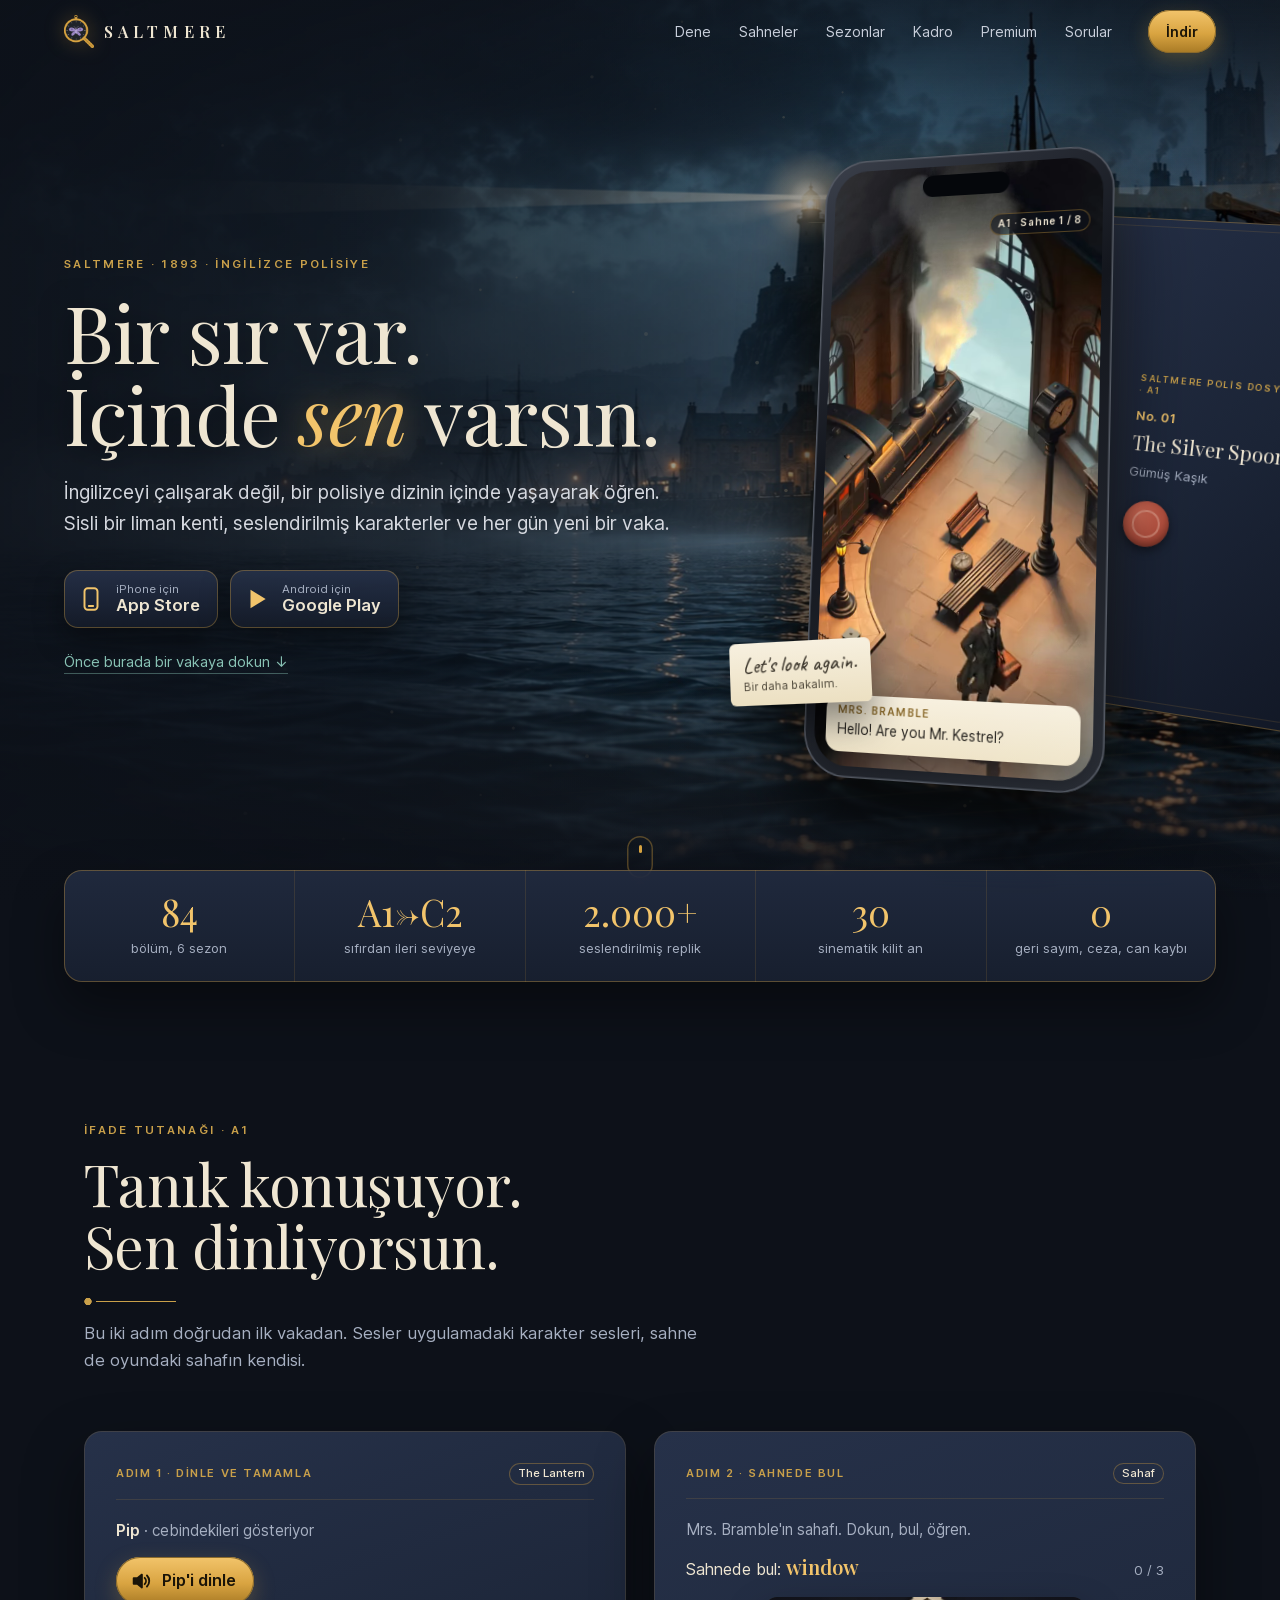
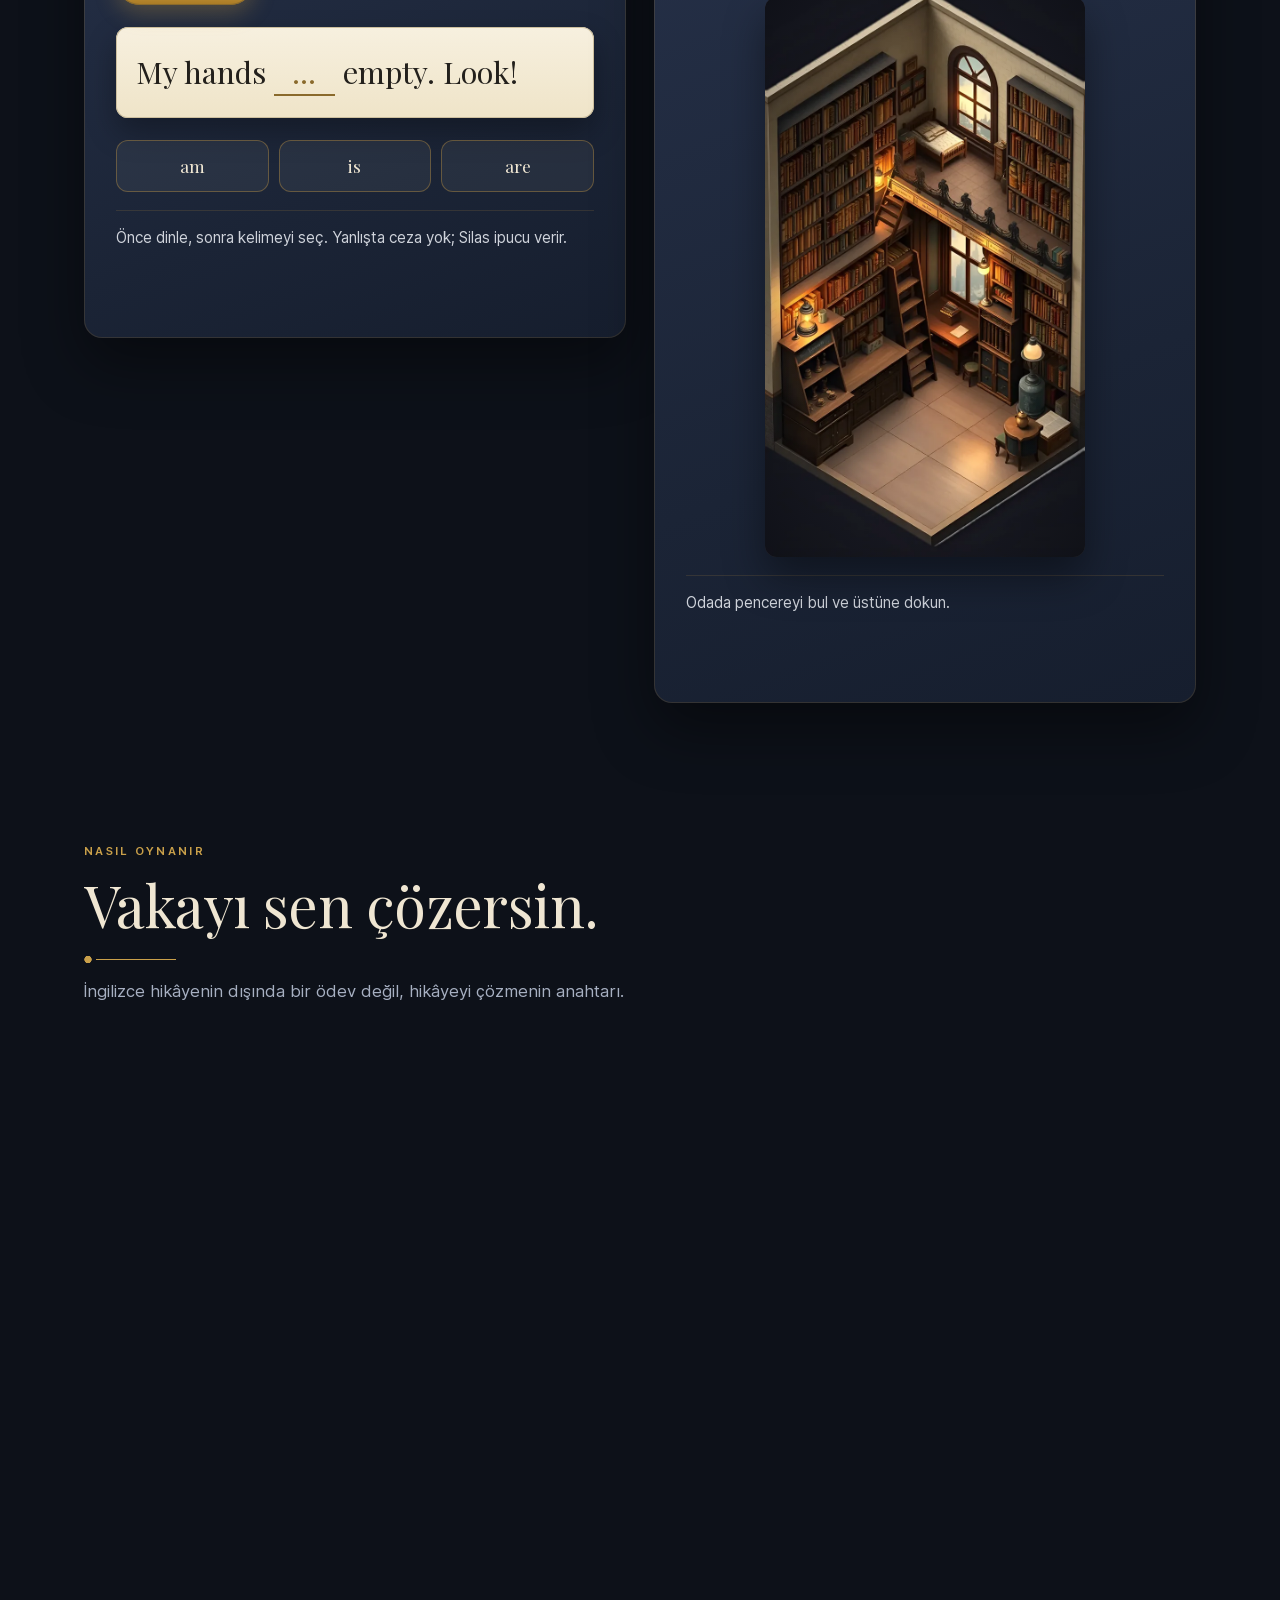
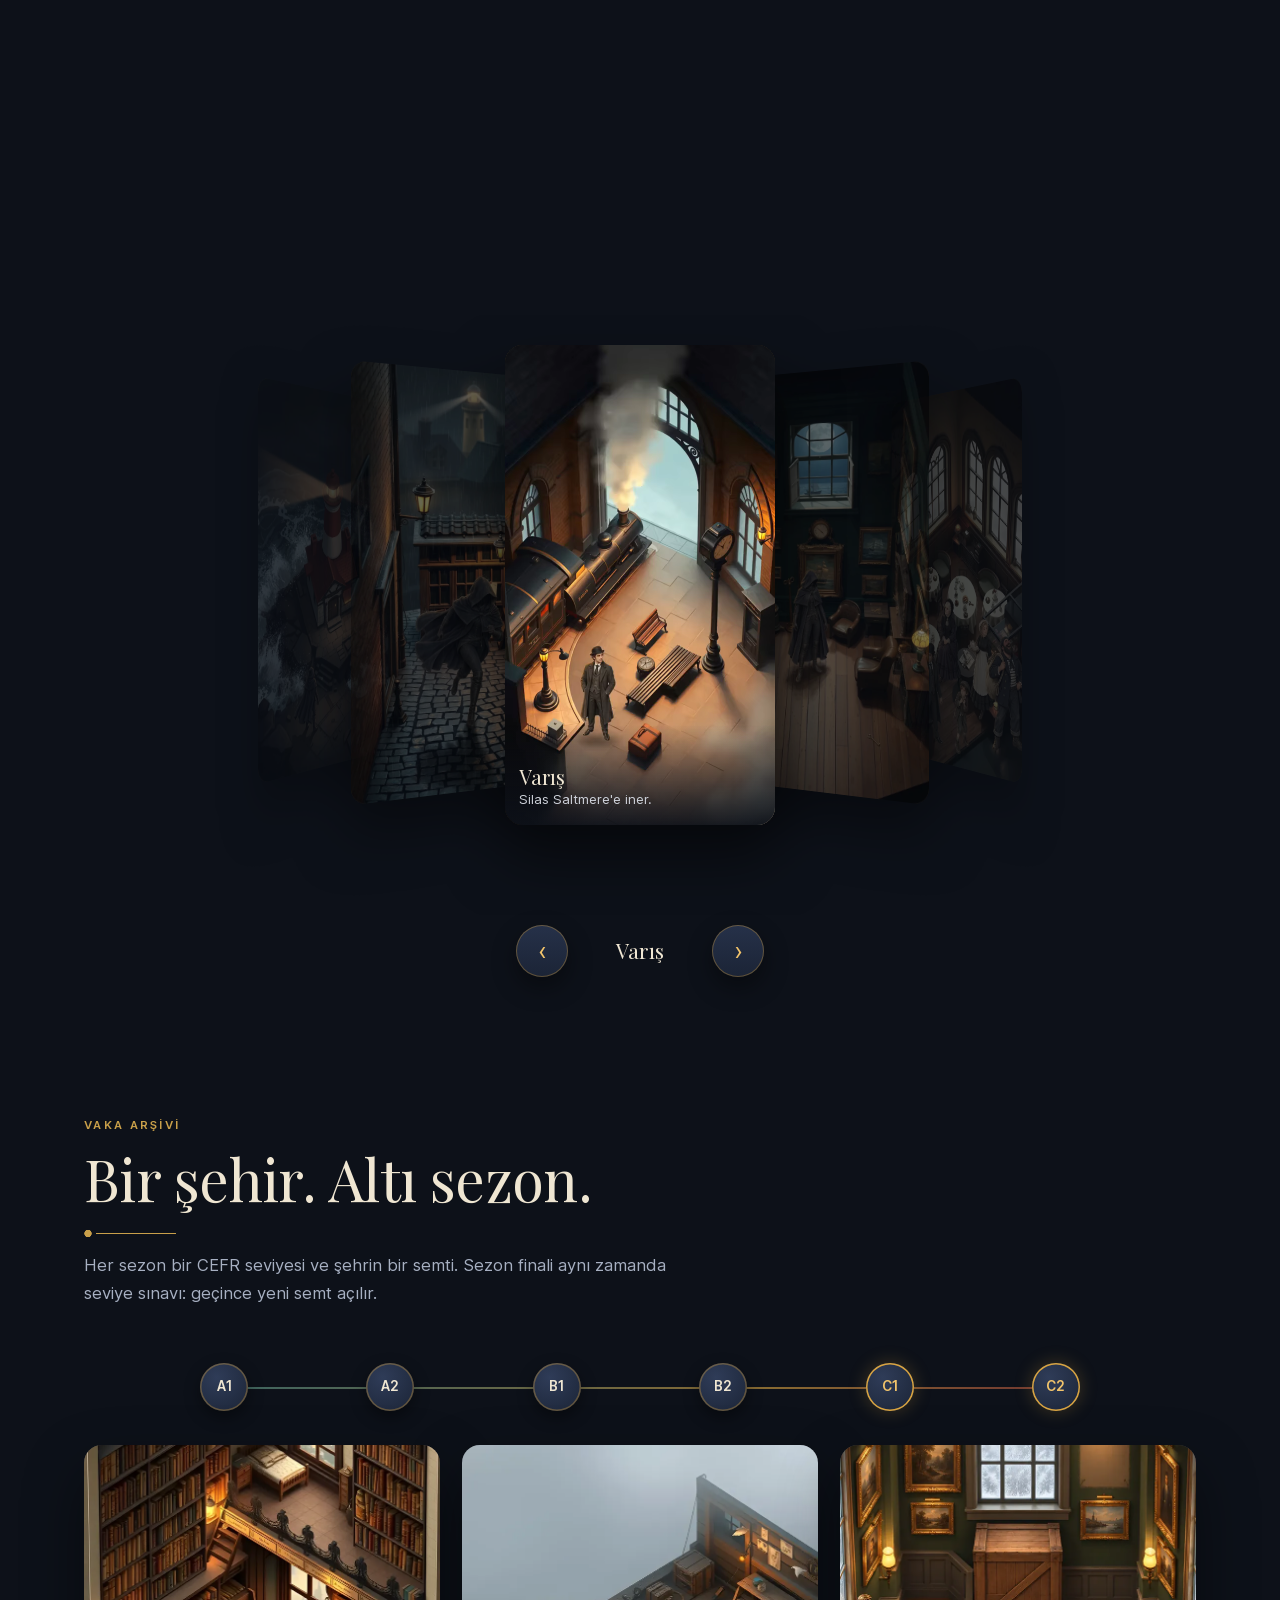
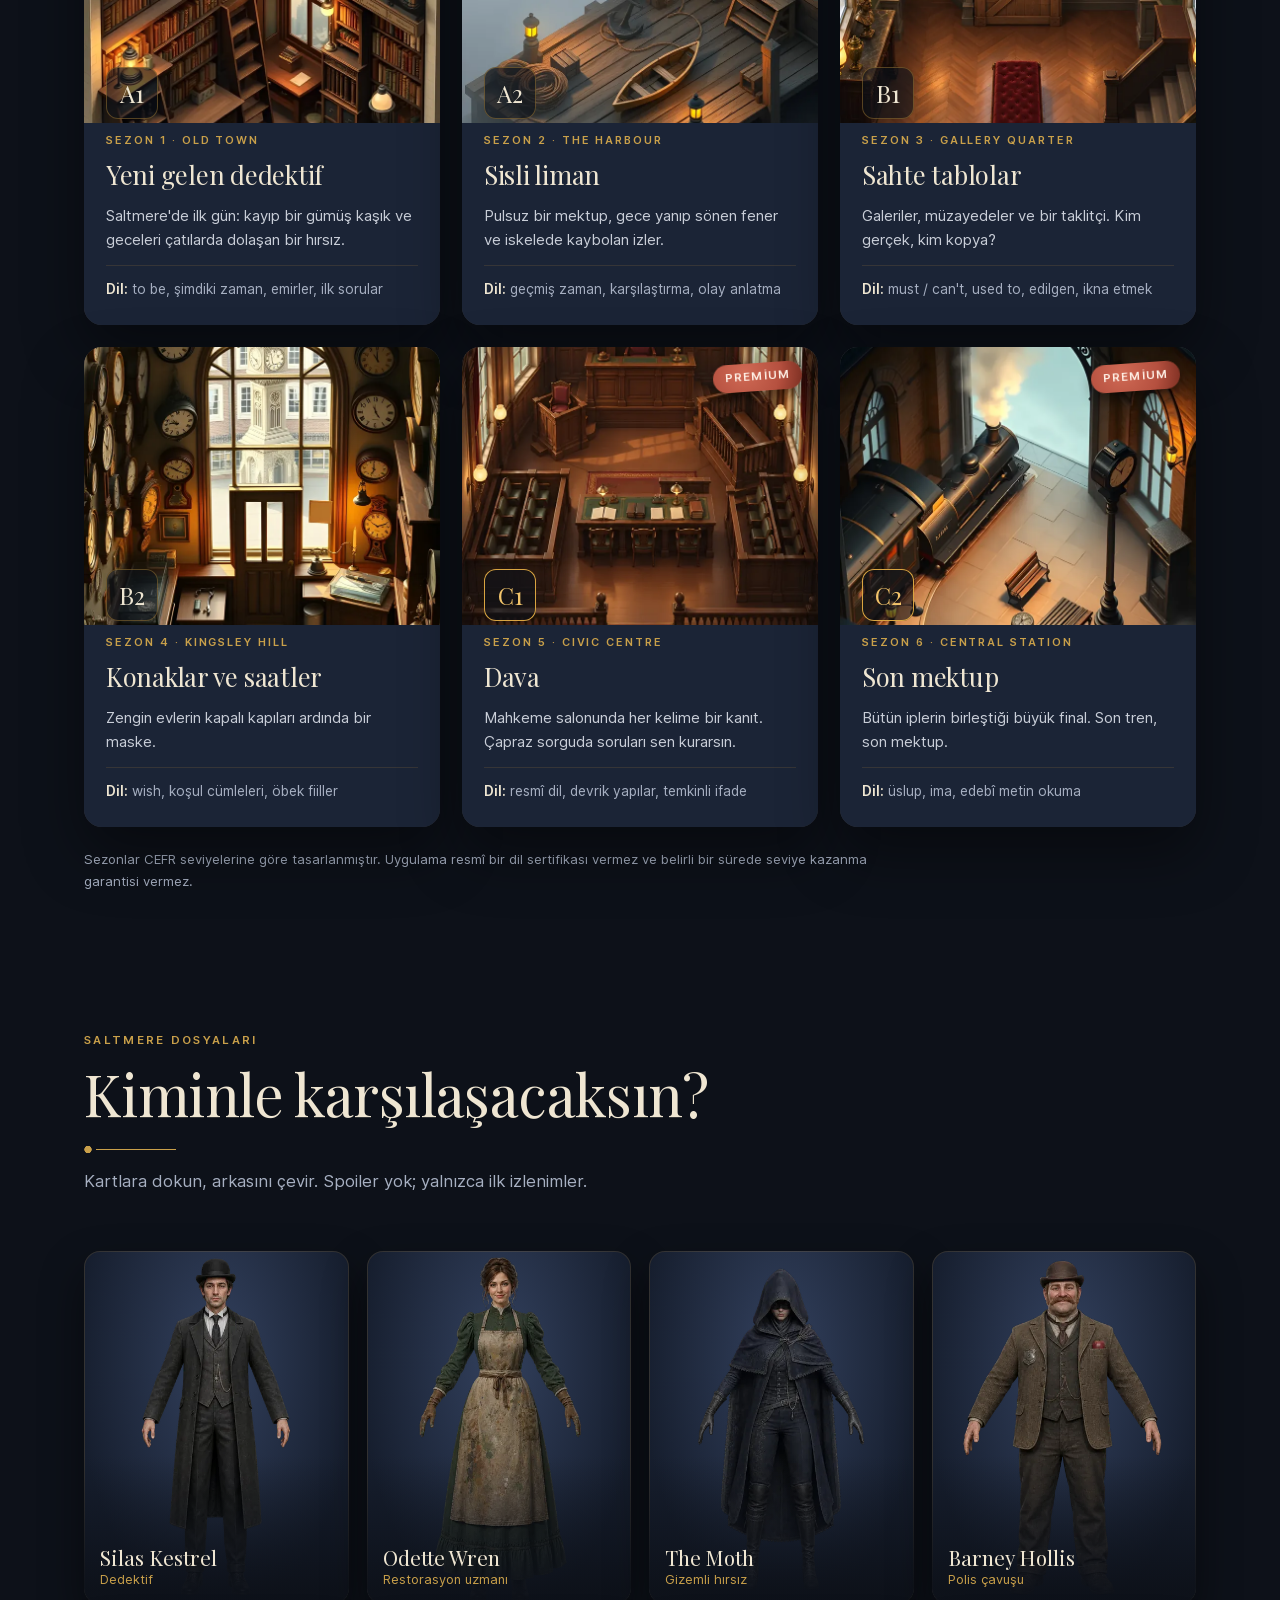
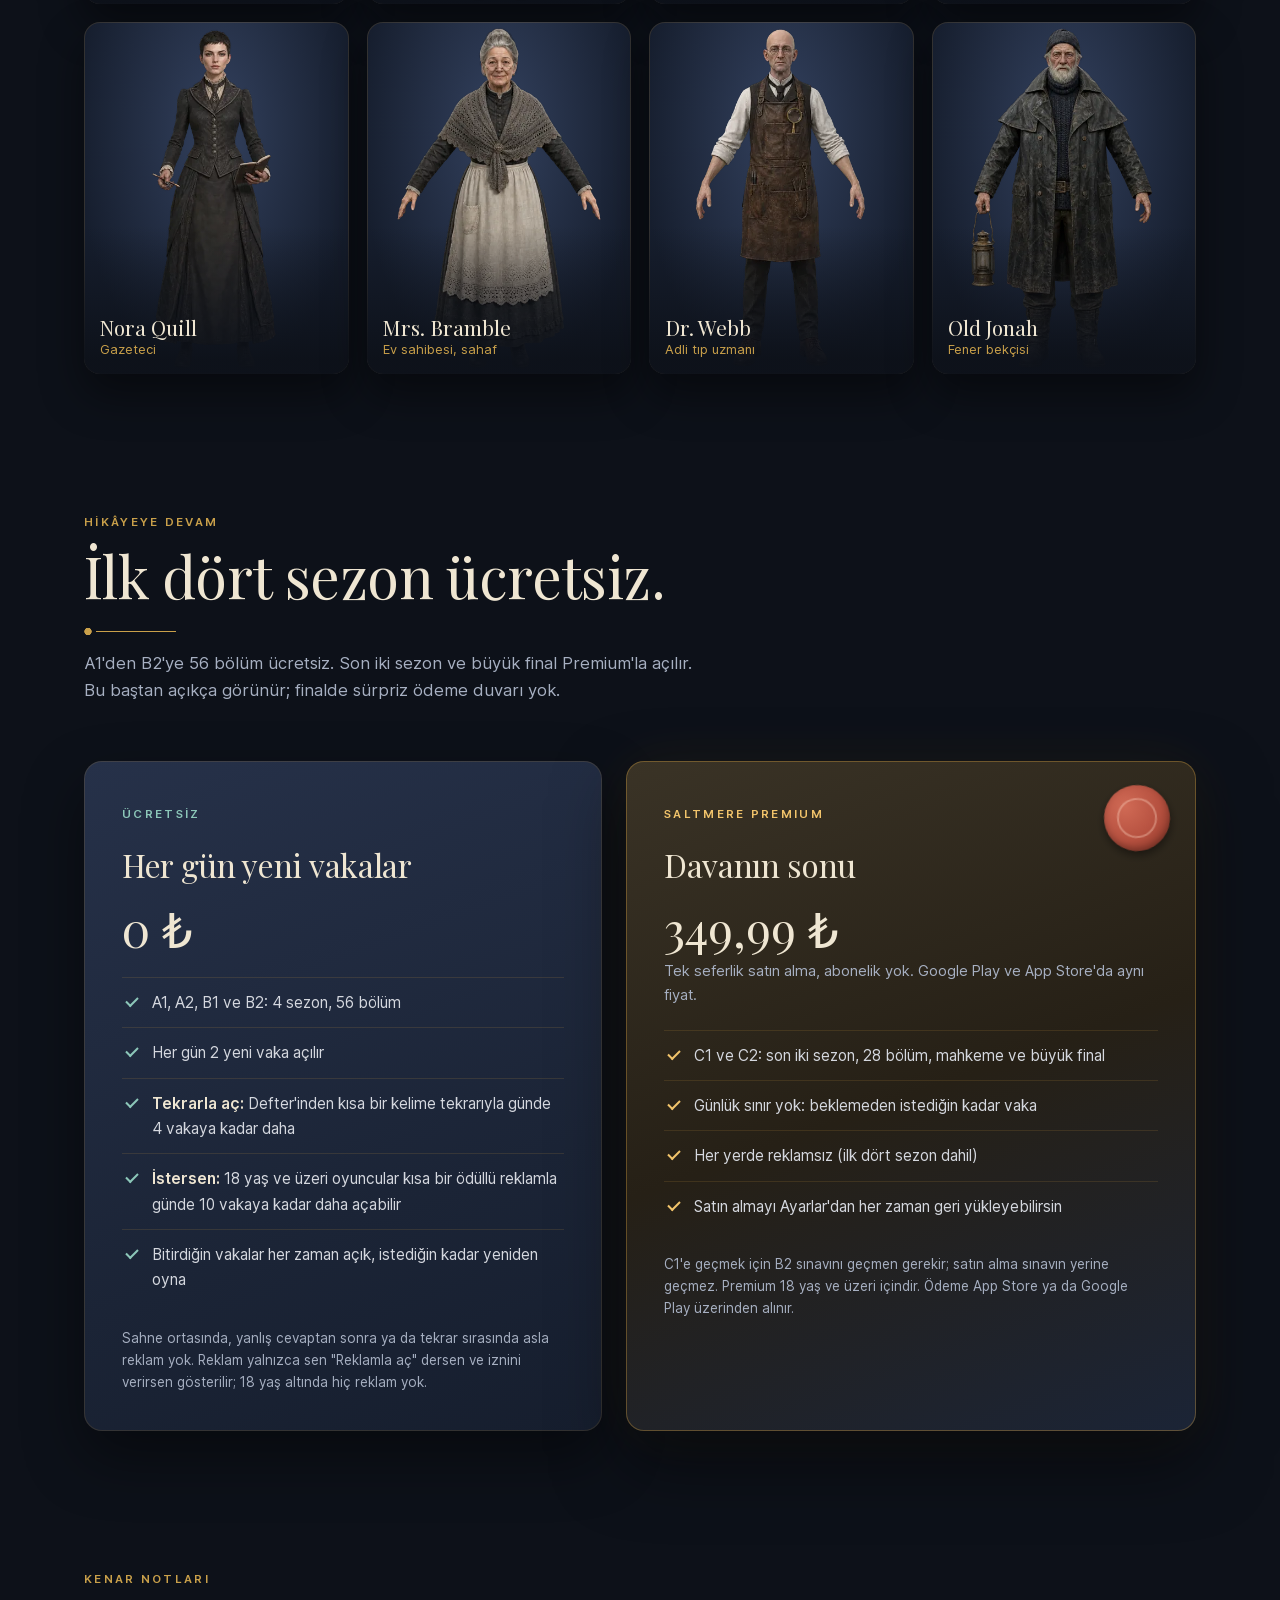
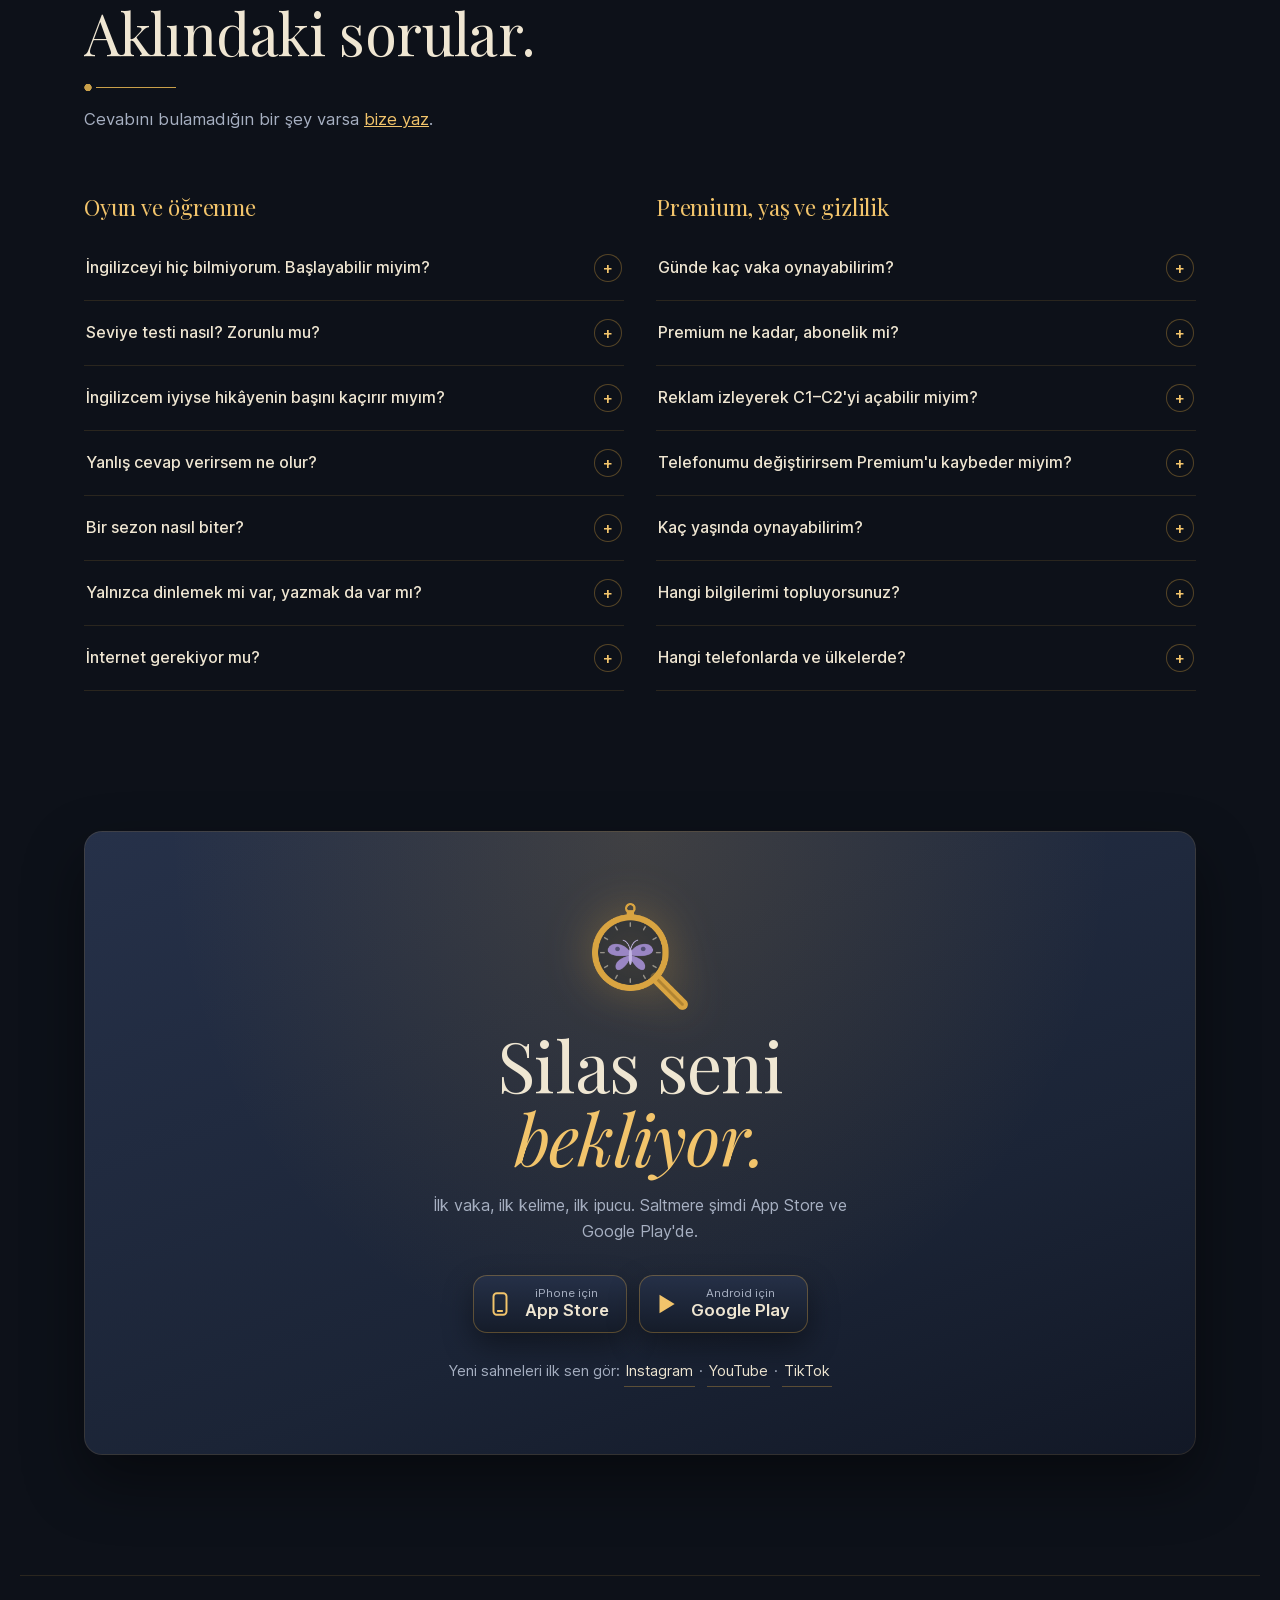
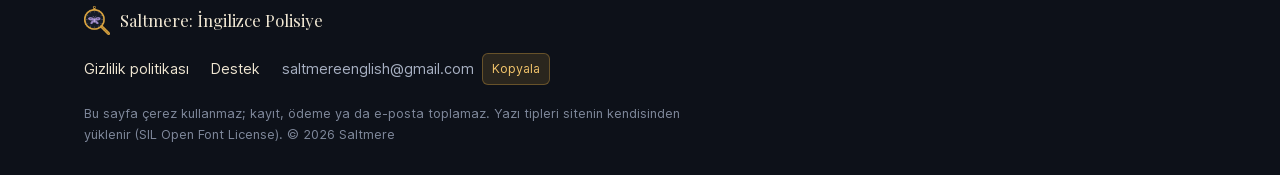
<file: index.html>
<!doctype html>
<html lang="tr">
<head>
  <meta charset="utf-8">
  <meta name="viewport" content="width=device-width, initial-scale=1, viewport-fit=cover">
  <meta name="theme-color" content="#0d1119">
  <meta name="color-scheme" content="dark">
  <meta name="apple-itunes-app" content="app-id=6823433186">
  <title>Saltmere — Ders değil, dizi.</title>
  <meta name="description" content="Saltmere: İngilizceyi 1893'te geçen interaktif bir polisiye dizinin içinde öğren. 84 bölüm, 6 sezon, A1'den C2'ye. Dinle, incele, sorgula, karar ver.">
  <meta property="og:title" content="Saltmere — Ders değil, dizi.">
  <meta property="og:description" content="İngilizceyi bir polisiye dizinin içinde yaşa. 84 bölüm, 6 sezon, A1'den C2'ye. Seslendirilmiş karakterler, sinematik sahneler, senin kararların.">
  <meta property="og:type" content="website">
  <meta property="og:url" content="https://saltmere.github.io/">
  <meta property="og:image" content="https://saltmere.github.io/saltmere-depth.jpg">
  <meta name="twitter:card" content="summary_large_image">
  <link rel="canonical" href="https://saltmere.github.io/">
  <link rel="icon" type="image/png" sizes="32x32" href="icon_32.png">
  <link rel="apple-touch-icon" href="icon_192.png">
  <link rel="preload" href="fonts/PlayfairDisplay-Regular.woff2" as="font" type="font/woff2" crossorigin>
  <link rel="preload" href="fonts/Inter-Regular.woff2" as="font" type="font/woff2" crossorigin>
  <link rel="stylesheet" href="styles.css?v=20261022">
  <script src="app.js?v=20261022" defer></script>
  <script type="application/ld+json">{"@context":"https://schema.org","@type":"MobileApplication","name":"Saltmere: İngilizce Polisiye","operatingSystem":"iOS, Android","applicationCategory":"EducationalApplication","inLanguage":"tr","description":"İngilizceyi 1893'te geçen interaktif bir polisiye dizinin içinde öğreten mobil uygulama. 84 bölüm, 6 sezon, A1'den C2'ye.","offers":{"@type":"Offer","price":"0","priceCurrency":"TRY"}}</script>
</head>
<body>
  <a class="skip" href="#icerik">İçeriğe geç</a>

  <header class="bar" id="ust">
    <a class="brand" href="#baslangic" aria-label="Saltmere, sayfa başı">
      <img src="img/amblem.png" alt="" width="30" height="33">
      <span>SALTMERE</span>
    </a>
    <nav aria-label="Ana menü">
      <a href="#deneme">Dene</a>
      <a href="#sahneler">Sahneler</a>
      <a href="#sezonlar">Sezonlar</a>
      <a href="#kadro">Kadro</a>
      <a href="#premium">Premium</a>
      <a href="#sorular">Sorular</a>
    </nav>
    <a class="bar-cta" href="#indir">İndir</a>
  </header>

  <main id="icerik">
    <!-- Canlı liman -->
    <section class="hero" id="baslangic" aria-labelledby="hero-baslik">
      <div class="harbor" aria-hidden="true">
        <div class="plate" data-depth="0.35">
          <img class="plate-img" src="saltmere-depth.jpg" alt="" width="1672" height="941" fetchpriority="high">
          <span class="beam"><i></i><i></i></span>
          <span class="lamp lamp-light"></span>
          <span class="lamp lamp-street"></span>
          <span class="shimmer"></span>
        </div>
        <span class="fog fog-a" data-depth="0.7"></span>
        <span class="fog fog-b" data-depth="1"></span>
        <canvas id="tozlar" data-depth="1.4"></canvas>
        <span class="shade"></span>
      </div>

      <div class="hero-copy">
        <p class="kicker">SALTMERE · 1893 · İNGİLİZCE POLİSİYE</p>
        <h1 id="hero-baslik">Bir sır var.<br>İçinde <em>sen</em> varsın.</h1>
        <p class="lead">İngilizceyi çalışarak değil, bir polisiye dizinin içinde yaşayarak öğren. Sisli bir liman kenti, seslendirilmiş karakterler ve her gün yeni bir vaka.</p>
        <div class="stores" data-stores>
          <a class="store live" data-store="ios" href="https://apps.apple.com/tr/app/id6823433186" rel="noopener"><svg viewBox="0 0 24 24" aria-hidden="true"><rect x="6" y="2" width="12" height="20" rx="3"/><path d="M10 18.5h4"/></svg><span><small>iPhone için</small>App Store</span></a>
          <a class="store live" data-store="android" href="https://play.google.com/store/apps/details?id=com.saltmere.app" rel="noopener"><svg viewBox="0 0 24 24" aria-hidden="true"><path d="M6 3.5v17l14-8.5z"/></svg><span><small>Android için</small>Google Play</span></a>
        </div>
        <p class="hero-note"><a href="#deneme">Önce burada bir vakaya dokun ↓</a></p>
      </div>

      <div class="hero-device">
        <div class="device-rig" data-tilt>
          <div class="file-card" aria-hidden="true">
            <span class="fc-kicker">SALTMERE POLİS DOSYASI · A1</span>
            <span class="fc-no">No. 01</span>
            <span class="fc-title" lang="en">The Silver Spoon</span>
            <span class="fc-tr">Gümüş Kaşık</span>
            <span class="seal"></span>
          </div>
          <div class="phone" role="img" aria-label="Uygulamadan bir sahne: Silas Kestrel trenle Saltmere'e geliyor">
            <span class="notch" aria-hidden="true"></span>
            <video class="phone-video" poster="medya/silas_gelis.webp" muted loop playsinline autoplay preload="metadata" aria-hidden="true"><source src="medya/silas_gelis.mp4" type='video/mp4; codecs="avc1.64001F"'><source src="medya/silas_gelis.webm" type='video/webm; codecs="vp9"'></video>
            <div class="phone-ui" aria-hidden="true">
              <span class="pu-top">A1 · Sahne 1 / 8</span>
              <span class="pu-line"><b>Mrs. Bramble</b><span lang="en">Hello! Are you Mr. Kestrel?</span></span>
            </div>
          </div>
          <div class="note-tag" aria-hidden="true"><span lang="en">Let's look again.</span><small>Bir daha bakalım.</small></div>
        </div>
      </div>

      <a class="scroll-cue" href="#rakamlar" aria-label="Aşağı kaydır"><span></span></a>
    </section>

    <!-- Rakamlar -->
    <section class="facts" id="rakamlar" aria-label="Saltmere'de neler var">
      <dl>
        <div><dt>84</dt><dd>bölüm, 6 sezon</dd></div>
        <div><dt>A1→C2</dt><dd>sıfırdan ileri seviyeye</dd></div>
        <div><dt>2.000+</dt><dd>seslendirilmiş replik</dd></div>
        <div><dt>30</dt><dd>sinematik kilit an</dd></div>
        <div><dt>0</dt><dd>geri sayım, ceza, can kaybı</dd></div>
      </dl>
    </section>

    <!-- Dene -->
    <section class="section try" id="deneme" aria-labelledby="deneme-baslik">
      <div class="head">
        <p class="kicker">İFADE TUTANAĞI · A1</p>
        <h2 id="deneme-baslik">Tanık konuşuyor.<br>Sen dinliyorsun.</h2>
        <p>Bu iki adım doğrudan ilk vakadan. Sesler uygulamadaki karakter sesleri, sahne de oyundaki sahafın kendisi.</p>
      </div>

      <div class="try-grid">
        <article class="case" data-tilt-soft>
          <header class="case-top"><span>ADIM 1 · DİNLE VE TAMAMLA</span><span class="tag">The Lantern</span></header>
          <p class="who"><b>Pip</b> · cebindekileri gösteriyor</p>
          <button class="listen" type="button" data-audio="ses/pip.mp3">
            <svg viewBox="0 0 24 24" aria-hidden="true"><path d="M4 9v6h4l5 4V5L8 9z"/><path d="M16 8.5a5 5 0 0 1 0 7"/><path d="M18.5 6a8.5 8.5 0 0 1 0 12"/></svg>
            <span>Pip'i dinle</span>
          </button>
          <p class="sentence" lang="en">My hands <span class="slot" id="slot">…</span> empty. Look!</p>
          <div class="choices" role="group" aria-label="Boşluğa gelecek kelime">
            <button type="button" data-word="am" lang="en">am</button>
            <button type="button" data-word="is" lang="en">is</button>
            <button type="button" data-word="are" lang="en">are</button>
          </div>
          <div class="feedback" id="geri-bildirim" aria-live="polite">
            <p>Önce dinle, sonra kelimeyi seç. Yanlışta ceza yok; Silas ipucu verir.</p>
          </div>
        </article>

        <article class="case hunt">
          <header class="case-top"><span>ADIM 2 · SAHNEDE BUL</span><span class="tag">Sahaf</span></header>
          <p class="who">Mrs. Bramble'ın sahafı. Dokun, bul, öğren.</p>
          <p class="hunt-ask">Sahnede bul: <b lang="en" id="hedef">window</b> <span class="hunt-count" id="sayac">0 / 3</span></p>
          <div class="room" id="oda">
            <img src="img/sahne/bookshop.webp" alt="Sahafın izometrik görünümü: kitap rafları, pencereler, masa ve sandalyeler." width="720" height="1260" loading="lazy">
          </div>
          <div class="feedback" id="av-geri" aria-live="polite"><p>Odada pencereyi bul ve üstüne dokun.</p></div>
        </article>
      </div>
    </section>

    <!-- Nasıl oynanır -->
    <section class="section how" id="oynanis" aria-labelledby="nasil-baslik">
      <div class="head">
        <p class="kicker">NASIL OYNANIR</p>
        <h2 id="nasil-baslik">Vakayı sen çözersin.</h2>
        <p>İngilizce hikâyenin dışında bir ödev değil, hikâyeyi çözmenin anahtarı.</p>
      </div>
      <ol class="steps">
        <li class="step" data-tilt-soft>
          <img src="img/sahne/the_lantern.webp" alt="" width="720" height="1260" loading="lazy">
          <div><span class="step-no">01</span><h3>Dinle</h3><p>Her replik seslendirilmiş. Anlamadığın kelimeye dokun, Türkçesi gelsin; istersen Defter'ine ekle.</p></div>
        </li>
        <li class="step" data-tilt-soft>
          <img src="img/sahne/street_night.webp" alt="" width="720" height="1260" loading="lazy">
          <div><span class="step-no">02</span><h3>İncele</h3><p>Olay yerinde nesneleri bul, ipuçlarını panoya as. Kelimeler bir listede değil, sahnenin içinde.</p></div>
        </li>
        <li class="step" data-tilt-soft>
          <img src="img/sahne/harbour_office.webp" alt="" width="720" height="1260" loading="lazy">
          <div><span class="step-no">03</span><h3>Sorgula</h3><p>Şüphelileri tek tek dinle, doğru soruyu İngilizce kur, ifadelerdeki çelişkiyi yakala.</p></div>
        </li>
        <li class="step" data-tilt-soft>
          <img src="img/sahne/workshop.webp" alt="" width="720" height="1260" loading="lazy">
          <div><span class="step-no">04</span><h3>Karar ver</h3><p>Seçimlerin ilişkileri değiştirir. Geri sayım yok; düşünmek için istediğin kadar vaktin var.</p></div>
        </li>
      </ol>
    </section>

    <!-- Sinematik sahneler -->
    <section class="section reel" id="sahneler" aria-labelledby="sahne-baslik">
      <div class="head">
        <p class="kicker">KİLİT ANLAR</p>
        <h2 id="sahne-baslik">Dönüm noktaları<br>hareketli sahnelerle.</h2>
        <p>Döndür, seç, izle. Hikâyenin en önemli anları uygulamada kısa sinematik sahnelerle anlatılır.</p>
      </div>
      <div class="carousel">
        <div class="stage3d">
          <div class="ring3d" id="ring3d">
            <figure class="clip" data-clip="silas_gelis"><img src="medya/silas_gelis.webp" alt="Silas tren istasyonunda" width="540" height="960" loading="lazy"><figcaption><b>Varış</b>Silas Saltmere'e iner.</figcaption></figure>
            <figure class="clip" data-clip="s1b05_moth_pencere"><img src="medya/s1b05_moth_pencere.webp" alt="Maskeli hırsız bir odada" width="540" height="960" loading="lazy"><figcaption><b>The Moth</b>Gece hırsızı ay ışığında.</figcaption></figure>
            <figure class="clip" data-clip="kasik_bulundu"><img src="medya/kasik_bulundu.webp" alt="The Lantern çay salonu kalabalık" width="540" height="960" loading="lazy"><figcaption><b>The Lantern</b>Kayıp gümüş kaşığın izi.</figcaption></figure>
            <figure class="clip" data-clip="l2_fener"><img src="medya/l2_fener.webp" alt="Fırtınada deniz feneri" width="540" height="960" loading="lazy"><figcaption><b>Fener</b>Fırtınada yanıp sönen işaret.</figcaption></figure>
            <figure class="clip" data-clip="l2_yagmur"><img src="medya/l2_yagmur.webp" alt="Yağmurda koşan pelerinli bir figür" width="540" height="960" loading="lazy"><figcaption><b>Kaçış</b>Yağmurda ıslak kaldırımlar.</figcaption></figure>
          </div>
        </div>
        <div class="carousel-nav">
          <button type="button" id="onceki" aria-label="Önceki sahne">‹</button>
          <span id="sahne-adi" aria-live="polite">Varış</span>
          <button type="button" id="sonraki" aria-label="Sonraki sahne">›</button>
        </div>
      </div>
    </section>

    <!-- Sezonlar -->
    <section class="section seasons" id="sezonlar" aria-labelledby="sezon-baslik">
      <div class="head">
        <p class="kicker">VAKA ARŞİVİ</p>
        <h2 id="sezon-baslik">Bir şehir. Altı sezon.</h2>
        <p>Her sezon bir CEFR seviyesi ve şehrin bir semti. Sezon finali aynı zamanda seviye sınavı: geçince yeni semt açılır.</p>
      </div>
      <ol class="path" aria-hidden="true"><li>A1</li><li>A2</li><li>B1</li><li>B2</li><li class="p">C1</li><li class="p">C2</li></ol>
      <ul class="dossiers">
        <li class="dossier" data-tilt-soft>
          <img src="img/sahne/bookshop.webp" alt="" width="720" height="1260" loading="lazy">
          <div class="d-body"><span class="d-lvl">A1</span><span class="d-season">SEZON 1 · OLD TOWN</span><h3>Yeni gelen dedektif</h3><p>Saltmere'de ilk gün: kayıp bir gümüş kaşık ve geceleri çatılarda dolaşan bir hırsız.</p><p class="d-lang"><b>Dil:</b> to be, şimdiki zaman, emirler, ilk sorular</p></div>
        </li>
        <li class="dossier" data-tilt-soft>
          <img src="img/sahne/docks.webp" alt="" width="720" height="1260" loading="lazy">
          <div class="d-body"><span class="d-lvl">A2</span><span class="d-season">SEZON 2 · THE HARBOUR</span><h3>Sisli liman</h3><p>Pulsuz bir mektup, gece yanıp sönen fener ve iskelede kaybolan izler.</p><p class="d-lang"><b>Dil:</b> geçmiş zaman, karşılaştırma, olay anlatma</p></div>
        </li>
        <li class="dossier" data-tilt-soft>
          <img src="img/sahne/gallery.webp" alt="" width="720" height="1260" loading="lazy">
          <div class="d-body"><span class="d-lvl">B1</span><span class="d-season">SEZON 3 · GALLERY QUARTER</span><h3>Sahte tablolar</h3><p>Galeriler, müzayedeler ve bir taklitçi. Kim gerçek, kim kopya?</p><p class="d-lang"><b>Dil:</b> must / can't, used to, edilgen, ikna etmek</p></div>
        </li>
        <li class="dossier" data-tilt-soft>
          <img src="img/sahne/clock_shop.webp" alt="" width="720" height="1260" loading="lazy">
          <div class="d-body"><span class="d-lvl">B2</span><span class="d-season">SEZON 4 · KINGSLEY HILL</span><h3>Konaklar ve saatler</h3><p>Zengin evlerin kapalı kapıları ardında bir maske.</p><p class="d-lang"><b>Dil:</b> wish, koşul cümleleri, öbek fiiller</p></div>
        </li>
        <li class="dossier premium" data-tilt-soft>
          <img src="img/sahne/courtroom.webp" alt="" width="720" height="1260" loading="lazy">
          <div class="d-body"><span class="d-lvl">C1</span><span class="d-season">SEZON 5 · CIVIC CENTRE</span><h3>Dava</h3><p>Mahkeme salonunda her kelime bir kanıt. Çapraz sorguda soruları sen kurarsın.</p><p class="d-lang"><b>Dil:</b> resmî dil, devrik yapılar, temkinli ifade</p></div>
          <span class="wax">Premium</span>
        </li>
        <li class="dossier premium" data-tilt-soft>
          <img src="img/sahne/train_station.webp" alt="" width="720" height="1260" loading="lazy">
          <div class="d-body"><span class="d-lvl">C2</span><span class="d-season">SEZON 6 · CENTRAL STATION</span><h3>Son mektup</h3><p>Bütün iplerin birleştiği büyük final. Son tren, son mektup.</p><p class="d-lang"><b>Dil:</b> üslup, ima, edebî metin okuma</p></div>
          <span class="wax">Premium</span>
        </li>
      </ul>
      <p class="fine">Sezonlar CEFR seviyelerine göre tasarlanmıştır. Uygulama resmî bir dil sertifikası vermez ve belirli bir sürede seviye kazanma garantisi vermez.</p>
    </section>

    <!-- Kadro -->
    <section class="section cast" id="kadro" aria-labelledby="kadro-baslik">
      <div class="head">
        <p class="kicker">SALTMERE DOSYALARI</p>
        <h2 id="kadro-baslik">Kiminle karşılaşacaksın?</h2>
        <p>Kartlara dokun, arkasını çevir. Spoiler yok; yalnızca ilk izlenimler.</p>
      </div>
      <ul class="cards">
        <li><button class="flip" type="button" aria-pressed="false"><span class="f front"><img src="img/kadro/silas_kestrel.webp" alt="" width="480" height="640" loading="lazy"><b>Silas Kestrel</b><small>Dedektif</small></span><span class="f backside"><b>Silas Kestrel</b><span>Londra'dan Saltmere'e yeni gelen dedektif. Çok iyi gözlem yapar ama kararlarını iki kez düşünür.</span><q lang="en">Let's look again.</q></span></button></li>
        <li><button class="flip" type="button" aria-pressed="false"><span class="f front"><img src="img/kadro/odette_wren.webp" alt="" width="480" height="640" loading="lazy"><b>Odette Wren</b><small>Restorasyon uzmanı</small></span><span class="f backside"><b>Odette Wren</b><span>Liman yakınındaki atölyesinde eski tabloları ve kırık eşyaları onarır. Hızlı düşünür ve Silas'a ilk günden meydan okur.</span></span></button></li>
        <li><button class="flip" type="button" aria-pressed="false"><span class="f front"><img src="img/kadro/the_moth.webp" alt="" width="480" height="640" loading="lazy"><b>The Moth</b><small>Gizemli hırsız</small></span><span class="f backside"><b>The Moth</b><span>Saltmere'in gece hırsızı. Kimse yüzünü görmedi; şehirde herkesin onun hakkında anlatacak bir hikâyesi var.</span></span></button></li>
        <li><button class="flip" type="button" aria-pressed="false"><span class="f front"><img src="img/kadro/barney_hollis.webp" alt="" width="480" height="640" loading="lazy"><b>Barney Hollis</b><small>Polis çavuşu</small></span><span class="f backside"><b>Barney Hollis</b><span>Silas'ın şehirdeki ilk dostu. Herkesi tanır, karısı Winnie'nin yemeklerini herkese över.</span></span></button></li>
        <li><button class="flip" type="button" aria-pressed="false"><span class="f front"><img src="img/kadro/nora_quill.webp" alt="" width="480" height="640" loading="lazy"><b>Nora Quill</b><small>Gazeteci</small></span><span class="f backside"><b>Nora Quill</b><span>The Herald'ın muhabiri. Bir haberin peşine düştü mü bırakmaz; soruları Silas'ınkiler kadar keskindir.</span></span></button></li>
        <li><button class="flip" type="button" aria-pressed="false"><span class="f front"><img src="img/kadro/hester_bramble.webp" alt="" width="480" height="640" loading="lazy"><b>Mrs. Bramble</b><small>Ev sahibesi, sahaf</small></span><span class="f backside"><b>Mrs. Bramble</b><span>Silas'ın ev sahibesi; alt katta küçük bir sahafı var. Kitaplarını da kiracılarını da aynı özenle düzenler.</span></span></button></li>
        <li><button class="flip" type="button" aria-pressed="false"><span class="f front"><img src="img/kadro/cornelius_webb.webp" alt="" width="480" height="640" loading="lazy"><b>Dr. Webb</b><small>Adli tıp uzmanı</small></span><span class="f backside"><b>Dr. Webb</b><span>Az konuşur, çok ölçer; kanıt olmadan hiçbir şeye "kesin" demez.</span></span></button></li>
        <li><button class="flip" type="button" aria-pressed="false"><span class="f front"><img src="img/kadro/old_jonah.webp" alt="" width="480" height="640" loading="lazy"><b>Old Jonah</b><small>Fener bekçisi</small></span><span class="f backside"><b>Old Jonah</b><span>Yıllardır Saltmere fenerinde çalışan yaşlı bekçi. Az konuşur ama denizi herkesten iyi bilir.</span></span></button></li>
      </ul>
    </section>

    <!-- Ücretsiz / Premium -->
    <section class="section plans" id="premium" aria-labelledby="plan-baslik">
      <div class="head">
        <p class="kicker">HİKÂYEYE DEVAM</p>
        <h2 id="plan-baslik">İlk dört sezon ücretsiz.</h2>
        <p>A1'den B2'ye 56 bölüm ücretsiz. Son iki sezon ve büyük final Premium'la açılır. Bu baştan açıkça görünür; finalde sürpriz ödeme duvarı yok.</p>
      </div>
      <div class="plan-grid">
        <article class="plan" data-tilt-soft>
          <span class="plan-k">ÜCRETSİZ</span>
          <h3>Her gün yeni vakalar</h3>
          <p class="price">0 ₺</p>
          <ul>
            <li>A1, A2, B1 ve B2: 4 sezon, 56 bölüm</li>
            <li>Her gün 2 yeni vaka açılır</li>
            <li><b>Tekrarla aç:</b> Defter'inden kısa bir kelime tekrarıyla günde 4 vakaya kadar daha</li>
            <li><b>İstersen:</b> 18 yaş ve üzeri oyuncular kısa bir ödüllü reklamla günde 10 vakaya kadar daha açabilir</li>
            <li>Bitirdiğin vakalar her zaman açık, istediğin kadar yeniden oyna</li>
          </ul>
          <p class="plan-fine">Sahne ortasında, yanlış cevaptan sonra ya da tekrar sırasında asla reklam yok. Reklam yalnızca sen "Reklamla aç" dersen ve iznini verirsen gösterilir; 18 yaş altında hiç reklam yok.</p>
        </article>
        <article class="plan gold" data-tilt-soft>
          <span class="plan-k">SALTMERE PREMIUM</span>
          <h3>Davanın sonu</h3>
          <p class="price">349,99 ₺</p>
          <p class="price-sub">Tek seferlik satın alma, abonelik yok. Google Play ve App Store'da aynı fiyat.</p>
          <ul>
            <li>C1 ve C2: son iki sezon, 28 bölüm, mahkeme ve büyük final</li>
            <li>Günlük sınır yok: beklemeden istediğin kadar vaka</li>
            <li>Her yerde reklamsız (ilk dört sezon dahil)</li>
            <li>Satın almayı Ayarlar'dan her zaman geri yükleyebilirsin</li>
          </ul>
          <p class="plan-fine">C1'e geçmek için B2 sınavını geçmen gerekir; satın alma sınavın yerine geçmez. Premium 18 yaş ve üzeri içindir. Ödeme App Store ya da Google Play üzerinden alınır.</p>
          <span class="seal big" aria-hidden="true"></span>
        </article>
      </div>
    </section>

    <!-- Sorular -->
    <section class="section faq" id="sorular" aria-labelledby="sss-baslik">
      <div class="head">
        <p class="kicker">KENAR NOTLARI</p>
        <h2 id="sss-baslik">Aklındaki sorular.</h2>
        <p>Cevabını bulamadığın bir şey varsa <a href="#iletisim">bize yaz</a>.</p>
      </div>
      <div class="faq-cols">
        <div class="faq-group">
          <h3>Oyun ve öğrenme</h3>
          <details><summary>İngilizceyi hiç bilmiyorum. Başlayabilir miyim?</summary><p>Evet. Sezon 1 (A1) ilk kelimelerle ve kısa cümlelerle başlar. Anlamadığın her kelimeye dokunup Türkçesini görebilirsin. Açılıştaki seviye testinde "Hiç bilmiyorum" deyip doğrudan başlayabilirsin.</p></details>
          <details><summary>Seviye testi nasıl? Zorunlu mu?</summary><p>Zorunlu değil. Test 12 kısa maddeden oluşur: karakterleri dinler, eksik kelimeyi ya da cümleyi yazarsın. Tahmin etmek yerine "Bilmiyorum, doğrusunu göster" diyebilirsin. Sonuç A1, A2 ya da B1 çıkar; B1'den başlarsan önceki sezonlar Hızlı Mod'la açılır.</p></details>
          <details><summary>İngilizcem iyiyse hikâyenin başını kaçırır mıyım?</summary><p>Hayır. Baştan başlayıp ilk sezonları Hızlı Mod'da hızla geçebilir ya da kendi seviyendeki sezona geçip önceki sezonların özetine bakabilirsin. Bitirdiğin sezonlar Arşiv'de her zaman açık.</p></details>
          <details><summary>Yanlış cevap verirsem ne olur?</summary><p>Hiçbir şey kaybetmezsin: can, ceza ya da bölümü baştan başlatma yok. Önce bir ipucu, sonra seçenekler gelir. Yanlış yaptığın kelimeler Defter'ine "tekrar" olarak eklenir ve sonra yeniden karşına çıkar.</p></details>
          <details><summary>Bir sezon nasıl biter?</summary><p>Her sezonun son bölümü bir sınavdır. Geçince yeni sezon ve şehrin yeni semti açılır. Geçemezsen hangi konuları ve hangi bölümleri tekrar etmen gerektiği gösterilir; istediğin kadar yeniden girebilirsin, kazandıkların silinmez.</p></details>
          <details><summary>Yalnızca dinlemek mi var, yazmak da var mı?</summary><p>İkisi de var. Bölümlerde dinleyip boşluk doldurursun, kelime ya da tam cümle yazarsın, şüphelilere İngilizce soru kurarsın. Seviye yükseldikçe kendi cümlelerini kurduğun ikna ve sorgu sahneleri gelir.</p></details>
          <details><summary>İnternet gerekiyor mu?</summary><p>Hayır. Bölümler, sesler ve sahneler uygulamanın içinde; internet olmadan da oynayabilirsin.</p></details>
        </div>
        <div class="faq-group">
          <h3>Premium, yaş ve gizlilik</h3>
          <details><summary>Günde kaç vaka oynayabilirim?</summary><p>Ücretsiz planda her gün 2 yeni vaka açılır. Defter'indeki kelimelerle kısa bir tekrar yaparak ("Tekrarla aç") günde 4 vakaya kadar daha açabilirsin. 18 yaş ve üzeriysen isteğe bağlı ödüllü reklamla günde 10 vakaya kadar daha açılır. Premium'da günlük sınır yoktur. Bitirdiğin vakalar her zaman açıktır.</p></details>
          <details><summary>Premium ne kadar, abonelik mi?</summary><p>Tek seferlik satın almadır, abonelik yoktur. Fiyatı 349,99 ₺ (Google Play ve App Store'da aynı). C1 ve C2 sezonlarını açar, günlük vaka sınırını kaldırır ve reklamları kaldırır. Kesin fiyatı satın almadan önce mağaza gösterir.</p></details>
          <details><summary>Reklam izleyerek C1–C2'yi açabilir miyim?</summary><p>Hayır. Reklam yalnızca ücretsiz sezonlarda ek vaka açar. C1 ve C2 yalnızca Premium ile açılır, ayrıca C1'e geçmek için B2 sınavını geçmen gerekir.</p></details>
          <details><summary>Telefonumu değiştirirsem Premium'u kaybeder miyim?</summary><p>Hayır. Aynı App Store ya da Google Play hesabıyla Ayarlar → Saltmere Premium → "Satın alımımı geri yükle" demen yeterli.</p></details>
          <details><summary>Kaç yaşında oynayabilirim?</summary><p>Saltmere 13 yaş ve üzeri içindir. 13–17 yaş arası oyuncular ücretsiz sezonların tamamını oynar ve ilerlemeleri yalnızca kendi telefonlarında kalır. Reklam, satın alma ve bulut yedeği 18 yaşında açılır.</p></details>
          <details><summary>Hangi bilgilerimi topluyorsunuz?</summary><p>Hesap açmak, e-posta ya da şifre vermek gerekmez. Yetişkin oyuncuların ilerlemesi isimsiz bir hesapla yedeklenebilir. Ayrıntılar <a href="/gizlilik/">gizlilik politikasında</a>. Verilerini uygulamada Ayarlar → Hesap ve gizlilik → "Verilerimi sil" ile silebilirsin.</p></details>
          <details><summary>Hangi telefonlarda ve ülkelerde?</summary><p>iPhone ve Android telefonlarda. İlk sürüm yalnızca Türkiye mağazalarında yayınlanıyor.</p></details>
        </div>
      </div>
    </section>

    <!-- İndir -->
    <section class="section closing" id="indir" aria-labelledby="indir-baslik">
      <div class="closing-card" data-tilt-soft>
        <img class="closing-emblem" src="img/amblem.png" alt="" width="110" height="122" loading="lazy">
        <h2 id="indir-baslik">Silas seni<br><em>bekliyor.</em></h2>
        <p data-store-text>İlk vaka, ilk kelime, ilk ipucu. Saltmere şimdi App Store ve Google Play'de.</p>
        <div class="stores" data-stores>
          <a class="store live" data-store="ios" href="https://apps.apple.com/tr/app/id6823433186" rel="noopener"><svg viewBox="0 0 24 24" aria-hidden="true"><rect x="6" y="2" width="12" height="20" rx="3"/><path d="M10 18.5h4"/></svg><span><small>iPhone için</small>App Store</span></a>
          <a class="store live" data-store="android" href="https://play.google.com/store/apps/details?id=com.saltmere.app" rel="noopener"><svg viewBox="0 0 24 24" aria-hidden="true"><path d="M6 3.5v17l14-8.5z"/></svg><span><small>Android için</small>Google Play</span></a>
        </div>
        <p class="follow">Yeni sahneleri ilk sen gör:
          <a href="https://www.instagram.com/saltmereenglish/" rel="noopener">Instagram</a> ·
          <a href="https://www.youtube.com/@saltmereenglish" rel="noopener">YouTube</a> ·
          <a href="https://www.tiktok.com/@saltmereenglish" rel="noopener">TikTok</a>
        </p>
      </div>
    </section>
  </main>

  <footer class="foot" id="iletisim">
    <div class="foot-brand"><img src="img/amblem.png" alt="" width="26" height="29" loading="lazy"><span>Saltmere: İngilizce Polisiye</span></div>
    <nav aria-label="Alt menü">
      <a href="/gizlilik/">Gizlilik politikası</a>
      <a href="/destek/">Destek</a>
      <span class="mail">saltmereenglish@gmail.com <button type="button" class="copy" data-copy="saltmereenglish@gmail.com">Kopyala</button></span>
    </nav>
    <p class="foot-note">Bu sayfa çerez kullanmaz; kayıt, ödeme ya da e-posta toplamaz. Yazı tipleri sitenin kendisinden yüklenir (SIL Open Font License). © 2026 Saltmere</p>
  </footer>
</body>
</html>
</file>
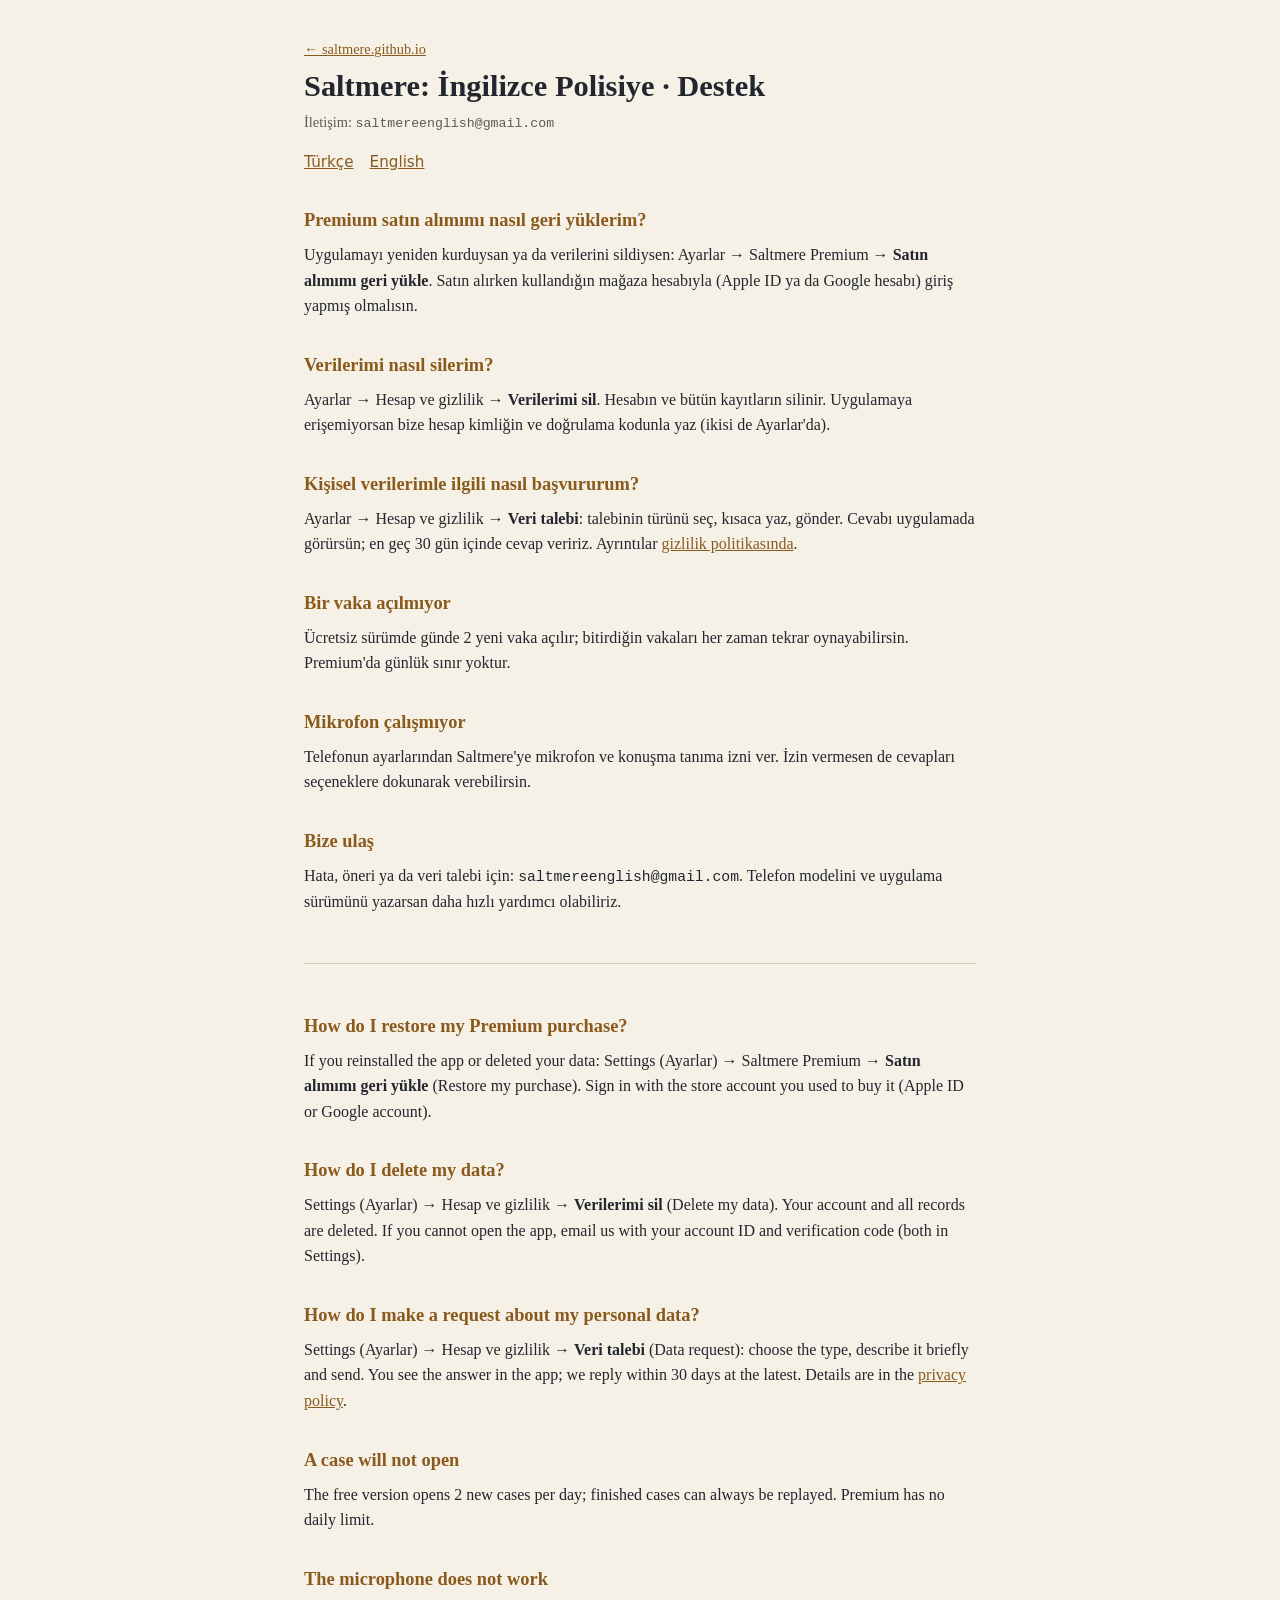
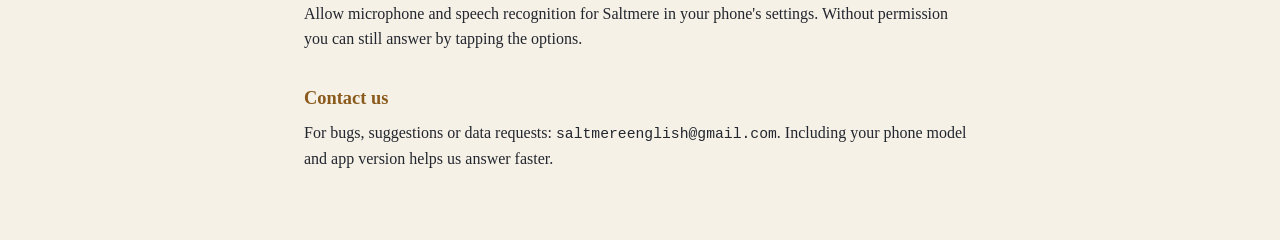
<file: destek/index.html>
<!doctype html>
<html lang="tr">
<head>
<meta charset="utf-8">
<meta name="viewport" content="width=device-width,initial-scale=1,viewport-fit=cover">
<title>Saltmere Destek</title>
<meta name="description" content="Saltmere: İngilizce Polisiye destek sayfası: satın alma, veri silme, iletişim.">
<link rel="canonical" href="https://saltmere.github.io/destek/">
<link rel="icon" href="/icon_32.png">
<style>*,*::before,*::after{box-sizing:border-box}body{margin:0}</style>
</head>
<body>
<style>
:root{--bg:#f6f1e7;--fg:#22262e;--muted:#5d5a52;--line:#d9cfbd;--accent:#8a5a1c}
@media (prefers-color-scheme:dark){:root:not([data-theme="light"]){--bg:#141a24;--fg:#ece4d4;--muted:#a9a293;--line:#2c3544;--accent:#e0b062;color-scheme:dark}}
:root[data-theme="dark"]{--bg:#141a24;--fg:#ece4d4;--muted:#a9a293;--line:#2c3544;--accent:#e0b062;color-scheme:dark}
body{background:var(--bg);color:var(--fg);font:16px/1.6 Georgia,"Times New Roman",serif;padding-inline:16px;padding-block:32px 64px}
main{max-width:42rem;margin:0 auto}
h1{font-size:1.9rem;line-height:1.2;margin:0 0 .25rem;text-wrap:balance}
h2{font-size:1.15rem;margin:2rem 0 .4rem;color:var(--accent)}
p{margin:.4rem 0}
.meta{color:var(--muted);font-size:.9rem}
nav{display:flex;gap:1rem;margin:1rem 0 2rem;font-family:system-ui,sans-serif;font-size:.95rem}
a{color:var(--accent)}
hr{border:0;border-top:1px solid var(--line);margin:3rem 0}
.mail{font-family:ui-monospace,Menlo,Consolas,monospace;font-size:.92em;user-select:all;overflow-wrap:anywhere}
</style>
<main>
<p class="meta"><a href="/">← saltmere.github.io</a></p>
<h1>Saltmere: İngilizce Polisiye · Destek</h1>
<p class="meta">İletişim: <span class="mail">saltmereenglish@gmail.com</span></p>
<nav><a href="#tr">Türkçe</a><a href="#en">English</a></nav>

<section id="tr" lang="tr">
<h2>Premium satın alımımı nasıl geri yüklerim?</h2>
<p>Uygulamayı yeniden kurduysan ya da verilerini sildiysen: Ayarlar → Saltmere Premium → <strong>Satın alımımı geri yükle</strong>. Satın alırken kullandığın mağaza hesabıyla (Apple ID ya da Google hesabı) giriş yapmış olmalısın.</p>

<h2>Verilerimi nasıl silerim?</h2>
<p>Ayarlar → Hesap ve gizlilik → <strong>Verilerimi sil</strong>. Hesabın ve bütün kayıtların silinir. Uygulamaya erişemiyorsan bize hesap kimliğin ve doğrulama kodunla yaz (ikisi de Ayarlar'da).</p>

<h2>Kişisel verilerimle ilgili nasıl başvururum?</h2>
<p>Ayarlar → Hesap ve gizlilik → <strong>Veri talebi</strong>: talebinin türünü seç, kısaca yaz, gönder. Cevabı uygulamada görürsün; en geç 30 gün içinde cevap veririz. Ayrıntılar <a href="/gizlilik/">gizlilik politikasında</a>.</p>

<h2>Bir vaka açılmıyor</h2>
<p>Ücretsiz sürümde günde 2 yeni vaka açılır; bitirdiğin vakaları her zaman tekrar oynayabilirsin. Premium'da günlük sınır yoktur.</p>

<h2>Mikrofon çalışmıyor</h2>
<p>Telefonun ayarlarından Saltmere'ye mikrofon ve konuşma tanıma izni ver. İzin vermesen de cevapları seçeneklere dokunarak verebilirsin.</p>

<h2>Bize ulaş</h2>
<p>Hata, öneri ya da veri talebi için: <span class="mail">saltmereenglish@gmail.com</span>. Telefon modelini ve uygulama sürümünü yazarsan daha hızlı yardımcı olabiliriz.</p>
</section>

<hr>

<section id="en" lang="en">
<h2>How do I restore my Premium purchase?</h2>
<p>If you reinstalled the app or deleted your data: Settings (Ayarlar) → Saltmere Premium → <strong>Satın alımımı geri yükle</strong> (Restore my purchase). Sign in with the store account you used to buy it (Apple ID or Google account).</p>

<h2>How do I delete my data?</h2>
<p>Settings (Ayarlar) → Hesap ve gizlilik → <strong>Verilerimi sil</strong> (Delete my data). Your account and all records are deleted. If you cannot open the app, email us with your account ID and verification code (both in Settings).</p>

<h2>How do I make a request about my personal data?</h2>
<p>Settings (Ayarlar) → Hesap ve gizlilik → <strong>Veri talebi</strong> (Data request): choose the type, describe it briefly and send. You see the answer in the app; we reply within 30 days at the latest. Details are in the <a href="/gizlilik/">privacy policy</a>.</p>

<h2>A case will not open</h2>
<p>The free version opens 2 new cases per day; finished cases can always be replayed. Premium has no daily limit.</p>

<h2>The microphone does not work</h2>
<p>Allow microphone and speech recognition for Saltmere in your phone's settings. Without permission you can still answer by tapping the options.</p>

<h2>Contact us</h2>
<p>For bugs, suggestions or data requests: <span class="mail">saltmereenglish@gmail.com</span>. Including your phone model and app version helps us answer faster.</p>
</section>
</main>
</body>
</html>
</file>
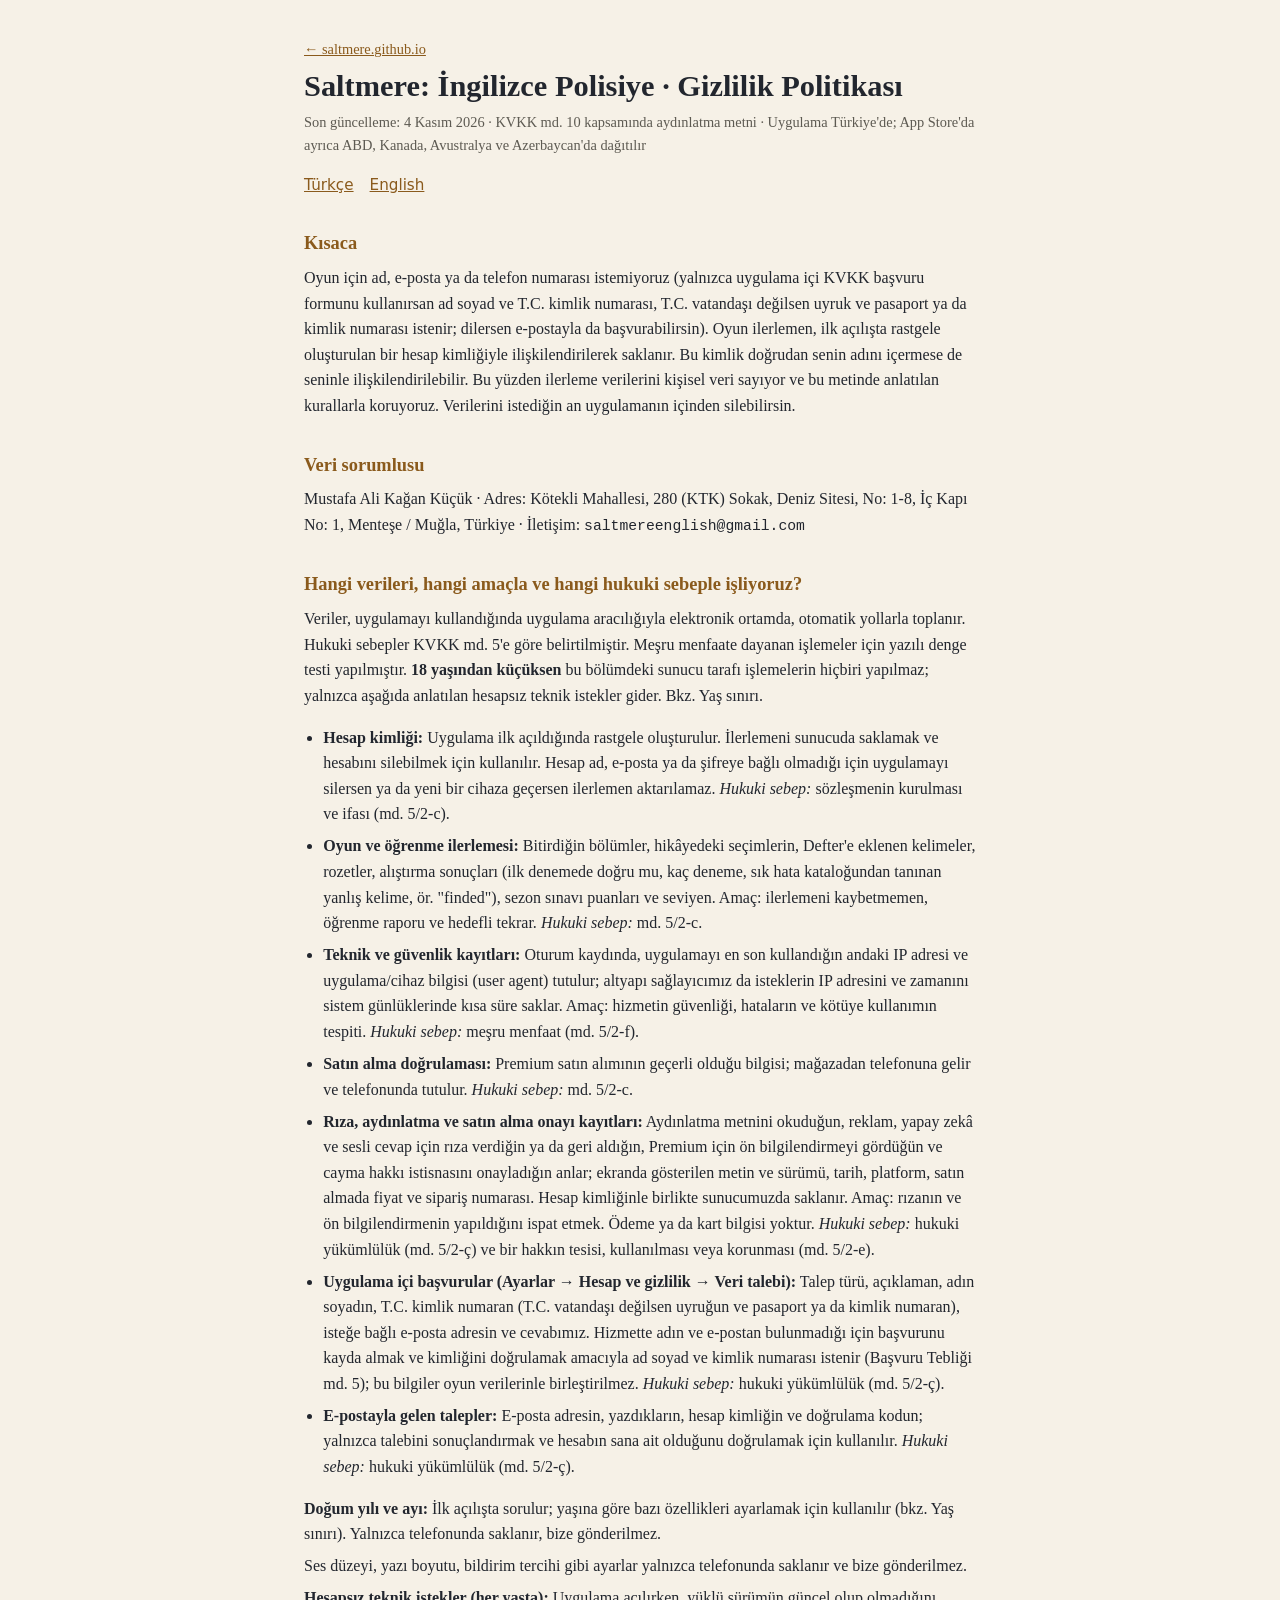
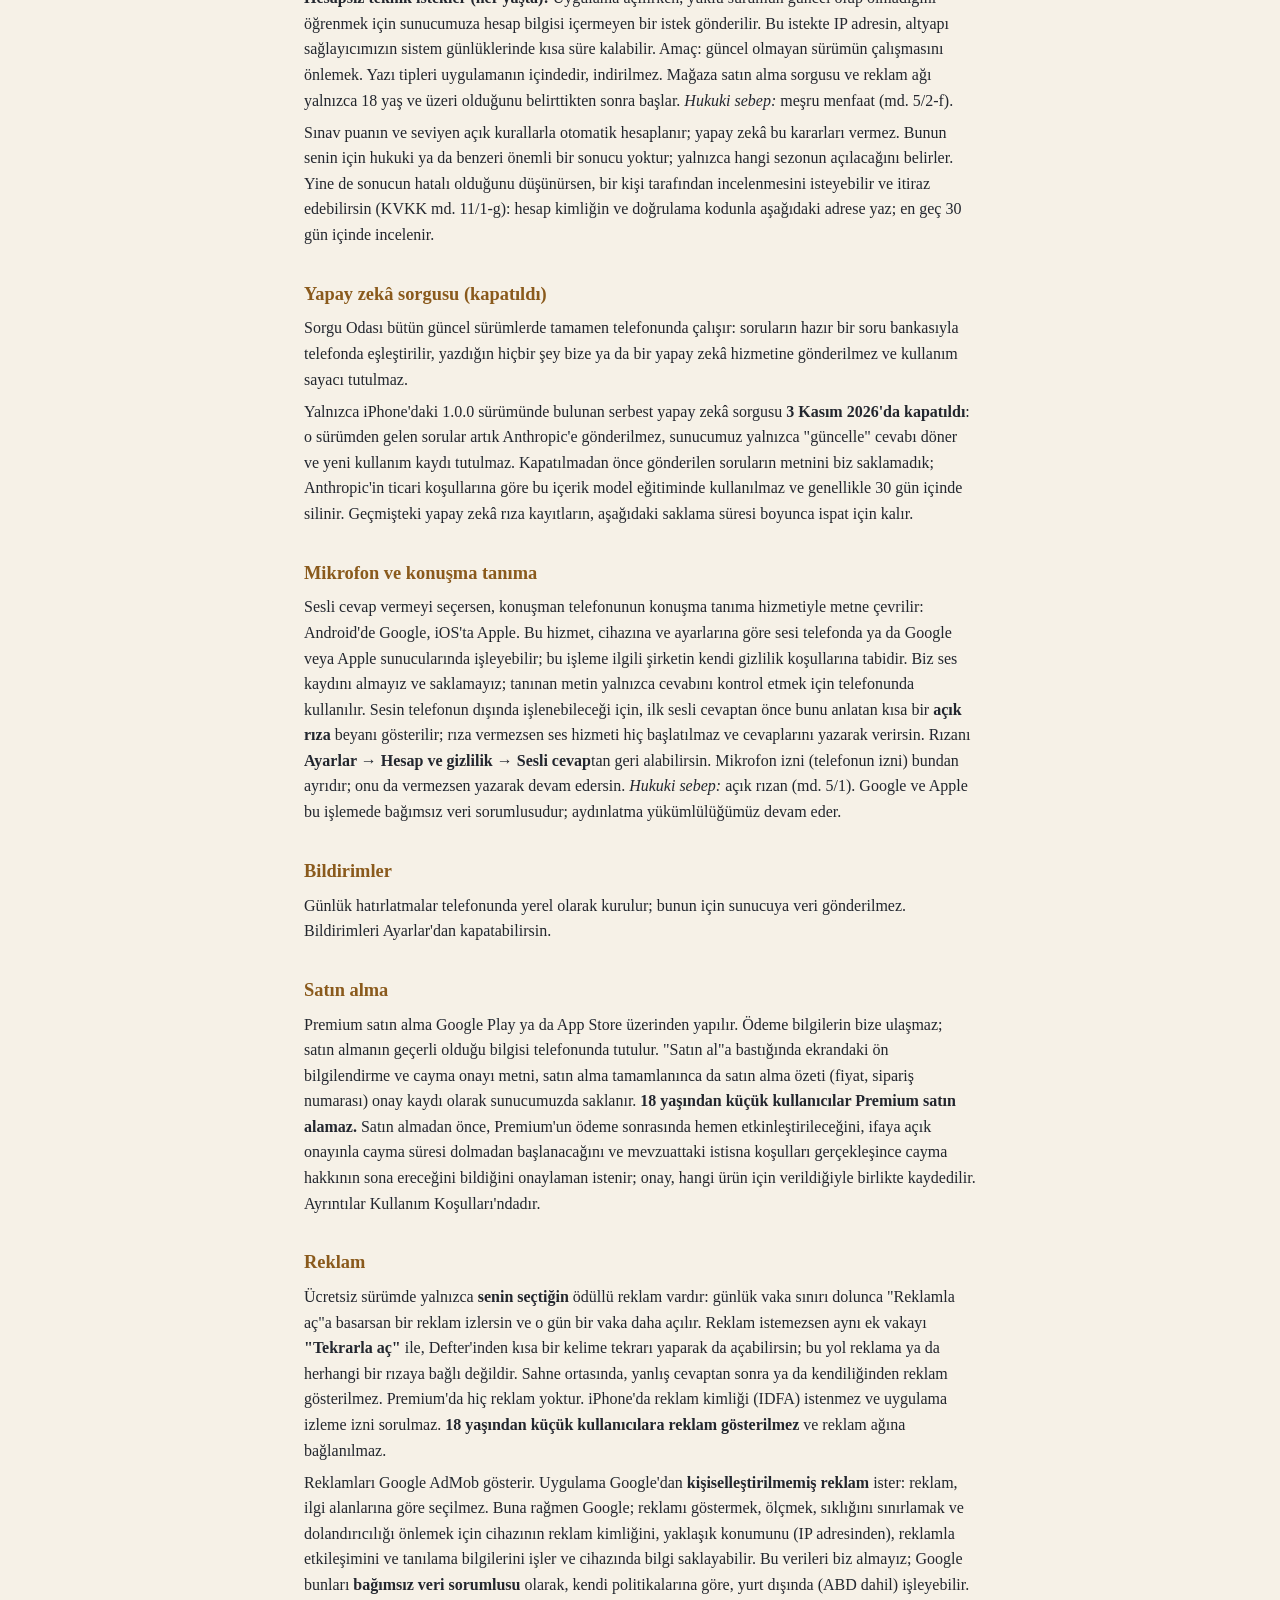
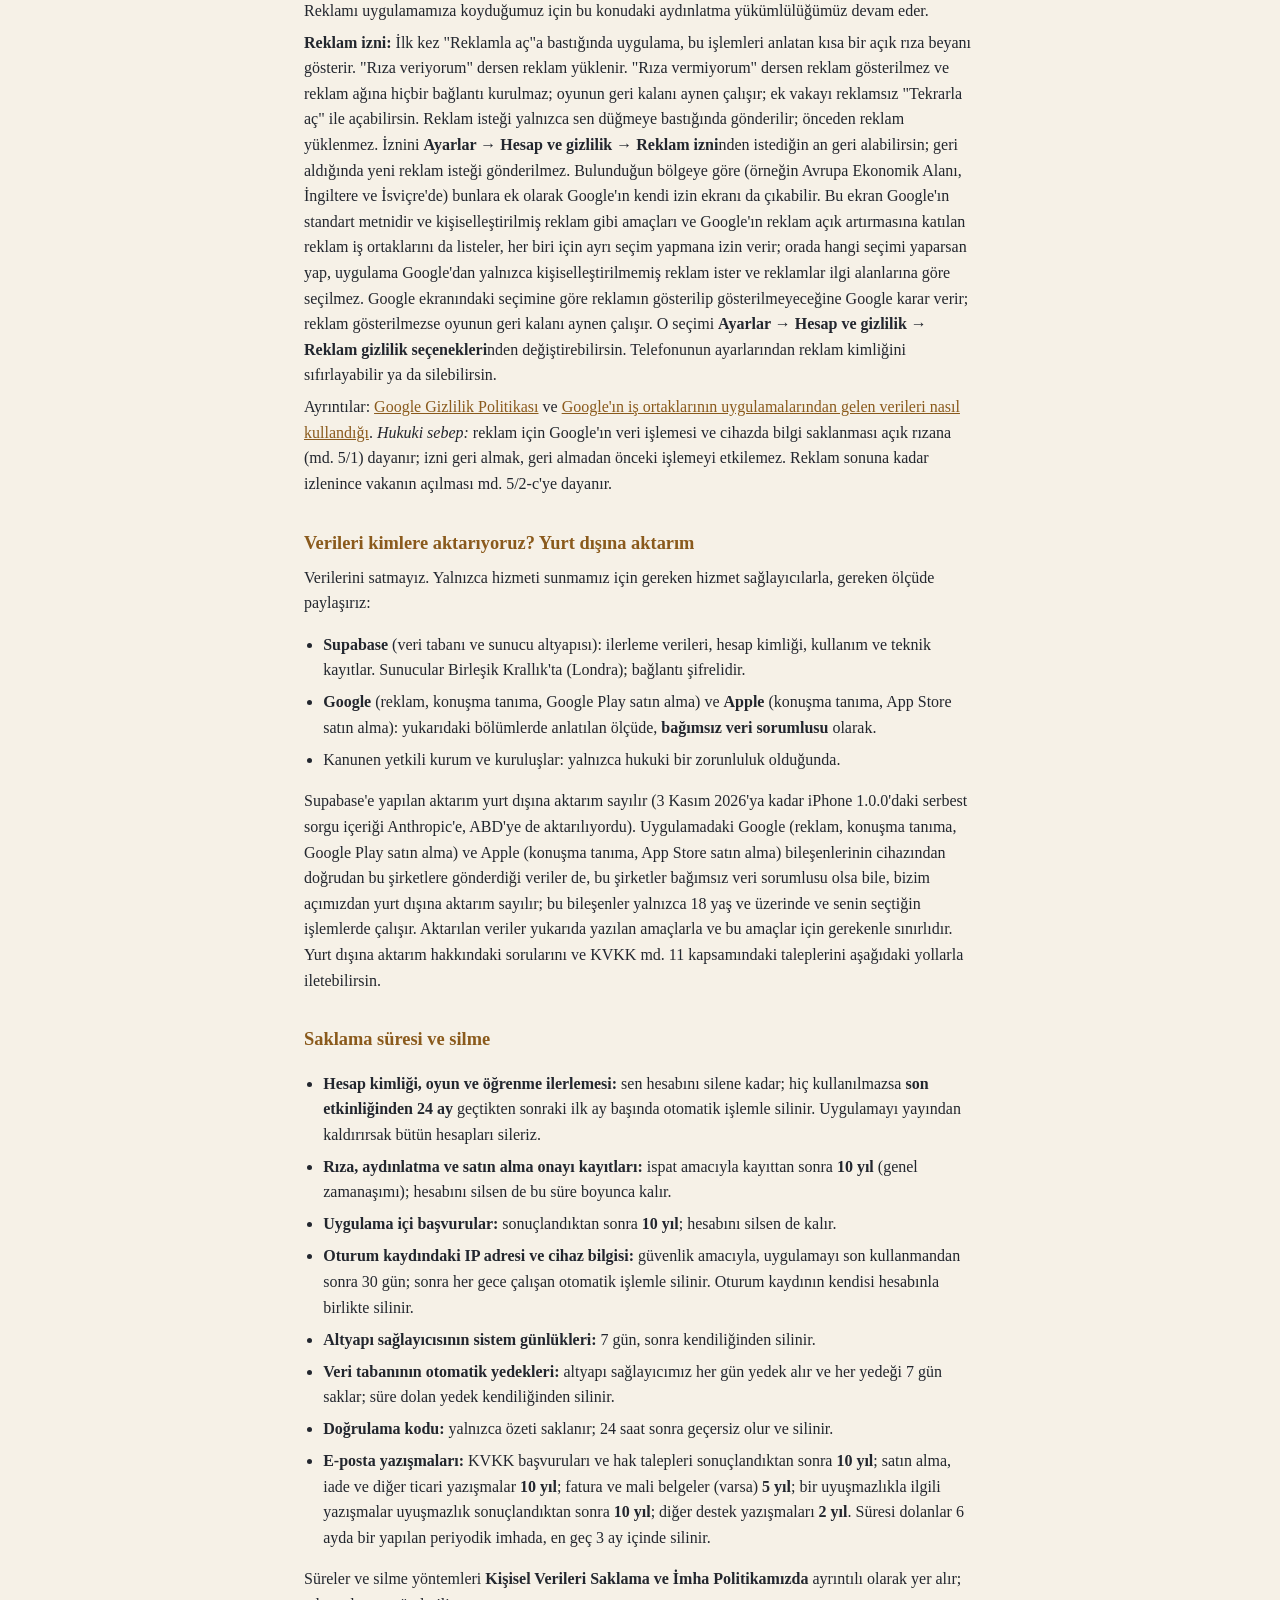
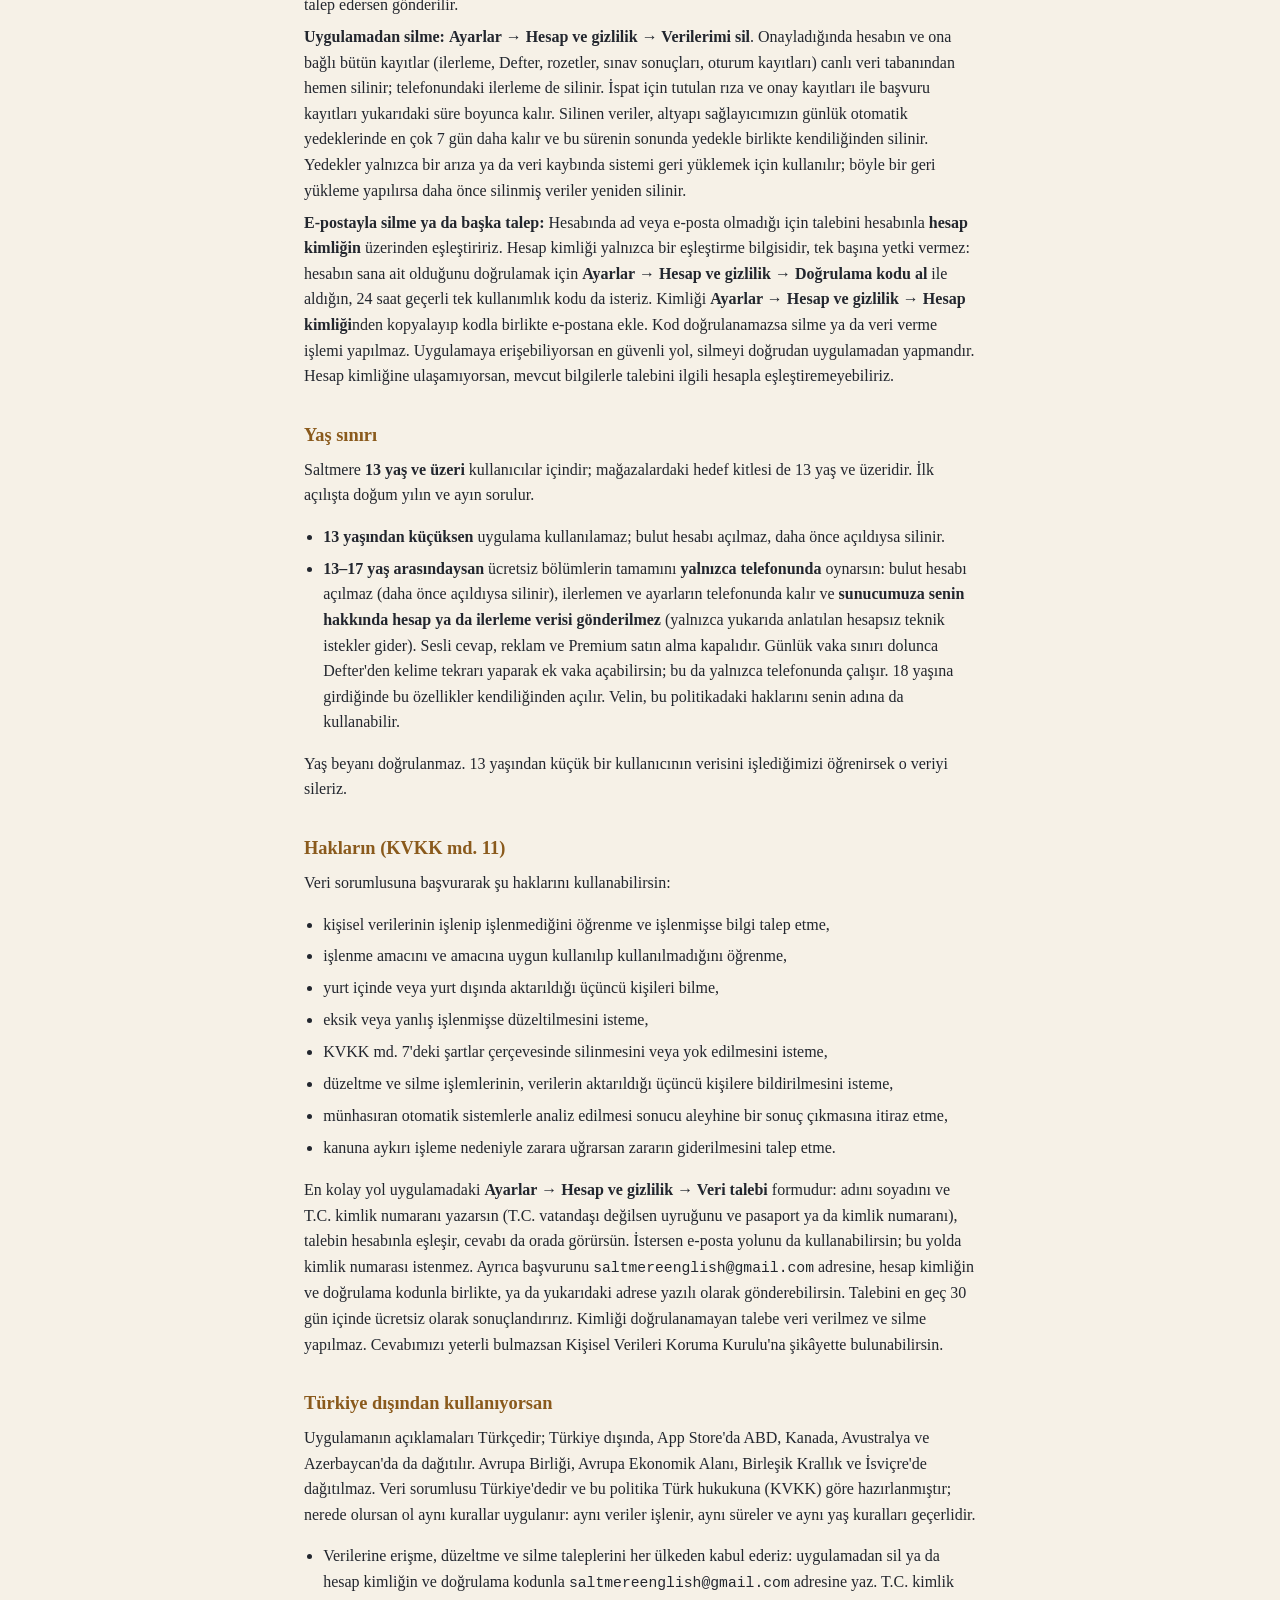
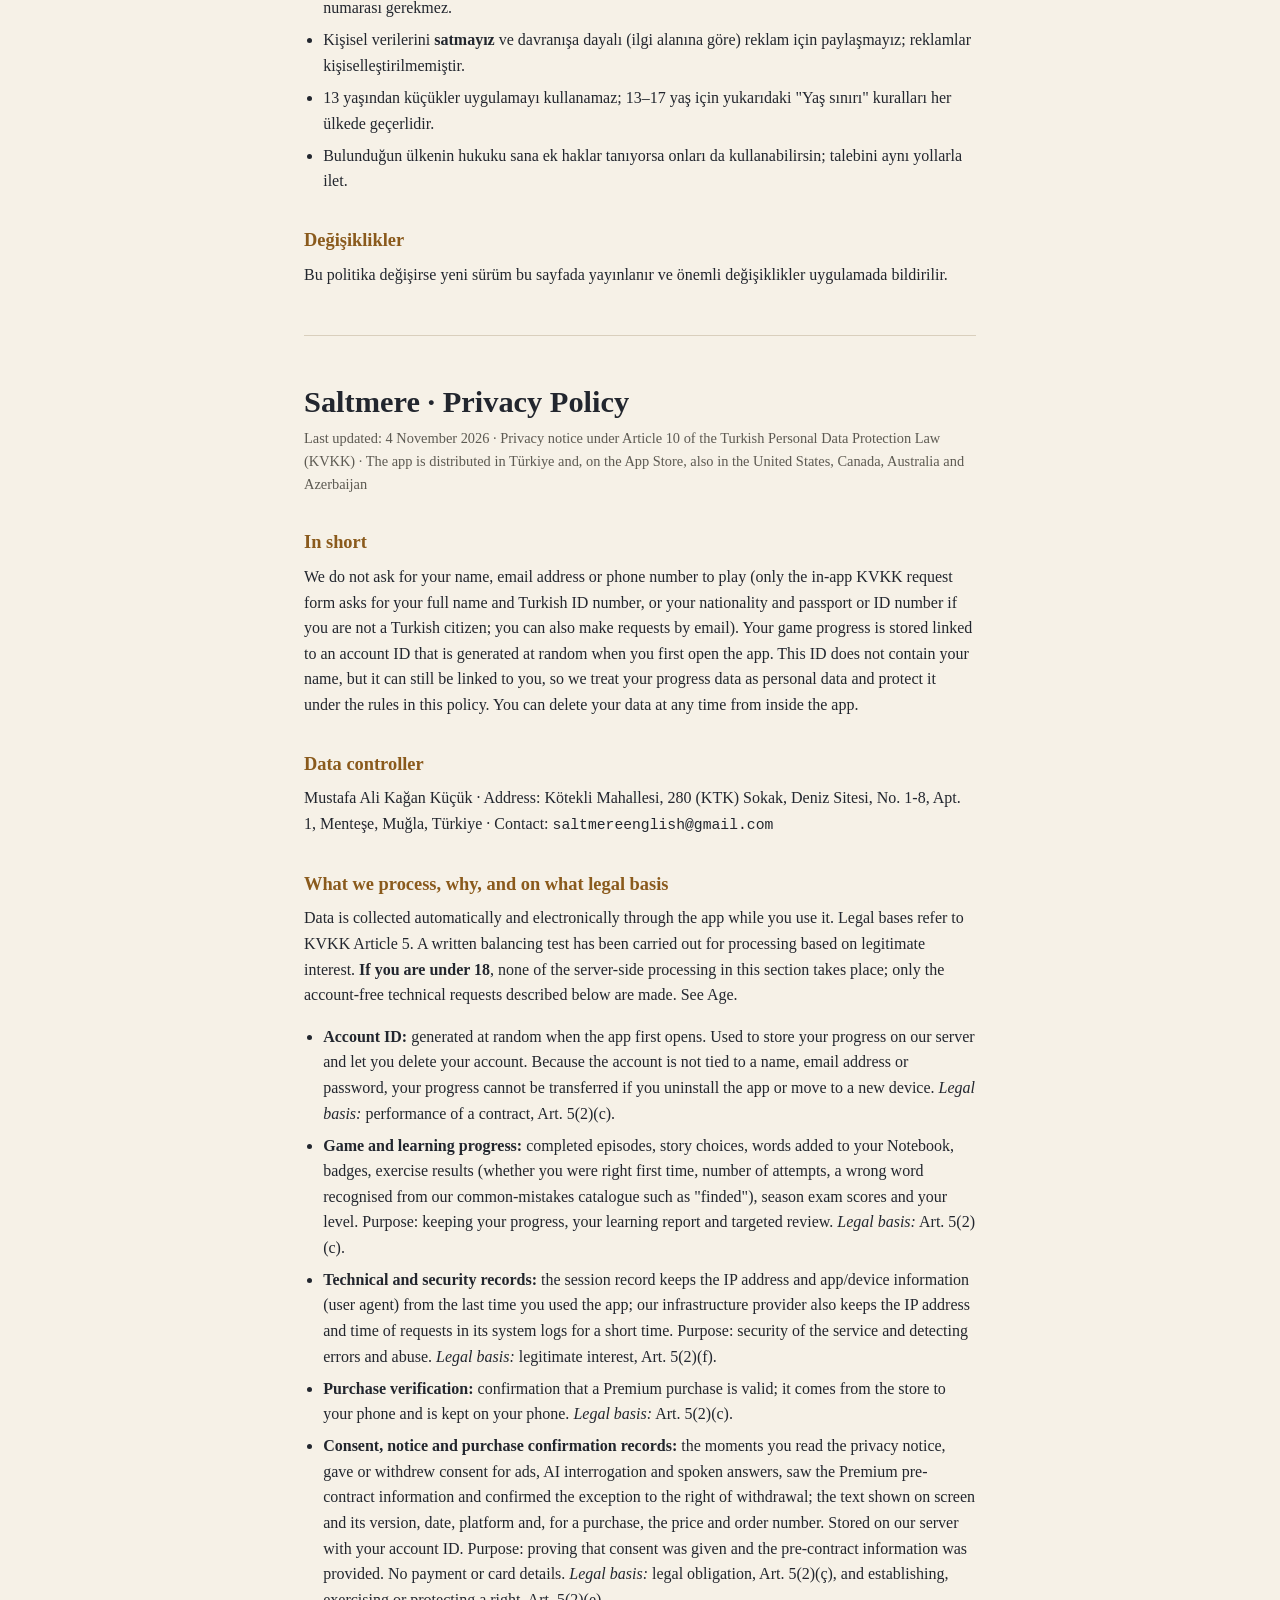
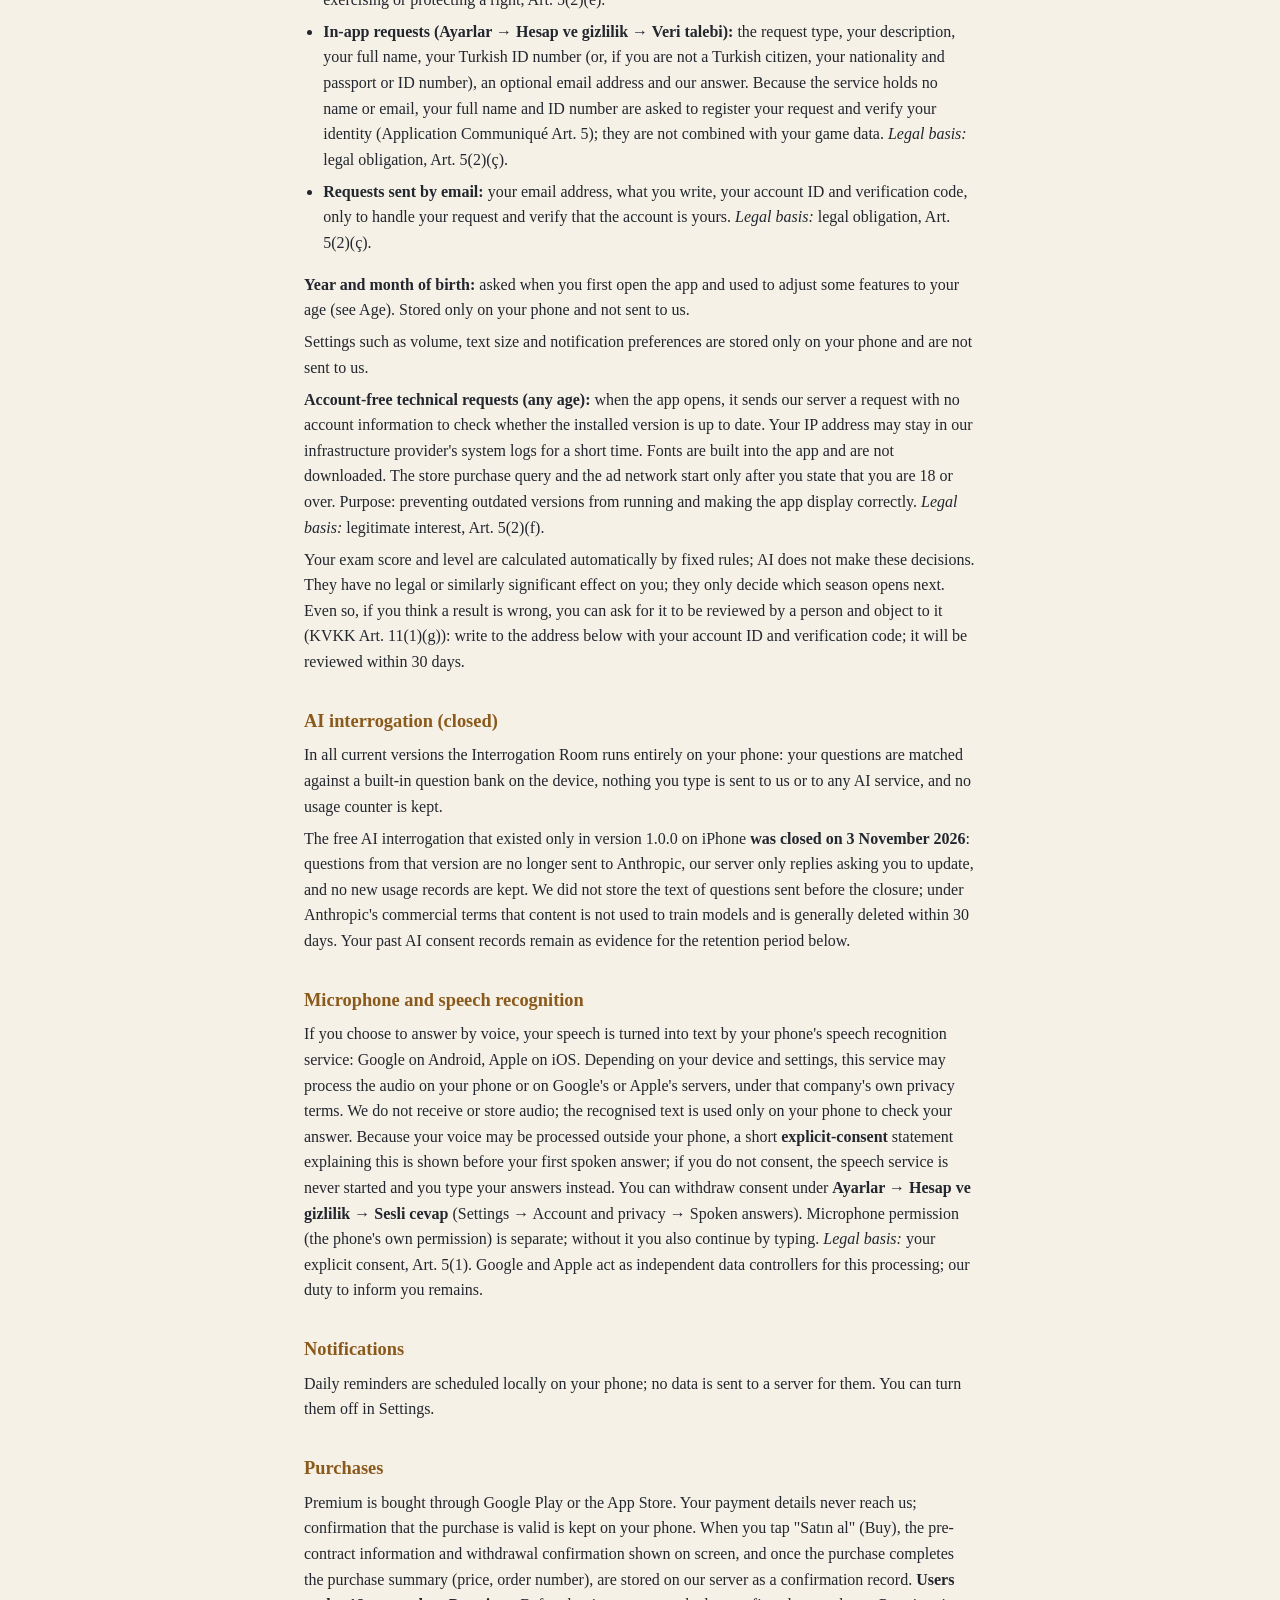
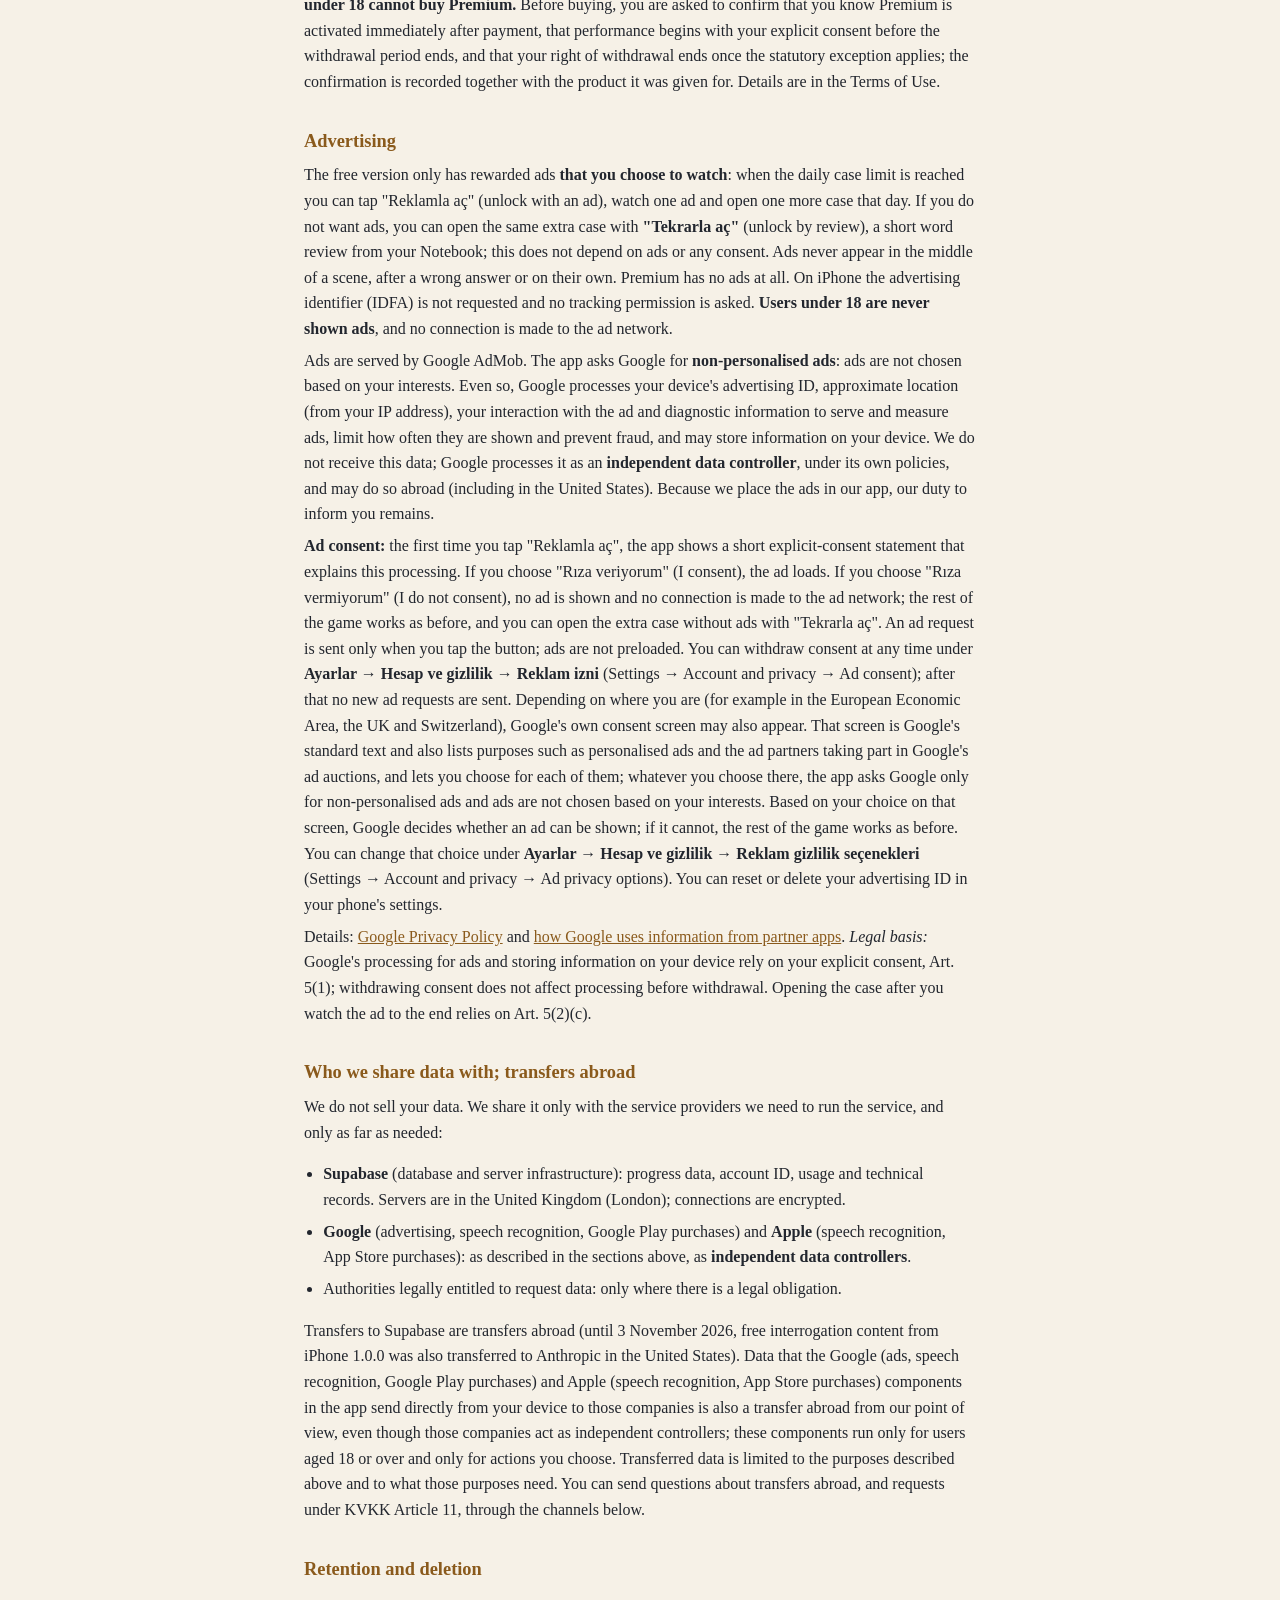
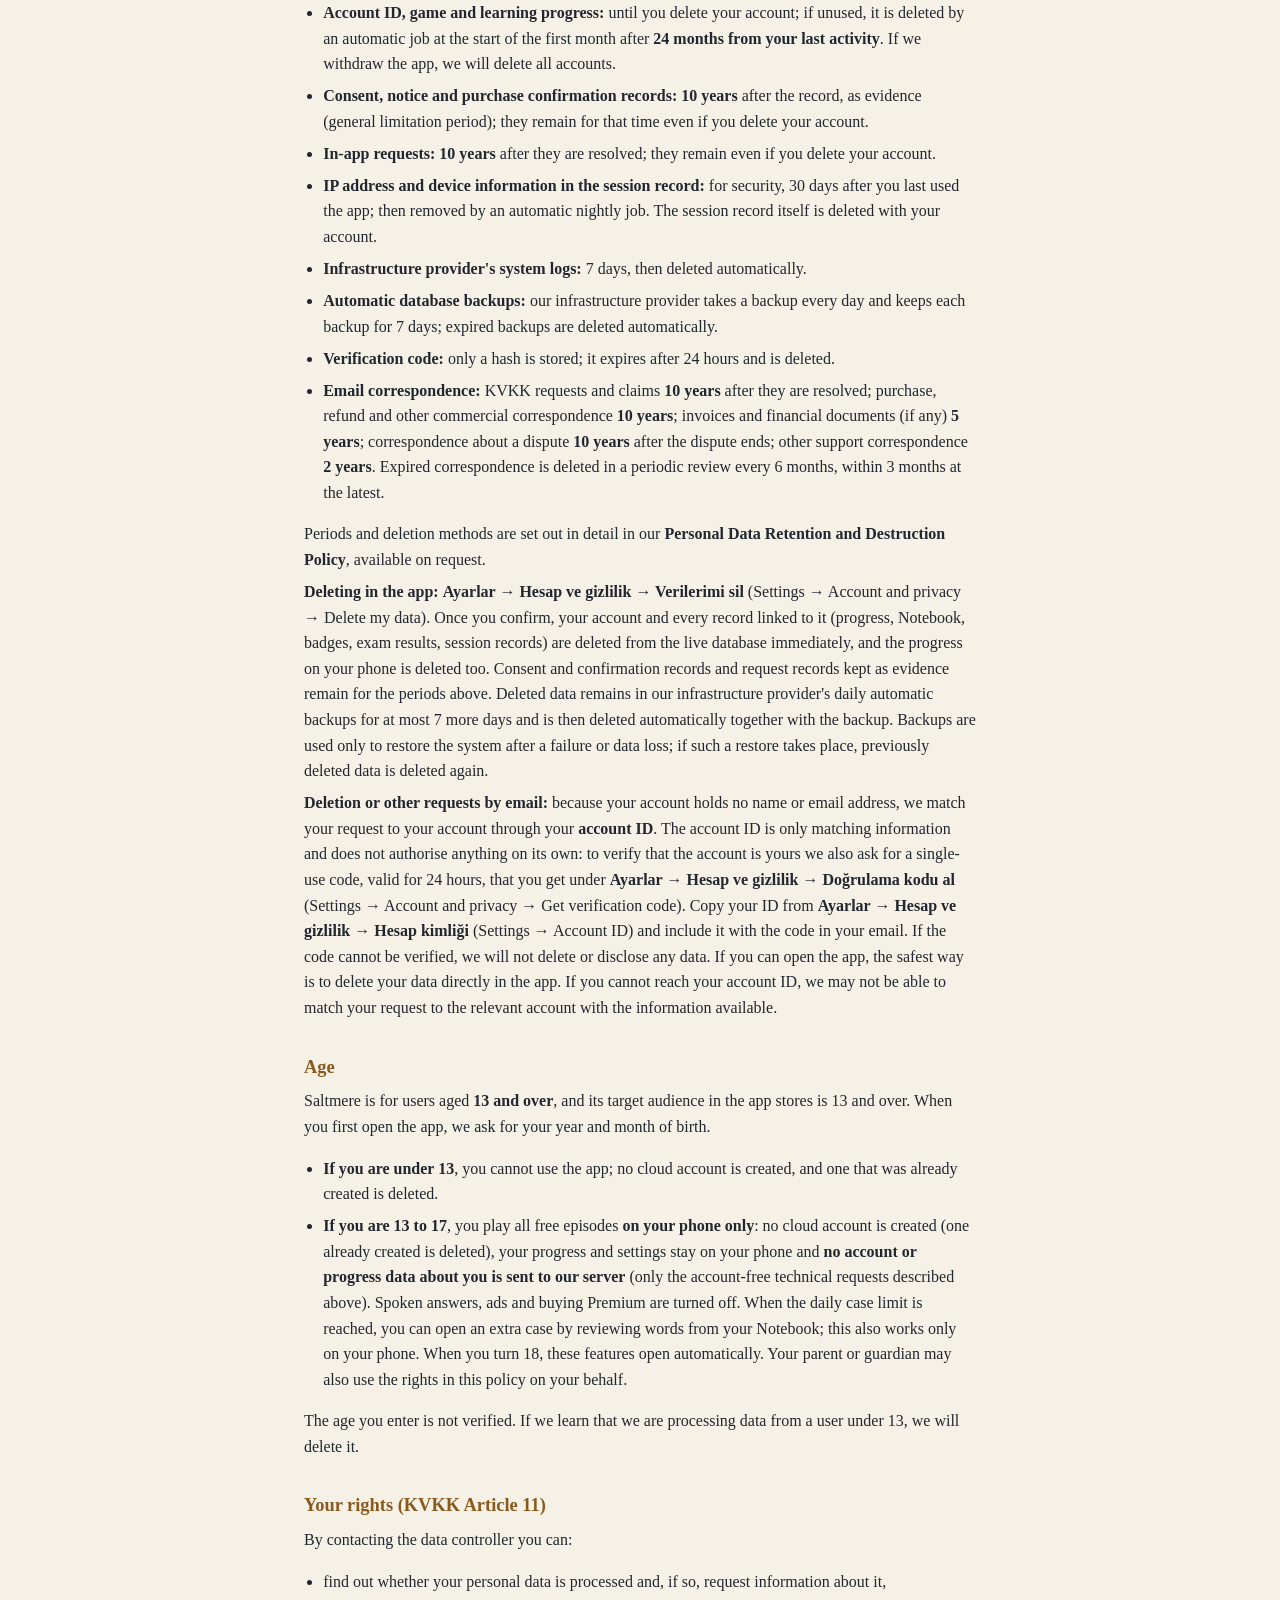
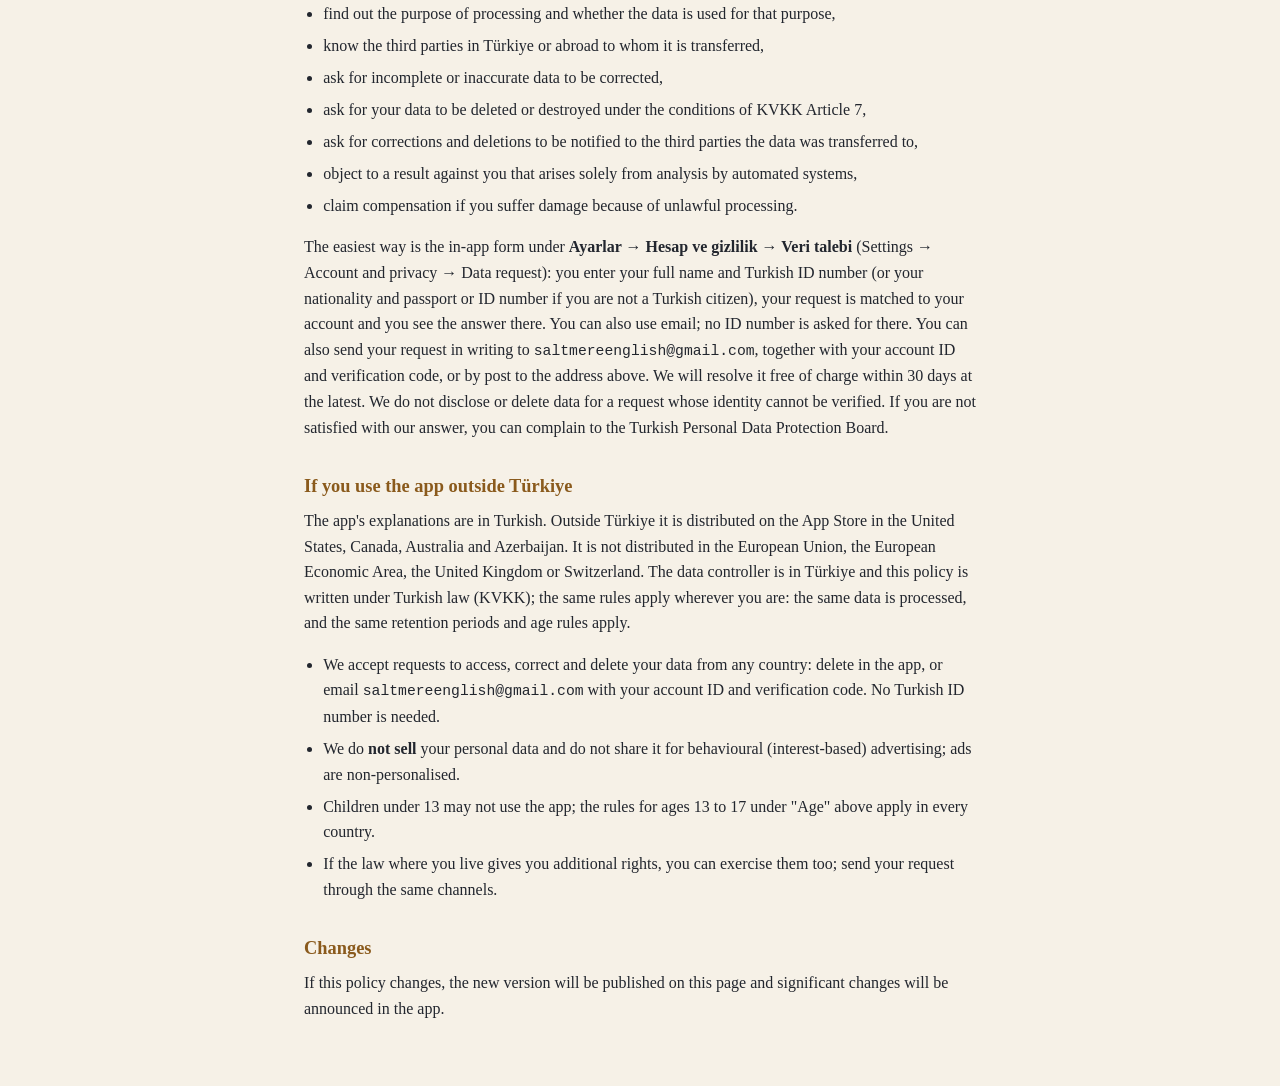
<file: gizlilik/index.html>
<!doctype html>
<html lang="tr">
<head>
<meta charset="utf-8">
<meta name="viewport" content="width=device-width,initial-scale=1,viewport-fit=cover">
<title>Saltmere Gizlilik Politikası</title>
<meta name="description" content="Saltmere: İngilizce Polisiye uygulamasının gizlilik politikası (KVKK aydınlatma metni).">
<link rel="canonical" href="https://saltmere.github.io/gizlilik/">
<link rel="icon" href="/icon_32.png">
<style>*,*::before,*::after{box-sizing:border-box}body{margin:0}</style>
</head>
<body>
<style>
:root{--bg:#f6f1e7;--fg:#22262e;--muted:#5d5a52;--line:#d9cfbd;--accent:#8a5a1c}
@media (prefers-color-scheme:dark){:root:not([data-theme="light"]){--bg:#141a24;--fg:#ece4d4;--muted:#a9a293;--line:#2c3544;--accent:#e0b062;color-scheme:dark}}
:root[data-theme="dark"]{--bg:#141a24;--fg:#ece4d4;--muted:#a9a293;--line:#2c3544;--accent:#e0b062;color-scheme:dark}
body{background:var(--bg);color:var(--fg);font:16px/1.6 Georgia,"Times New Roman",serif;padding:32px 16px 64px}
main{max-width:42rem;margin:0 auto}
h1{font-size:1.9rem;line-height:1.2;margin:0 0 .25rem;text-wrap:balance}
h2{font-size:1.15rem;margin:2rem 0 .4rem;color:var(--accent)}
p,li{margin:.4rem 0}
ul{padding-left:1.2rem}
.meta{color:var(--muted);font-size:.9rem}
nav{display:flex;gap:1rem;margin:1rem 0 2rem;font-family:system-ui,sans-serif;font-size:.95rem}
a{color:var(--accent)}
hr{border:0;border-top:1px solid var(--line);margin:3rem 0}
.draft{border:2px dashed var(--accent);padding:.6rem .8rem;border-radius:4px}
.mail{font-family:ui-monospace,Menlo,Consolas,monospace;font-size:.92em;user-select:all;overflow-wrap:anywhere}
</style>
<main>
<p class="meta"><a href="/">← saltmere.github.io</a></p>
<h1>Saltmere: İngilizce Polisiye · Gizlilik Politikası</h1>
<p class="meta">Son güncelleme: 4 Kasım 2026 · KVKK md. 10 kapsamında aydınlatma metni · Uygulama Türkiye'de; App Store'da ayrıca ABD, Kanada, Avustralya ve Azerbaycan'da dağıtılır</p>
<nav><a href="#tr">Türkçe</a><a href="#en">English</a></nav>

<section id="tr" lang="tr">
<h2>Kısaca</h2>
<p>Oyun için ad, e-posta ya da telefon numarası istemiyoruz (yalnızca uygulama içi KVKK başvuru formunu kullanırsan ad soyad ve T.C. kimlik numarası, T.C. vatandaşı değilsen uyruk ve pasaport ya da kimlik numarası istenir; dilersen e-postayla da başvurabilirsin). Oyun ilerlemen, ilk açılışta rastgele oluşturulan bir hesap kimliğiyle ilişkilendirilerek saklanır. Bu kimlik doğrudan senin adını içermese de seninle ilişkilendirilebilir. Bu yüzden ilerleme verilerini kişisel veri sayıyor ve bu metinde anlatılan kurallarla koruyoruz. Verilerini istediğin an uygulamanın içinden silebilirsin.</p>

<h2>Veri sorumlusu</h2>
<p>Mustafa Ali Kağan Küçük · Adres: Kötekli Mahallesi, 280 (KTK) Sokak, Deniz Sitesi, No: 1-8, İç Kapı No: 1, Menteşe / Muğla, Türkiye · İletişim: <span class="mail">saltmereenglish@gmail.com</span></p>

<h2>Hangi verileri, hangi amaçla ve hangi hukuki sebeple işliyoruz?</h2>
<p>Veriler, uygulamayı kullandığında uygulama aracılığıyla elektronik ortamda, otomatik yollarla toplanır. Hukuki sebepler KVKK md. 5'e göre belirtilmiştir. Meşru menfaate dayanan işlemeler için yazılı denge testi yapılmıştır. <strong>18 yaşından küçüksen</strong> bu bölümdeki sunucu tarafı işlemelerin hiçbiri yapılmaz; yalnızca aşağıda anlatılan hesapsız teknik istekler gider. Bkz. Yaş sınırı.</p>
<ul>
<li><strong>Hesap kimliği:</strong> Uygulama ilk açıldığında rastgele oluşturulur. İlerlemeni sunucuda saklamak ve hesabını silebilmek için kullanılır. Hesap ad, e-posta ya da şifreye bağlı olmadığı için uygulamayı silersen ya da yeni bir cihaza geçersen ilerlemen aktarılamaz. <em>Hukuki sebep:</em> sözleşmenin kurulması ve ifası (md. 5/2-c).</li>
<li><strong>Oyun ve öğrenme ilerlemesi:</strong> Bitirdiğin bölümler, hikâyedeki seçimlerin, Defter'e eklenen kelimeler, rozetler, alıştırma sonuçları (ilk denemede doğru mu, kaç deneme, sık hata kataloğundan tanınan yanlış kelime, ör. "finded"), sezon sınavı puanları ve seviyen. Amaç: ilerlemeni kaybetmemen, öğrenme raporu ve hedefli tekrar. <em>Hukuki sebep:</em> md. 5/2-c.</li>
<li><strong>Teknik ve güvenlik kayıtları:</strong> Oturum kaydında, uygulamayı en son kullandığın andaki IP adresi ve uygulama/cihaz bilgisi (user agent) tutulur; altyapı sağlayıcımız da isteklerin IP adresini ve zamanını sistem günlüklerinde kısa süre saklar. Amaç: hizmetin güvenliği, hataların ve kötüye kullanımın tespiti. <em>Hukuki sebep:</em> meşru menfaat (md. 5/2-f).</li>
<li><strong>Satın alma doğrulaması:</strong> Premium satın alımının geçerli olduğu bilgisi; mağazadan telefonuna gelir ve telefonunda tutulur. <em>Hukuki sebep:</em> md. 5/2-c.</li>
<li><strong>Rıza, aydınlatma ve satın alma onayı kayıtları:</strong> Aydınlatma metnini okuduğun, reklam, yapay zekâ ve sesli cevap için rıza verdiğin ya da geri aldığın, Premium için ön bilgilendirmeyi gördüğün ve cayma hakkı istisnasını onayladığın anlar; ekranda gösterilen metin ve sürümü, tarih, platform, satın almada fiyat ve sipariş numarası. Hesap kimliğinle birlikte sunucumuzda saklanır. Amaç: rızanın ve ön bilgilendirmenin yapıldığını ispat etmek. Ödeme ya da kart bilgisi yoktur. <em>Hukuki sebep:</em> hukuki yükümlülük (md. 5/2-ç) ve bir hakkın tesisi, kullanılması veya korunması (md. 5/2-e).</li>
<li><strong>Uygulama içi başvurular (Ayarlar → Hesap ve gizlilik → Veri talebi):</strong> Talep türü, açıklaman, adın soyadın, T.C. kimlik numaran (T.C. vatandaşı değilsen uyruğun ve pasaport ya da kimlik numaran), isteğe bağlı e-posta adresin ve cevabımız. Hizmette adın ve e-postan bulunmadığı için başvurunu kayda almak ve kimliğini doğrulamak amacıyla ad soyad ve kimlik numarası istenir (Başvuru Tebliği md. 5); bu bilgiler oyun verilerinle birleştirilmez. <em>Hukuki sebep:</em> hukuki yükümlülük (md. 5/2-ç).</li>
<li><strong>E-postayla gelen talepler:</strong> E-posta adresin, yazdıkların, hesap kimliğin ve doğrulama kodun; yalnızca talebini sonuçlandırmak ve hesabın sana ait olduğunu doğrulamak için kullanılır. <em>Hukuki sebep:</em> hukuki yükümlülük (md. 5/2-ç).</li>
</ul>
<p><strong>Doğum yılı ve ayı:</strong> İlk açılışta sorulur; yaşına göre bazı özellikleri ayarlamak için kullanılır (bkz. Yaş sınırı). Yalnızca telefonunda saklanır, bize gönderilmez.</p>
<p>Ses düzeyi, yazı boyutu, bildirim tercihi gibi ayarlar yalnızca telefonunda saklanır ve bize gönderilmez.</p>
<p><strong>Hesapsız teknik istekler (her yaşta):</strong> Uygulama açılırken, yüklü sürümün güncel olup olmadığını öğrenmek için sunucumuza hesap bilgisi içermeyen bir istek gönderilir. Bu istekte IP adresin, altyapı sağlayıcımızın sistem günlüklerinde kısa süre kalabilir. Amaç: güncel olmayan sürümün çalışmasını önlemek. Yazı tipleri uygulamanın içindedir, indirilmez. Mağaza satın alma sorgusu ve reklam ağı yalnızca 18 yaş ve üzeri olduğunu belirttikten sonra başlar. <em>Hukuki sebep:</em> meşru menfaat (md. 5/2-f).</p>
<p>Sınav puanın ve seviyen açık kurallarla otomatik hesaplanır; yapay zekâ bu kararları vermez. Bunun senin için hukuki ya da benzeri önemli bir sonucu yoktur; yalnızca hangi sezonun açılacağını belirler. Yine de sonucun hatalı olduğunu düşünürsen, bir kişi tarafından incelenmesini isteyebilir ve itiraz edebilirsin (KVKK md. 11/1-g): hesap kimliğin ve doğrulama kodunla aşağıdaki adrese yaz; en geç 30 gün içinde incelenir.</p>

<h2>Yapay zekâ sorgusu (kapatıldı)</h2>
<p>Sorgu Odası bütün güncel sürümlerde tamamen telefonunda çalışır: soruların hazır bir soru bankasıyla telefonda eşleştirilir, yazdığın hiçbir şey bize ya da bir yapay zekâ hizmetine gönderilmez ve kullanım sayacı tutulmaz.</p>
<p>Yalnızca iPhone'daki 1.0.0 sürümünde bulunan serbest yapay zekâ sorgusu <strong>3 Kasım 2026'da kapatıldı</strong>: o sürümden gelen sorular artık Anthropic'e gönderilmez, sunucumuz yalnızca "güncelle" cevabı döner ve yeni kullanım kaydı tutulmaz. Kapatılmadan önce gönderilen soruların metnini biz saklamadık; Anthropic'in ticari koşullarına göre bu içerik model eğitiminde kullanılmaz ve genellikle 30 gün içinde silinir. Geçmişteki yapay zekâ rıza kayıtların, aşağıdaki saklama süresi boyunca ispat için kalır.</p>

<h2>Mikrofon ve konuşma tanıma</h2>
<p>Sesli cevap vermeyi seçersen, konuşman telefonunun konuşma tanıma hizmetiyle metne çevrilir: Android'de Google, iOS'ta Apple. Bu hizmet, cihazına ve ayarlarına göre sesi telefonda ya da Google veya Apple sunucularında işleyebilir; bu işleme ilgili şirketin kendi gizlilik koşullarına tabidir. Biz ses kaydını almayız ve saklamayız; tanınan metin yalnızca cevabını kontrol etmek için telefonunda kullanılır. Sesin telefonun dışında işlenebileceği için, ilk sesli cevaptan önce bunu anlatan kısa bir <strong>açık rıza</strong> beyanı gösterilir; rıza vermezsen ses hizmeti hiç başlatılmaz ve cevaplarını yazarak verirsin. Rızanı <strong>Ayarlar → Hesap ve gizlilik → Sesli cevap</strong>tan geri alabilirsin. Mikrofon izni (telefonun izni) bundan ayrıdır; onu da vermezsen yazarak devam edersin. <em>Hukuki sebep:</em> açık rızan (md. 5/1). Google ve Apple bu işlemede bağımsız veri sorumlusudur; aydınlatma yükümlülüğümüz devam eder.</p>

<h2>Bildirimler</h2>
<p>Günlük hatırlatmalar telefonunda yerel olarak kurulur; bunun için sunucuya veri gönderilmez. Bildirimleri Ayarlar'dan kapatabilirsin.</p>

<h2>Satın alma</h2>
<p>Premium satın alma Google Play ya da App Store üzerinden yapılır. Ödeme bilgilerin bize ulaşmaz; satın almanın geçerli olduğu bilgisi telefonunda tutulur. "Satın al"a bastığında ekrandaki ön bilgilendirme ve cayma onayı metni, satın alma tamamlanınca da satın alma özeti (fiyat, sipariş numarası) onay kaydı olarak sunucumuzda saklanır. <strong>18 yaşından küçük kullanıcılar Premium satın alamaz.</strong> Satın almadan önce, Premium'un ödeme sonrasında hemen etkinleştirileceğini, ifaya açık onayınla cayma süresi dolmadan başlanacağını ve mevzuattaki istisna koşulları gerçekleşince cayma hakkının sona ereceğini bildiğini onaylaman istenir; onay, hangi ürün için verildiğiyle birlikte kaydedilir. Ayrıntılar Kullanım Koşulları'ndadır.</p>

<h2>Reklam</h2>
<p>Ücretsiz sürümde yalnızca <strong>senin seçtiğin</strong> ödüllü reklam vardır: günlük vaka sınırı dolunca "Reklamla aç"a basarsan bir reklam izlersin ve o gün bir vaka daha açılır. Reklam istemezsen aynı ek vakayı <strong>"Tekrarla aç"</strong> ile, Defter'inden kısa bir kelime tekrarı yaparak da açabilirsin; bu yol reklama ya da herhangi bir rızaya bağlı değildir. Sahne ortasında, yanlış cevaptan sonra ya da kendiliğinden reklam gösterilmez. Premium'da hiç reklam yoktur. iPhone'da reklam kimliği (IDFA) istenmez ve uygulama izleme izni sorulmaz. <strong>18 yaşından küçük kullanıcılara reklam gösterilmez</strong> ve reklam ağına bağlanılmaz.</p>
<p>Reklamları Google AdMob gösterir. Uygulama Google'dan <strong>kişiselleştirilmemiş reklam</strong> ister: reklam, ilgi alanlarına göre seçilmez. Buna rağmen Google; reklamı göstermek, ölçmek, sıklığını sınırlamak ve dolandırıcılığı önlemek için cihazının reklam kimliğini, yaklaşık konumunu (IP adresinden), reklamla etkileşimini ve tanılama bilgilerini işler ve cihazında bilgi saklayabilir. Bu verileri biz almayız; Google bunları <strong>bağımsız veri sorumlusu</strong> olarak, kendi politikalarına göre, yurt dışında (ABD dahil) işleyebilir. Reklamı uygulamamıza koyduğumuz için bu konudaki aydınlatma yükümlülüğümüz devam eder.</p>
<p><strong>Reklam izni:</strong> İlk kez "Reklamla aç"a bastığında uygulama, bu işlemleri anlatan kısa bir açık rıza beyanı gösterir. "Rıza veriyorum" dersen reklam yüklenir. "Rıza vermiyorum" dersen reklam gösterilmez ve reklam ağına hiçbir bağlantı kurulmaz; oyunun geri kalanı aynen çalışır; ek vakayı reklamsız "Tekrarla aç" ile açabilirsin. Reklam isteği yalnızca sen düğmeye bastığında gönderilir; önceden reklam yüklenmez. İznini <strong>Ayarlar → Hesap ve gizlilik → Reklam izni</strong>nden istediğin an geri alabilirsin; geri aldığında yeni reklam isteği gönderilmez. Bulunduğun bölgeye göre (örneğin Avrupa Ekonomik Alanı, İngiltere ve İsviçre'de) bunlara ek olarak Google'ın kendi izin ekranı da çıkabilir. Bu ekran Google'ın standart metnidir ve kişiselleştirilmiş reklam gibi amaçları ve Google'ın reklam açık artırmasına katılan reklam iş ortaklarını da listeler, her biri için ayrı seçim yapmana izin verir; orada hangi seçimi yaparsan yap, uygulama Google'dan yalnızca kişiselleştirilmemiş reklam ister ve reklamlar ilgi alanlarına göre seçilmez. Google ekranındaki seçimine göre reklamın gösterilip gösterilmeyeceğine Google karar verir; reklam gösterilmezse oyunun geri kalanı aynen çalışır. O seçimi <strong>Ayarlar → Hesap ve gizlilik → Reklam gizlilik seçenekleri</strong>nden değiştirebilirsin. Telefonunun ayarlarından reklam kimliğini sıfırlayabilir ya da silebilirsin.</p>
<p>Ayrıntılar: <a href="https://policies.google.com/privacy" rel="noopener">Google Gizlilik Politikası</a> ve <a href="https://policies.google.com/technologies/partner-sites" rel="noopener">Google'ın iş ortaklarının uygulamalarından gelen verileri nasıl kullandığı</a>. <em>Hukuki sebep:</em> reklam için Google'ın veri işlemesi ve cihazda bilgi saklanması açık rızana (md. 5/1) dayanır; izni geri almak, geri almadan önceki işlemeyi etkilemez. Reklam sonuna kadar izlenince vakanın açılması md. 5/2-c'ye dayanır.</p>

<h2>Verileri kimlere aktarıyoruz? Yurt dışına aktarım</h2>
<p>Verilerini satmayız. Yalnızca hizmeti sunmamız için gereken hizmet sağlayıcılarla, gereken ölçüde paylaşırız:</p>
<ul>
<li><strong>Supabase</strong> (veri tabanı ve sunucu altyapısı): ilerleme verileri, hesap kimliği, kullanım ve teknik kayıtlar. Sunucular Birleşik Krallık'ta (Londra); bağlantı şifrelidir.</li>
<li><strong>Google</strong> (reklam, konuşma tanıma, Google Play satın alma) ve <strong>Apple</strong> (konuşma tanıma, App Store satın alma): yukarıdaki bölümlerde anlatılan ölçüde, <strong>bağımsız veri sorumlusu</strong> olarak.</li>
<li>Kanunen yetkili kurum ve kuruluşlar: yalnızca hukuki bir zorunluluk olduğunda.</li>
</ul>
<p>Supabase'e yapılan aktarım yurt dışına aktarım sayılır (3 Kasım 2026'ya kadar iPhone 1.0.0'daki serbest sorgu içeriği Anthropic'e, ABD'ye de aktarılıyordu). Uygulamadaki Google (reklam, konuşma tanıma, Google Play satın alma) ve Apple (konuşma tanıma, App Store satın alma) bileşenlerinin cihazından doğrudan bu şirketlere gönderdiği veriler de, bu şirketler bağımsız veri sorumlusu olsa bile, bizim açımızdan yurt dışına aktarım sayılır; bu bileşenler yalnızca 18 yaş ve üzerinde ve senin seçtiğin işlemlerde çalışır. Aktarılan veriler yukarıda yazılan amaçlarla ve bu amaçlar için gerekenle sınırlıdır. Yurt dışına aktarım hakkındaki sorularını ve KVKK md. 11 kapsamındaki taleplerini aşağıdaki yollarla iletebilirsin.</p>

<h2>Saklama süresi ve silme</h2>
<ul>
<li><strong>Hesap kimliği, oyun ve öğrenme ilerlemesi:</strong> sen hesabını silene kadar; hiç kullanılmazsa <strong>son etkinliğinden 24 ay</strong> geçtikten sonraki ilk ay başında otomatik işlemle silinir. Uygulamayı yayından kaldırırsak bütün hesapları sileriz.</li>
<li><strong>Rıza, aydınlatma ve satın alma onayı kayıtları:</strong> ispat amacıyla kayıttan sonra <strong>10 yıl</strong> (genel zamanaşımı); hesabını silsen de bu süre boyunca kalır.</li>
<li><strong>Uygulama içi başvurular:</strong> sonuçlandıktan sonra <strong>10 yıl</strong>; hesabını silsen de kalır.</li>
<li><strong>Oturum kaydındaki IP adresi ve cihaz bilgisi:</strong> güvenlik amacıyla, uygulamayı son kullanmandan sonra 30 gün; sonra her gece çalışan otomatik işlemle silinir. Oturum kaydının kendisi hesabınla birlikte silinir.</li>
<li><strong>Altyapı sağlayıcısının sistem günlükleri:</strong> 7 gün, sonra kendiliğinden silinir.</li>
<li><strong>Veri tabanının otomatik yedekleri:</strong> altyapı sağlayıcımız her gün yedek alır ve her yedeği 7 gün saklar; süre dolan yedek kendiliğinden silinir.</li>
<li><strong>Doğrulama kodu:</strong> yalnızca özeti saklanır; 24 saat sonra geçersiz olur ve silinir.</li>
<li><strong>E-posta yazışmaları:</strong> KVKK başvuruları ve hak talepleri sonuçlandıktan sonra <strong>10 yıl</strong>; satın alma, iade ve diğer ticari yazışmalar <strong>10 yıl</strong>; fatura ve mali belgeler (varsa) <strong>5 yıl</strong>; bir uyuşmazlıkla ilgili yazışmalar uyuşmazlık sonuçlandıktan sonra <strong>10 yıl</strong>; diğer destek yazışmaları <strong>2 yıl</strong>. Süresi dolanlar 6 ayda bir yapılan periyodik imhada, en geç 3 ay içinde silinir.</li>
</ul>
<p>Süreler ve silme yöntemleri <strong>Kişisel Verileri Saklama ve İmha Politikamızda</strong> ayrıntılı olarak yer alır; talep edersen gönderilir.</p>
<p><strong>Uygulamadan silme:</strong> <strong>Ayarlar → Hesap ve gizlilik → Verilerimi sil</strong>. Onayladığında hesabın ve ona bağlı bütün kayıtlar (ilerleme, Defter, rozetler, sınav sonuçları, oturum kayıtları) canlı veri tabanından hemen silinir; telefonundaki ilerleme de silinir. İspat için tutulan rıza ve onay kayıtları ile başvuru kayıtları yukarıdaki süre boyunca kalır. Silinen veriler, altyapı sağlayıcımızın günlük otomatik yedeklerinde en çok 7 gün daha kalır ve bu sürenin sonunda yedekle birlikte kendiliğinden silinir. Yedekler yalnızca bir arıza ya da veri kaybında sistemi geri yüklemek için kullanılır; böyle bir geri yükleme yapılırsa daha önce silinmiş veriler yeniden silinir.</p>
<p><strong>E-postayla silme ya da başka talep:</strong> Hesabında ad veya e-posta olmadığı için talebini hesabınla <strong>hesap kimliğin</strong> üzerinden eşleştiririz. Hesap kimliği yalnızca bir eşleştirme bilgisidir, tek başına yetki vermez: hesabın sana ait olduğunu doğrulamak için <strong>Ayarlar → Hesap ve gizlilik → Doğrulama kodu al</strong> ile aldığın, 24 saat geçerli tek kullanımlık kodu da isteriz. Kimliği <strong>Ayarlar → Hesap ve gizlilik → Hesap kimliği</strong>nden kopyalayıp kodla birlikte e-postana ekle. Kod doğrulanamazsa silme ya da veri verme işlemi yapılmaz. Uygulamaya erişebiliyorsan en güvenli yol, silmeyi doğrudan uygulamadan yapmandır. Hesap kimliğine ulaşamıyorsan, mevcut bilgilerle talebini ilgili hesapla eşleştiremeyebiliriz.</p>

<h2>Yaş sınırı</h2>
<p>Saltmere <strong>13 yaş ve üzeri</strong> kullanıcılar içindir; mağazalardaki hedef kitlesi de 13 yaş ve üzeridir. İlk açılışta doğum yılın ve ayın sorulur.</p>
<ul>
<li><strong>13 yaşından küçüksen</strong> uygulama kullanılamaz; bulut hesabı açılmaz, daha önce açıldıysa silinir.</li>
<li><strong>13–17 yaş arasındaysan</strong> ücretsiz bölümlerin tamamını <strong>yalnızca telefonunda</strong> oynarsın: bulut hesabı açılmaz (daha önce açıldıysa silinir), ilerlemen ve ayarların telefonunda kalır ve <strong>sunucumuza senin hakkında hesap ya da ilerleme verisi gönderilmez</strong> (yalnızca yukarıda anlatılan hesapsız teknik istekler gider). Sesli cevap, reklam ve Premium satın alma kapalıdır. Günlük vaka sınırı dolunca Defter'den kelime tekrarı yaparak ek vaka açabilirsin; bu da yalnızca telefonunda çalışır. 18 yaşına girdiğinde bu özellikler kendiliğinden açılır. Velin, bu politikadaki haklarını senin adına da kullanabilir.</li>
</ul>
<p>Yaş beyanı doğrulanmaz. 13 yaşından küçük bir kullanıcının verisini işlediğimizi öğrenirsek o veriyi sileriz.</p>

<h2>Hakların (KVKK md. 11)</h2>
<p>Veri sorumlusuna başvurarak şu haklarını kullanabilirsin:</p>
<ul>
<li>kişisel verilerinin işlenip işlenmediğini öğrenme ve işlenmişse bilgi talep etme,</li>
<li>işlenme amacını ve amacına uygun kullanılıp kullanılmadığını öğrenme,</li>
<li>yurt içinde veya yurt dışında aktarıldığı üçüncü kişileri bilme,</li>
<li>eksik veya yanlış işlenmişse düzeltilmesini isteme,</li>
<li>KVKK md. 7'deki şartlar çerçevesinde silinmesini veya yok edilmesini isteme,</li>
<li>düzeltme ve silme işlemlerinin, verilerin aktarıldığı üçüncü kişilere bildirilmesini isteme,</li>
<li>münhasıran otomatik sistemlerle analiz edilmesi sonucu aleyhine bir sonuç çıkmasına itiraz etme,</li>
<li>kanuna aykırı işleme nedeniyle zarara uğrarsan zararın giderilmesini talep etme.</li>
</ul>
<p>En kolay yol uygulamadaki <strong>Ayarlar → Hesap ve gizlilik → Veri talebi</strong> formudur: adını soyadını ve T.C. kimlik numaranı yazarsın (T.C. vatandaşı değilsen uyruğunu ve pasaport ya da kimlik numaranı), talebin hesabınla eşleşir, cevabı da orada görürsün. İstersen e-posta yolunu da kullanabilirsin; bu yolda kimlik numarası istenmez. Ayrıca başvurunu <span class="mail">saltmereenglish@gmail.com</span> adresine, hesap kimliğin ve doğrulama kodunla birlikte, ya da yukarıdaki adrese yazılı olarak gönderebilirsin. Talebini en geç 30 gün içinde ücretsiz olarak sonuçlandırırız. Kimliği doğrulanamayan talebe veri verilmez ve silme yapılmaz. Cevabımızı yeterli bulmazsan Kişisel Verileri Koruma Kurulu'na şikâyette bulunabilirsin.</p>

<h2>Türkiye dışından kullanıyorsan</h2>
<p>Uygulamanın açıklamaları Türkçedir; Türkiye dışında, App Store'da ABD, Kanada, Avustralya ve Azerbaycan'da da dağıtılır. Avrupa Birliği, Avrupa Ekonomik Alanı, Birleşik Krallık ve İsviçre'de dağıtılmaz. Veri sorumlusu Türkiye'dedir ve bu politika Türk hukukuna (KVKK) göre hazırlanmıştır; nerede olursan ol aynı kurallar uygulanır: aynı veriler işlenir, aynı süreler ve aynı yaş kuralları geçerlidir.</p>
<ul>
<li>Verilerine erişme, düzeltme ve silme taleplerini her ülkeden kabul ederiz: uygulamadan sil ya da hesap kimliğin ve doğrulama kodunla <span class="mail">saltmereenglish@gmail.com</span> adresine yaz. T.C. kimlik numarası gerekmez.</li>
<li>Kişisel verilerini <strong>satmayız</strong> ve davranışa dayalı (ilgi alanına göre) reklam için paylaşmayız; reklamlar kişiselleştirilmemiştir.</li>
<li>13 yaşından küçükler uygulamayı kullanamaz; 13–17 yaş için yukarıdaki "Yaş sınırı" kuralları her ülkede geçerlidir.</li>
<li>Bulunduğun ülkenin hukuku sana ek haklar tanıyorsa onları da kullanabilirsin; talebini aynı yollarla ilet.</li>
</ul>

<h2>Değişiklikler</h2>
<p>Bu politika değişirse yeni sürüm bu sayfada yayınlanır ve önemli değişiklikler uygulamada bildirilir.</p>
</section>

<hr>

<section id="en" lang="en">
<h1>Saltmere · Privacy Policy</h1>
<p class="meta">Last updated: 4 November 2026 · Privacy notice under Article 10 of the Turkish Personal Data Protection Law (KVKK) · The app is distributed in Türkiye and, on the App Store, also in the United States, Canada, Australia and Azerbaijan</p>

<h2>In short</h2>
<p>We do not ask for your name, email address or phone number to play (only the in-app KVKK request form asks for your full name and Turkish ID number, or your nationality and passport or ID number if you are not a Turkish citizen; you can also make requests by email). Your game progress is stored linked to an account ID that is generated at random when you first open the app. This ID does not contain your name, but it can still be linked to you, so we treat your progress data as personal data and protect it under the rules in this policy. You can delete your data at any time from inside the app.</p>

<h2>Data controller</h2>
<p>Mustafa Ali Kağan Küçük · Address: Kötekli Mahallesi, 280 (KTK) Sokak, Deniz Sitesi, No. 1-8, Apt. 1, Menteşe, Muğla, Türkiye · Contact: <span class="mail">saltmereenglish@gmail.com</span></p>

<h2>What we process, why, and on what legal basis</h2>
<p>Data is collected automatically and electronically through the app while you use it. Legal bases refer to KVKK Article 5. A written balancing test has been carried out for processing based on legitimate interest. <strong>If you are under 18</strong>, none of the server-side processing in this section takes place; only the account-free technical requests described below are made. See Age.</p>
<ul>
<li><strong>Account ID:</strong> generated at random when the app first opens. Used to store your progress on our server and let you delete your account. Because the account is not tied to a name, email address or password, your progress cannot be transferred if you uninstall the app or move to a new device. <em>Legal basis:</em> performance of a contract, Art. 5(2)(c).</li>
<li><strong>Game and learning progress:</strong> completed episodes, story choices, words added to your Notebook, badges, exercise results (whether you were right first time, number of attempts, a wrong word recognised from our common-mistakes catalogue such as "finded"), season exam scores and your level. Purpose: keeping your progress, your learning report and targeted review. <em>Legal basis:</em> Art. 5(2)(c).</li>
<li><strong>Technical and security records:</strong> the session record keeps the IP address and app/device information (user agent) from the last time you used the app; our infrastructure provider also keeps the IP address and time of requests in its system logs for a short time. Purpose: security of the service and detecting errors and abuse. <em>Legal basis:</em> legitimate interest, Art. 5(2)(f).</li>
<li><strong>Purchase verification:</strong> confirmation that a Premium purchase is valid; it comes from the store to your phone and is kept on your phone. <em>Legal basis:</em> Art. 5(2)(c).</li>
<li><strong>Consent, notice and purchase confirmation records:</strong> the moments you read the privacy notice, gave or withdrew consent for ads, AI interrogation and spoken answers, saw the Premium pre-contract information and confirmed the exception to the right of withdrawal; the text shown on screen and its version, date, platform and, for a purchase, the price and order number. Stored on our server with your account ID. Purpose: proving that consent was given and the pre-contract information was provided. No payment or card details. <em>Legal basis:</em> legal obligation, Art. 5(2)(ç), and establishing, exercising or protecting a right, Art. 5(2)(e).</li>
<li><strong>In-app requests (Ayarlar → Hesap ve gizlilik → Veri talebi):</strong> the request type, your description, your full name, your Turkish ID number (or, if you are not a Turkish citizen, your nationality and passport or ID number), an optional email address and our answer. Because the service holds no name or email, your full name and ID number are asked to register your request and verify your identity (Application Communiqué Art. 5); they are not combined with your game data. <em>Legal basis:</em> legal obligation, Art. 5(2)(ç).</li>
<li><strong>Requests sent by email:</strong> your email address, what you write, your account ID and verification code, only to handle your request and verify that the account is yours. <em>Legal basis:</em> legal obligation, Art. 5(2)(ç).</li>
</ul>
<p><strong>Year and month of birth:</strong> asked when you first open the app and used to adjust some features to your age (see Age). Stored only on your phone and not sent to us.</p>
<p>Settings such as volume, text size and notification preferences are stored only on your phone and are not sent to us.</p>
<p><strong>Account-free technical requests (any age):</strong> when the app opens, it sends our server a request with no account information to check whether the installed version is up to date. Your IP address may stay in our infrastructure provider's system logs for a short time. Fonts are built into the app and are not downloaded. The store purchase query and the ad network start only after you state that you are 18 or over. Purpose: preventing outdated versions from running and making the app display correctly. <em>Legal basis:</em> legitimate interest, Art. 5(2)(f).</p>
<p>Your exam score and level are calculated automatically by fixed rules; AI does not make these decisions. They have no legal or similarly significant effect on you; they only decide which season opens next. Even so, if you think a result is wrong, you can ask for it to be reviewed by a person and object to it (KVKK Art. 11(1)(g)): write to the address below with your account ID and verification code; it will be reviewed within 30 days.</p>

<h2>AI interrogation (closed)</h2>
<p>In all current versions the Interrogation Room runs entirely on your phone: your questions are matched against a built-in question bank on the device, nothing you type is sent to us or to any AI service, and no usage counter is kept.</p>
<p>The free AI interrogation that existed only in version 1.0.0 on iPhone <strong>was closed on 3 November 2026</strong>: questions from that version are no longer sent to Anthropic, our server only replies asking you to update, and no new usage records are kept. We did not store the text of questions sent before the closure; under Anthropic's commercial terms that content is not used to train models and is generally deleted within 30 days. Your past AI consent records remain as evidence for the retention period below.</p>

<h2>Microphone and speech recognition</h2>
<p>If you choose to answer by voice, your speech is turned into text by your phone's speech recognition service: Google on Android, Apple on iOS. Depending on your device and settings, this service may process the audio on your phone or on Google's or Apple's servers, under that company's own privacy terms. We do not receive or store audio; the recognised text is used only on your phone to check your answer. Because your voice may be processed outside your phone, a short <strong>explicit-consent</strong> statement explaining this is shown before your first spoken answer; if you do not consent, the speech service is never started and you type your answers instead. You can withdraw consent under <strong>Ayarlar → Hesap ve gizlilik → Sesli cevap</strong> (Settings → Account and privacy → Spoken answers). Microphone permission (the phone's own permission) is separate; without it you also continue by typing. <em>Legal basis:</em> your explicit consent, Art. 5(1). Google and Apple act as independent data controllers for this processing; our duty to inform you remains.</p>

<h2>Notifications</h2>
<p>Daily reminders are scheduled locally on your phone; no data is sent to a server for them. You can turn them off in Settings.</p>

<h2>Purchases</h2>
<p>Premium is bought through Google Play or the App Store. Your payment details never reach us; confirmation that the purchase is valid is kept on your phone. When you tap "Satın al" (Buy), the pre-contract information and withdrawal confirmation shown on screen, and once the purchase completes the purchase summary (price, order number), are stored on our server as a confirmation record. <strong>Users under 18 cannot buy Premium.</strong> Before buying, you are asked to confirm that you know Premium is activated immediately after payment, that performance begins with your explicit consent before the withdrawal period ends, and that your right of withdrawal ends once the statutory exception applies; the confirmation is recorded together with the product it was given for. Details are in the Terms of Use.</p>

<h2>Advertising</h2>
<p>The free version only has rewarded ads <strong>that you choose to watch</strong>: when the daily case limit is reached you can tap "Reklamla aç" (unlock with an ad), watch one ad and open one more case that day. If you do not want ads, you can open the same extra case with <strong>"Tekrarla aç"</strong> (unlock by review), a short word review from your Notebook; this does not depend on ads or any consent. Ads never appear in the middle of a scene, after a wrong answer or on their own. Premium has no ads at all. On iPhone the advertising identifier (IDFA) is not requested and no tracking permission is asked. <strong>Users under 18 are never shown ads</strong>, and no connection is made to the ad network.</p>
<p>Ads are served by Google AdMob. The app asks Google for <strong>non-personalised ads</strong>: ads are not chosen based on your interests. Even so, Google processes your device's advertising ID, approximate location (from your IP address), your interaction with the ad and diagnostic information to serve and measure ads, limit how often they are shown and prevent fraud, and may store information on your device. We do not receive this data; Google processes it as an <strong>independent data controller</strong>, under its own policies, and may do so abroad (including in the United States). Because we place the ads in our app, our duty to inform you remains.</p>
<p><strong>Ad consent:</strong> the first time you tap "Reklamla aç", the app shows a short explicit-consent statement that explains this processing. If you choose "Rıza veriyorum" (I consent), the ad loads. If you choose "Rıza vermiyorum" (I do not consent), no ad is shown and no connection is made to the ad network; the rest of the game works as before, and you can open the extra case without ads with "Tekrarla aç". An ad request is sent only when you tap the button; ads are not preloaded. You can withdraw consent at any time under <strong>Ayarlar → Hesap ve gizlilik → Reklam izni</strong> (Settings → Account and privacy → Ad consent); after that no new ad requests are sent. Depending on where you are (for example in the European Economic Area, the UK and Switzerland), Google's own consent screen may also appear. That screen is Google's standard text and also lists purposes such as personalised ads and the ad partners taking part in Google's ad auctions, and lets you choose for each of them; whatever you choose there, the app asks Google only for non-personalised ads and ads are not chosen based on your interests. Based on your choice on that screen, Google decides whether an ad can be shown; if it cannot, the rest of the game works as before. You can change that choice under <strong>Ayarlar → Hesap ve gizlilik → Reklam gizlilik seçenekleri</strong> (Settings → Account and privacy → Ad privacy options). You can reset or delete your advertising ID in your phone's settings.</p>
<p>Details: <a href="https://policies.google.com/privacy" rel="noopener">Google Privacy Policy</a> and <a href="https://policies.google.com/technologies/partner-sites" rel="noopener">how Google uses information from partner apps</a>. <em>Legal basis:</em> Google's processing for ads and storing information on your device rely on your explicit consent, Art. 5(1); withdrawing consent does not affect processing before withdrawal. Opening the case after you watch the ad to the end relies on Art. 5(2)(c).</p>

<h2>Who we share data with; transfers abroad</h2>
<p>We do not sell your data. We share it only with the service providers we need to run the service, and only as far as needed:</p>
<ul>
<li><strong>Supabase</strong> (database and server infrastructure): progress data, account ID, usage and technical records. Servers are in the United Kingdom (London); connections are encrypted.</li>
<li><strong>Google</strong> (advertising, speech recognition, Google Play purchases) and <strong>Apple</strong> (speech recognition, App Store purchases): as described in the sections above, as <strong>independent data controllers</strong>.</li>
<li>Authorities legally entitled to request data: only where there is a legal obligation.</li>
</ul>
<p>Transfers to Supabase are transfers abroad (until 3 November 2026, free interrogation content from iPhone 1.0.0 was also transferred to Anthropic in the United States). Data that the Google (ads, speech recognition, Google Play purchases) and Apple (speech recognition, App Store purchases) components in the app send directly from your device to those companies is also a transfer abroad from our point of view, even though those companies act as independent controllers; these components run only for users aged 18 or over and only for actions you choose. Transferred data is limited to the purposes described above and to what those purposes need. You can send questions about transfers abroad, and requests under KVKK Article 11, through the channels below.</p>

<h2>Retention and deletion</h2>
<ul>
<li><strong>Account ID, game and learning progress:</strong> until you delete your account; if unused, it is deleted by an automatic job at the start of the first month after <strong>24 months from your last activity</strong>. If we withdraw the app, we will delete all accounts.</li>
<li><strong>Consent, notice and purchase confirmation records:</strong> <strong>10 years</strong> after the record, as evidence (general limitation period); they remain for that time even if you delete your account.</li>
<li><strong>In-app requests:</strong> <strong>10 years</strong> after they are resolved; they remain even if you delete your account.</li>
<li><strong>IP address and device information in the session record:</strong> for security, 30 days after you last used the app; then removed by an automatic nightly job. The session record itself is deleted with your account.</li>
<li><strong>Infrastructure provider's system logs:</strong> 7 days, then deleted automatically.</li>
<li><strong>Automatic database backups:</strong> our infrastructure provider takes a backup every day and keeps each backup for 7 days; expired backups are deleted automatically.</li>
<li><strong>Verification code:</strong> only a hash is stored; it expires after 24 hours and is deleted.</li>
<li><strong>Email correspondence:</strong> KVKK requests and claims <strong>10 years</strong> after they are resolved; purchase, refund and other commercial correspondence <strong>10 years</strong>; invoices and financial documents (if any) <strong>5 years</strong>; correspondence about a dispute <strong>10 years</strong> after the dispute ends; other support correspondence <strong>2 years</strong>. Expired correspondence is deleted in a periodic review every 6 months, within 3 months at the latest.</li>
</ul>
<p>Periods and deletion methods are set out in detail in our <strong>Personal Data Retention and Destruction Policy</strong>, available on request.</p>
<p><strong>Deleting in the app:</strong> <strong>Ayarlar → Hesap ve gizlilik → Verilerimi sil</strong> (Settings → Account and privacy → Delete my data). Once you confirm, your account and every record linked to it (progress, Notebook, badges, exam results, session records) are deleted from the live database immediately, and the progress on your phone is deleted too. Consent and confirmation records and request records kept as evidence remain for the periods above. Deleted data remains in our infrastructure provider's daily automatic backups for at most 7 more days and is then deleted automatically together with the backup. Backups are used only to restore the system after a failure or data loss; if such a restore takes place, previously deleted data is deleted again.</p>
<p><strong>Deletion or other requests by email:</strong> because your account holds no name or email address, we match your request to your account through your <strong>account ID</strong>. The account ID is only matching information and does not authorise anything on its own: to verify that the account is yours we also ask for a single-use code, valid for 24 hours, that you get under <strong>Ayarlar → Hesap ve gizlilik → Doğrulama kodu al</strong> (Settings → Account and privacy → Get verification code). Copy your ID from <strong>Ayarlar → Hesap ve gizlilik → Hesap kimliği</strong> (Settings → Account ID) and include it with the code in your email. If the code cannot be verified, we will not delete or disclose any data. If you can open the app, the safest way is to delete your data directly in the app. If you cannot reach your account ID, we may not be able to match your request to the relevant account with the information available.</p>

<h2>Age</h2>
<p>Saltmere is for users aged <strong>13 and over</strong>, and its target audience in the app stores is 13 and over. When you first open the app, we ask for your year and month of birth.</p>
<ul>
<li><strong>If you are under 13</strong>, you cannot use the app; no cloud account is created, and one that was already created is deleted.</li>
<li><strong>If you are 13 to 17</strong>, you play all free episodes <strong>on your phone only</strong>: no cloud account is created (one already created is deleted), your progress and settings stay on your phone and <strong>no account or progress data about you is sent to our server</strong> (only the account-free technical requests described above). Spoken answers, ads and buying Premium are turned off. When the daily case limit is reached, you can open an extra case by reviewing words from your Notebook; this also works only on your phone. When you turn 18, these features open automatically. Your parent or guardian may also use the rights in this policy on your behalf.</li>
</ul>
<p>The age you enter is not verified. If we learn that we are processing data from a user under 13, we will delete it.</p>

<h2>Your rights (KVKK Article 11)</h2>
<p>By contacting the data controller you can:</p>
<ul>
<li>find out whether your personal data is processed and, if so, request information about it,</li>
<li>find out the purpose of processing and whether the data is used for that purpose,</li>
<li>know the third parties in Türkiye or abroad to whom it is transferred,</li>
<li>ask for incomplete or inaccurate data to be corrected,</li>
<li>ask for your data to be deleted or destroyed under the conditions of KVKK Article 7,</li>
<li>ask for corrections and deletions to be notified to the third parties the data was transferred to,</li>
<li>object to a result against you that arises solely from analysis by automated systems,</li>
<li>claim compensation if you suffer damage because of unlawful processing.</li>
</ul>
<p>The easiest way is the in-app form under <strong>Ayarlar → Hesap ve gizlilik → Veri talebi</strong> (Settings → Account and privacy → Data request): you enter your full name and Turkish ID number (or your nationality and passport or ID number if you are not a Turkish citizen), your request is matched to your account and you see the answer there. You can also use email; no ID number is asked for there. You can also send your request in writing to <span class="mail">saltmereenglish@gmail.com</span>, together with your account ID and verification code, or by post to the address above. We will resolve it free of charge within 30 days at the latest. We do not disclose or delete data for a request whose identity cannot be verified. If you are not satisfied with our answer, you can complain to the Turkish Personal Data Protection Board.</p>

<h2>If you use the app outside Türkiye</h2>
<p>The app's explanations are in Turkish. Outside Türkiye it is distributed on the App Store in the United States, Canada, Australia and Azerbaijan. It is not distributed in the European Union, the European Economic Area, the United Kingdom or Switzerland. The data controller is in Türkiye and this policy is written under Turkish law (KVKK); the same rules apply wherever you are: the same data is processed, and the same retention periods and age rules apply.</p>
<ul>
<li>We accept requests to access, correct and delete your data from any country: delete in the app, or email <span class="mail">saltmereenglish@gmail.com</span> with your account ID and verification code. No Turkish ID number is needed.</li>
<li>We do <strong>not sell</strong> your personal data and do not share it for behavioural (interest-based) advertising; ads are non-personalised.</li>
<li>Children under 13 may not use the app; the rules for ages 13 to 17 under "Age" above apply in every country.</li>
<li>If the law where you live gives you additional rights, you can exercise them too; send your request through the same channels.</li>
</ul>

<h2>Changes</h2>
<p>If this policy changes, the new version will be published on this page and significant changes will be announced in the app.</p>
</section>
</main>
</body>
</html>
</file>
<file: styles.css>
/* Saltmere — tanıtım sitesi. Renkler uygulamanın paletinden (theme.dart): gece, gaz lambası amberi, pirinç, parşömen. */
@font-face{font-family:'Playfair Display';src:url(fonts/PlayfairDisplay-Regular.woff2) format('woff2');font-weight:400;font-style:normal;font-display:swap}
@font-face{font-family:'Playfair Display';src:url(fonts/PlayfairDisplay-Italic.woff2) format('woff2');font-weight:400;font-style:italic;font-display:swap}
@font-face{font-family:'Playfair Display';src:url(fonts/PlayfairDisplay-SemiBold.woff2) format('woff2');font-weight:600;font-style:normal;font-display:swap}
@font-face{font-family:Inter;src:url(fonts/Inter-Regular.woff2) format('woff2');font-weight:400;font-display:swap}
@font-face{font-family:Inter;src:url(fonts/Inter-Medium.woff2) format('woff2');font-weight:500;font-display:swap}
@font-face{font-family:Inter;src:url(fonts/Inter-SemiBold.woff2) format('woff2');font-weight:600;font-display:swap}
@font-face{font-family:Caveat;src:url(fonts/Caveat-Medium.woff2) format('woff2');font-weight:500;font-display:swap}

:root{
  --abyss:#0d1119;--night:#121826;--fog:#1b2433;--sky:#1f2a40;
  --card-top:#263149;--card-bot:#1b2436;--line:#2e3a52;
  --gas:#d9a441;--gas-hi:#f2c46b;--brass:#c9a04a;--brass-line:rgba(217,164,65,.35);--brass-faint:rgba(217,164,65,.14);
  --parch:#efe6d2;--paper:#f7f0df;--paper-line:#cdbf9e;--ink:#23201c;--ink-soft:#4a4336;
  --muted:#a7b0c2;--harbour:#5e9c8f;--harbour-hi:#8cc7b9;--wax:#b5503f;--wax-hi:#d06a55;--lav:#9a86c4;
  --serif:'Playfair Display',Georgia,'Times New Roman',serif;
  --sans:Inter,system-ui,-apple-system,'Segoe UI',Roboto,Arial,sans-serif;
  --hand:Caveat,'Segoe Print','Bradley Hand',cursive;
  --gut:clamp(16px,5vw,72px);
  color-scheme:dark;
}
*,*::before,*::after{box-sizing:border-box}
html{scroll-behavior:smooth;scroll-padding-top:76px;-webkit-text-size-adjust:100%}
body{margin:0;background:var(--abyss);color:var(--parch);font:400 16px/1.65 var(--sans);overflow-x:clip;-webkit-font-smoothing:antialiased}
body::before{content:"";position:fixed;inset:0;pointer-events:none;z-index:100;background:url(img/grain.png);opacity:.05;mix-blend-mode:overlay}
img,video{display:block;max-width:100%;height:auto}
a{color:inherit}
button{font:inherit;color:inherit}
h1,h2,h3{font-family:var(--serif);font-weight:400;margin:0;text-wrap:balance;letter-spacing:-.01em}
p{margin:0}
[hidden]{display:none!important}
:focus-visible{outline:2px solid var(--gas-hi);outline-offset:3px;border-radius:6px}
.skip{position:absolute;left:12px;top:-60px;z-index:200;background:var(--parch);color:var(--ink);padding:10px 14px;border-radius:8px}
.skip:focus{top:12px}
.kicker{font:600 .72rem/1.4 var(--sans);letter-spacing:.2em;color:var(--brass);text-transform:none}

/* ——— Üst çubuk ——— */
.bar{position:fixed;inset:0 0 auto;z-index:50;display:flex;align-items:center;gap:24px;padding:calc(10px + env(safe-area-inset-top,0px)) var(--gut) 10px;transition:background .4s,box-shadow .4s,backdrop-filter .4s}
.bar.solid{background:rgba(13,17,25,.72);backdrop-filter:blur(14px) saturate(140%);-webkit-backdrop-filter:blur(14px) saturate(140%);box-shadow:0 1px 0 var(--brass-faint)}
.brand{display:flex;align-items:center;gap:10px;text-decoration:none;font:600 1rem/1 var(--serif);letter-spacing:.32em}
.brand img{width:30px;height:auto;filter:drop-shadow(0 0 10px rgba(217,164,65,.35))}
.bar nav{display:flex;gap:4px;margin-left:auto}
.bar nav a{padding:10px 12px;font-size:.88rem;color:#c9cfdb;text-decoration:none;border-radius:8px;transition:color .2s,background .2s}
.bar nav a:hover{color:var(--parch);background:var(--brass-faint)}
.bar-cta{padding:10px 18px;border-radius:999px;font-weight:600;font-size:.88rem;text-decoration:none;color:#1a1408;background:linear-gradient(180deg,var(--gas-hi),var(--gas) 55%,#a87a25);box-shadow:0 0 0 1px #8a6a2c inset,0 6px 20px rgba(217,164,65,.28)}
@media (max-width:900px){.bar nav{display:none}.bar-cta{margin-left:auto}}

/* ——— Canlı liman (hero) ——— */
.hero{position:relative;isolation:isolate;min-height:100vh;min-height:100svh;display:grid;grid-template-columns:minmax(0,1.1fr) minmax(0,.9fr);align-items:center;gap:40px;padding:120px var(--gut) 90px;overflow:hidden}
.harbor{position:absolute;inset:0;z-index:-1;overflow:hidden;background:linear-gradient(180deg,#1a2438,#0d1119)}
.plate{position:absolute;left:50%;top:50%;aspect-ratio:1672/941;width:max(100%,calc(var(--hh,100svh) * 1.777));transform:translate3d(calc(-50% + var(--px,0px)),calc(-50% + var(--py,0px)),0) scale(1.08);will-change:transform}
.plate-img{width:100%;height:100%;object-fit:cover;animation:arrive 2.4s cubic-bezier(.2,.7,.2,1) both}
@keyframes arrive{from{opacity:0;transform:scale(1.08)}to{opacity:1;transform:none}}
/* Fener: görseldeki fenerin yeri (%59,8 · %24) */
.beam{position:absolute;left:59.8%;top:24%;width:0;height:0}
.beam i{position:absolute;left:0;top:-22px;width:62vw;max-width:1100px;height:44px;transform-origin:0 50%;background:linear-gradient(90deg,rgba(255,233,184,.55),rgba(255,233,184,.16) 35%,transparent 80%);clip-path:polygon(0 46%,100% 0,100% 100%,0 54%);filter:blur(3px);mix-blend-mode:screen;animation:sweep 9s linear infinite}
.beam i:last-child{transform:scaleX(-1);animation-delay:-4.5s}
@keyframes sweep{0%{transform:scaleX(.02);opacity:0}12%{opacity:1}25%{transform:scaleX(1);opacity:1}38%{opacity:.9}50%{transform:scaleX(.02);opacity:0}100%{transform:scaleX(.02);opacity:0}}
.beam i:last-child{animation-name:sweepL}
@keyframes sweepL{0%{transform:scaleX(-.02);opacity:0}12%{opacity:1}25%{transform:scaleX(-1);opacity:1}38%{opacity:.9}50%{transform:scaleX(-.02);opacity:0}100%{transform:scaleX(-.02);opacity:0}}
.lamp{position:absolute;border-radius:50%;pointer-events:none;mix-blend-mode:screen}
.lamp-light{left:59.8%;top:24%;width:90px;height:90px;margin:-45px;background:radial-gradient(circle,rgba(255,236,190,.95),rgba(242,196,107,.35) 30%,transparent 70%);animation:flash 4.5s ease-in-out infinite}
@keyframes flash{0%,100%{opacity:.35;transform:scale(.8)}50%{opacity:1;transform:scale(1.25)}}
.lamp-street{left:93.1%;top:13.8%;width:140px;height:140px;margin:-70px;background:radial-gradient(circle,rgba(242,196,107,.55),transparent 65%);animation:breathe 5s ease-in-out infinite}
@keyframes breathe{0%,100%{opacity:.55}50%{opacity:.95}}
.shimmer{position:absolute;left:0;right:0;top:58%;bottom:0;background:repeating-linear-gradient(176deg,transparent 0 9px,rgba(242,196,107,.10) 10px,transparent 12px 22px);mask-image:linear-gradient(90deg,transparent 40%,#000 62%,#000 98%);-webkit-mask-image:linear-gradient(90deg,transparent 40%,#000 62%,#000 98%);mix-blend-mode:screen;animation:water 7s linear infinite;opacity:.8}
@keyframes water{to{background-position:0 88px}}
.fog{position:absolute;left:-30%;width:160%;pointer-events:none;filter:blur(30px);will-change:transform}
.fog-a{top:42%;height:30%;background:radial-gradient(ellipse at 30% 50%,rgba(239,230,210,.10),transparent 60%),radial-gradient(ellipse at 75% 60%,rgba(200,214,230,.08),transparent 55%);animation:drift 38s ease-in-out infinite alternate}
.fog-b{bottom:-6%;height:34%;background:radial-gradient(ellipse at 50% 60%,rgba(239,230,210,.12),transparent 62%);animation:drift 26s ease-in-out infinite alternate-reverse}
@keyframes drift{from{translate:-6% 0}to{translate:6% 0}}
#tozlar{position:absolute;inset:0;width:100%;height:100%;pointer-events:none}
.shade{position:absolute;inset:0;background:linear-gradient(90deg,rgba(13,17,25,.92) 0%,rgba(13,17,25,.72) 32%,rgba(13,17,25,.15) 70%),linear-gradient(0deg,var(--abyss) 0%,transparent 26%),linear-gradient(180deg,rgba(13,17,25,.65),transparent 22%)}
.hero-copy{max-width:640px;animation:rise 1.2s .2s cubic-bezier(.2,.7,.2,1) both}
@keyframes rise{from{opacity:0;transform:translateY(24px)}to{opacity:1;transform:none}}
.hero h1{font-size:clamp(2.6rem,6.2vw,5.6rem);line-height:1.04;margin:18px 0 22px;text-shadow:0 4px 30px rgba(0,0,0,.5)}
.hero h1 em{font-style:italic;color:var(--gas-hi);text-shadow:0 0 34px rgba(242,196,107,.45)}
.lead{font-size:clamp(1.02rem,1.5vw,1.2rem);color:#d5d8df;max-width:52ch}
.stores{display:flex;flex-wrap:wrap;gap:12px;margin-top:30px}
.store{position:relative;display:flex;align-items:center;gap:12px;min-height:58px;padding:10px 18px 10px 14px;border-radius:14px;text-decoration:none;color:var(--parch);background:linear-gradient(180deg,rgba(38,49,73,.92),rgba(20,27,40,.92));box-shadow:0 0 0 1px var(--brass-line) inset,0 12px 30px rgba(0,0,0,.4);transition:transform .25s,box-shadow .25s}
.store:hover{transform:translateY(-3px);box-shadow:0 0 0 1px var(--gas) inset,0 16px 36px rgba(0,0,0,.45),0 0 26px rgba(217,164,65,.18)}
.store svg{width:26px;height:26px;fill:none;stroke:var(--gas-hi);stroke-width:1.8;stroke-linejoin:round;stroke-linecap:round}
.store[data-store=android] svg{fill:var(--gas-hi);stroke:none}
.store span{display:flex;flex-direction:column;font:600 1.05rem/1.15 var(--sans)}
.store small{font:400 .72rem/1.2 var(--sans);color:var(--muted)}
.store .soon{margin-left:6px;padding:4px 8px;border-radius:6px;font:600 .68rem/1 var(--sans);letter-spacing:.08em;color:var(--gas-hi);background:var(--brass-faint);box-shadow:0 0 0 1px var(--brass-line) inset}
.store.live .soon{display:none}
.hero-note{margin-top:22px;font-size:.92rem}
.hero-note a{color:var(--harbour-hi);text-decoration:none;border-bottom:1px solid rgba(140,199,185,.4);padding-bottom:2px}

/* 3D telefon ve dosya */
.hero-device{display:flex;justify-content:center;perspective:1300px;animation:rise 1.4s .45s cubic-bezier(.2,.7,.2,1) both}
.device-rig{position:relative;width:min(300px,64vw);aspect-ratio:9/18.6;transform-style:preserve-3d;transform:rotateY(calc(-16deg + var(--ry,0deg))) rotateX(calc(6deg + var(--rx,0deg)));transition:transform .5s cubic-bezier(.2,.7,.2,1)}
.phone{position:absolute;inset:0;border-radius:44px;padding:11px;background:linear-gradient(145deg,#3a3f4a,#13161d 40%,#2a2e36);box-shadow:0 0 0 1.5px #575c66 inset,0 40px 80px rgba(0,0,0,.6),-30px 30px 60px rgba(0,0,0,.35),0 0 60px rgba(217,164,65,.08);transform:translateZ(30px);overflow:hidden}
.phone-video{width:100%;height:100%;object-fit:cover;border-radius:34px;background:#0d1119}
.notch{position:absolute;z-index:2;top:20px;left:50%;width:30%;height:22px;translate:-50% 0;border-radius:20px;background:#05070b}
.phone::after{content:"";position:absolute;inset:11px;border-radius:34px;background:linear-gradient(115deg,rgba(255,255,255,.14),transparent 28%,transparent 70%,rgba(255,255,255,.05));pointer-events:none}
.phone-ui{position:absolute;inset:11px;border-radius:34px;display:flex;flex-direction:column;justify-content:space-between;padding:52px 12px 14px;pointer-events:none}
.pu-top{align-self:flex-end;font:600 .62rem/1 var(--sans);letter-spacing:.08em;color:var(--parch);background:rgba(13,17,25,.6);padding:6px 8px;border-radius:999px;box-shadow:0 0 0 1px var(--brass-line) inset}
.pu-line{display:flex;flex-direction:column;gap:2px;background:linear-gradient(180deg,var(--paper),#efe4c8);color:var(--ink);border-radius:14px;padding:10px 12px;font-size:.86rem;box-shadow:0 10px 24px rgba(0,0,0,.4);animation:bubble 6s ease-in-out infinite}
.pu-line b{font:600 .66rem/1 var(--sans);letter-spacing:.1em;color:#8a6a2c;text-transform:uppercase}
@keyframes bubble{0%,8%{opacity:0;transform:translateY(8px)}16%,82%{opacity:1;transform:none}92%,100%{opacity:0}}
.file-card{position:absolute;inset:8% -64% 12% 52%;border-radius:10px;padding:22px 18px 22px 50%;display:flex;flex-direction:column;justify-content:center;gap:8px;background:linear-gradient(135deg,var(--card-top),var(--card-bot) 60%,#121826);box-shadow:0 0 0 1px var(--brass-line) inset,0 30px 60px rgba(0,0,0,.5);transform:translateZ(-60px) rotateZ(6deg);text-align:left}
.file-card::before{content:"";position:absolute;inset:8px;border:1px solid var(--brass-faint);border-radius:6px}
.fc-kicker{font:600 .55rem/1.3 var(--sans);letter-spacing:.18em;color:var(--brass)}
.fc-no{font:600 .8rem/1 var(--sans);color:var(--gas-hi);margin-top:8px}
.fc-title{font:400 1.25rem/1.15 var(--serif);color:var(--parch)}
.fc-tr{font-size:.8rem;color:var(--muted)}
.seal{display:block;width:46px;height:46px;border-radius:50%;margin-top:10px;background:radial-gradient(circle at 35% 30%,var(--wax-hi),var(--wax) 55%,#7d2f22);box-shadow:0 4px 10px rgba(0,0,0,.45),inset 0 -3px 6px rgba(0,0,0,.25)}
.seal::after{content:"";display:block;width:60%;height:60%;margin:20%;border-radius:50%;box-shadow:inset 0 0 0 2px rgba(255,220,200,.35)}
.note-tag{position:absolute;left:-18%;bottom:12%;transform:translateZ(90px) rotateZ(-5deg);background:linear-gradient(180deg,#f7f0df,#ece0c2);color:var(--ink);border-radius:6px;padding:10px 14px 9px;box-shadow:0 18px 34px rgba(0,0,0,.45);display:flex;flex-direction:column;animation:floaty 6s ease-in-out infinite}
.note-tag span{font:500 1.35rem/1 var(--hand);color:#3d372d}
.note-tag small{font-size:.7rem;color:var(--ink-soft)}
@keyframes floaty{0%,100%{translate:0 0}50%{translate:0 -8px}}
.scroll-cue{position:absolute;left:50%;bottom:22px;translate:-50% 0;width:26px;height:42px;border-radius:14px;box-shadow:0 0 0 1.5px var(--brass-line) inset}
.scroll-cue span{position:absolute;left:50%;top:9px;width:3px;height:8px;margin-left:-1.5px;border-radius:2px;background:var(--gas);animation:cue 2s ease-in-out infinite}
@keyframes cue{0%{opacity:0;transform:translateY(0)}40%{opacity:1}100%{opacity:0;transform:translateY(14px)}}
@media (max-width:900px){
  .hero{grid-template-columns:1fr;padding-top:104px;gap:56px;text-align:left}
  .plate{top:0;width:calc(var(--hh,100svh) * 1.777);transform:translate3d(calc(-58% + var(--px,0px)),var(--py,0px),0) scale(1.06);transform-origin:50% 0}
  .harbor::after{content:"";position:absolute;left:0;right:0;top:calc(var(--hh,100svh) - 2px);bottom:0;background:var(--abyss)}
  .shade{background:linear-gradient(180deg,rgba(13,17,25,.35) 0%,rgba(13,17,25,.55) 22%,rgba(13,17,25,.78) 48%,rgba(13,17,25,.45) 68%,var(--abyss) 100%);height:var(--hh,100svh);bottom:auto}
  .hero-device{padding:0 18% 30px 4%}
  .file-card{inset:10% -52% 14% 58%;padding-left:44%}
  .fc-title{font-size:1rem}
  .note-tag{left:-6%;bottom:16%}
  .note-tag span{font-size:1.15rem}
  .scroll-cue{display:none}
}

/* ——— Rakamlar ——— */
.facts{padding:0 var(--gut);margin-top:-30px;position:relative;z-index:2}
.facts dl{margin:0 auto;max-width:1180px;display:grid;grid-template-columns:repeat(5,minmax(0,1fr));border-radius:18px;background:linear-gradient(180deg,rgba(38,49,73,.75),rgba(27,36,54,.75));backdrop-filter:blur(10px);-webkit-backdrop-filter:blur(10px);box-shadow:0 0 0 1px var(--brass-line) inset,0 24px 50px rgba(0,0,0,.4)}
.facts dl>div{padding:22px 18px;text-align:center;border-left:1px solid var(--brass-faint);min-width:0}
.facts dl>div:first-child{border-left:0}
.facts dt{font:400 clamp(1.6rem,3vw,2.3rem)/1.1 var(--serif);color:var(--gas-hi);font-variant-numeric:lining-nums tabular-nums}
.facts dd{margin:6px 0 0;font-size:.82rem;color:var(--muted)}
@media (max-width:760px){.facts dl{grid-template-columns:repeat(2,minmax(0,1fr))}.facts dl>div{border-left:0;border-top:1px solid var(--brass-faint)}.facts dl>div:first-child{grid-column:1/-1;border-top:0}.facts dl>div:nth-child(2){border-top:1px solid var(--brass-faint)}}

/* ——— Bölüm iskeleti ——— */
.section{max-width:1240px;margin:0 auto;padding:clamp(80px,11vw,140px) var(--gut) 0}
.head{display:grid;gap:14px;max-width:760px;margin-bottom:clamp(36px,5vw,56px)}
.head h2{font-size:clamp(2.1rem,4.6vw,3.6rem);line-height:1.08}
.head h2::after{content:"";display:block;width:92px;height:9px;margin-top:20px;background:linear-gradient(90deg,var(--brass),transparent) center/100% 1px no-repeat;-webkit-mask:radial-gradient(circle at 4px 50%,#000 3.4px,transparent 4px),linear-gradient(#000,#000) 12px 50%/100% 1px no-repeat;mask:radial-gradient(circle at 4px 50%,#000 3.4px,transparent 4px),linear-gradient(#000,#000) 12px 50%/100% 1px no-repeat;background-color:var(--brass)}
.head>p:last-child{color:var(--muted);font-size:1.04rem;max-width:62ch}
.head a{color:var(--gas-hi)}

/* Kart dili: pirinç kenarlı koyu dosya */
.case,.plan,.dossier,.step,.closing-card{position:relative;border-radius:18px;background:linear-gradient(160deg,var(--card-top),var(--card-bot) 65%,#161e2e);box-shadow:0 0 0 1px var(--brass-faint) inset,0 26px 60px rgba(0,0,0,.42);transition:transform .45s cubic-bezier(.2,.7,.2,1),box-shadow .45s}
/* Düğmesiz kartlarda içerik derinlikte öne çıkar; düğmeli kartlarda (deneme, kapanış) 3D bağlam yok: dokunuş hep doğru hedefe gider. */
.plan,.dossier,.step{transform-style:preserve-3d}
[data-tilt-soft]{transform:perspective(1100px) rotateX(var(--tx,0deg)) rotateY(var(--ty,0deg)) translateZ(0)}
[data-tilt-soft]::after{content:"";position:absolute;inset:0;border-radius:inherit;pointer-events:none;background:radial-gradient(420px circle at var(--gx,50%) var(--gy,0%),rgba(242,196,107,.13),transparent 60%);opacity:var(--go,0);transition:opacity .4s}

/* ——— Dene ——— */
.try-grid{display:grid;grid-template-columns:minmax(0,1fr) minmax(0,1fr);gap:28px;align-items:start}
.case{padding:clamp(20px,3vw,32px)}
.case-top{display:flex;justify-content:space-between;gap:12px;align-items:center;padding-bottom:14px;border-bottom:1px solid var(--brass-faint);font:600 .7rem/1.3 var(--sans);letter-spacing:.14em;color:var(--brass)}
.tag{flex:none;padding:5px 9px;border-radius:999px;font:500 .72rem/1 var(--sans);letter-spacing:0;color:var(--parch);box-shadow:0 0 0 1px var(--brass-line) inset}
.who{margin:18px 0 14px;color:var(--muted);font-size:.95rem}
.who b{color:var(--parch);font-weight:600}
.listen{display:inline-flex;align-items:center;gap:10px;min-height:48px;padding:10px 18px 10px 14px;border:0;border-radius:999px;cursor:pointer;color:#1a1408;font-weight:600;background:linear-gradient(180deg,var(--gas-hi),var(--gas) 55%,#a87a25);box-shadow:0 0 0 1px #8a6a2c inset,0 8px 22px rgba(217,164,65,.28);transition:transform .2s}
.listen:active{transform:scale(.97)}
.listen svg{width:22px;height:22px;fill:none;stroke:currentColor;stroke-width:2;stroke-linecap:round;stroke-linejoin:round}
.listen svg path:first-child{fill:currentColor}
.listen.playing svg path:not(:first-child){animation:wave .8s ease-in-out infinite alternate}
@keyframes wave{to{opacity:.2}}
.sentence{margin:22px 0;padding:22px 20px;border-radius:12px;background:linear-gradient(180deg,var(--paper),#efe4c8);color:var(--ink);font:400 clamp(1.4rem,2.6vw,1.9rem)/1.5 var(--serif);box-shadow:0 0 0 1px var(--paper-line) inset,0 14px 30px rgba(0,0,0,.3)}
.slot{display:inline-block;min-width:3.2ch;text-align:center;border-bottom:2px solid #8a6a2c;color:#8a6a2c;transition:color .3s}
.slot.ok{color:#23443d;border-color:var(--harbour)}
.choices{display:grid;grid-template-columns:repeat(3,minmax(0,1fr));gap:10px}
.choices button{min-height:52px;border-radius:12px;border:0;cursor:pointer;background:rgba(239,230,210,.06);box-shadow:0 0 0 1px var(--brass-line) inset;font:500 1.1rem/1 var(--serif);transition:transform .2s,background .2s,box-shadow .2s}
.choices button:hover{transform:translateY(-2px);background:var(--brass-faint)}
.choices button.wrong{box-shadow:0 0 0 1px var(--wax) inset;background:rgba(181,80,63,.14);animation:shake .4s}
.choices button.right{box-shadow:0 0 0 1px var(--harbour-hi) inset;background:rgba(94,156,143,.2)}
@keyframes shake{25%{transform:translateX(-5px)}75%{transform:translateX(5px)}}
.feedback{min-height:96px;margin-top:18px;padding-top:14px;border-top:1px solid var(--brass-faint);font-size:.95rem;color:#cfd3db}
.feedback strong{display:block;margin-bottom:4px;font-weight:600}
.feedback .ok{color:var(--harbour-hi)}
.feedback .hint{color:var(--gas-hi)}
.feedback .en{font-family:var(--serif);font-size:1.1rem;color:var(--parch)}
.word-chip{display:inline-flex;gap:8px;align-items:center;margin-top:10px;padding:6px 10px;border-radius:8px;background:#f1e1b8;color:#6b5212;font-size:.85rem;font-weight:600}
.hunt-ask{margin:2px 0 14px;font-size:1rem}
.hunt-ask b{font:600 1.25rem/1 var(--serif);color:var(--gas-hi)}
.hunt-count{float:right;font-size:.82rem;color:var(--muted);padding-top:4px}
.room{position:relative;border-radius:12px;overflow:hidden;cursor:crosshair;aspect-ratio:720/1260;max-height:560px;margin:0 auto;box-shadow:0 0 0 1px var(--brass-faint) inset,0 20px 40px rgba(0,0,0,.4);touch-action:manipulation}
.room img{width:100%;height:100%;object-fit:cover}
.room::after{content:"";position:absolute;inset:0;pointer-events:none;background:radial-gradient(ellipse at center,transparent 55%,rgba(5,7,12,.45))}
.mark{position:absolute;width:var(--r);height:var(--r);margin:calc(var(--r) / -2);border-radius:50%;pointer-events:none;box-shadow:0 0 0 3px var(--gas-hi),0 0 22px rgba(242,196,107,.8);animation:ping .9s ease-out both}
.mark.miss{box-shadow:0 0 0 2px rgba(239,230,210,.7);animation:ping .7s ease-out both}
.mark.found{box-shadow:0 0 0 3px var(--harbour-hi),0 0 18px rgba(140,199,185,.7)}
.mark label{position:absolute;left:50%;top:100%;translate:-50% 6px;white-space:nowrap;padding:3px 8px;border-radius:6px;background:rgba(13,17,25,.85);font:600 .78rem/1.3 var(--sans);color:var(--parch)}
@keyframes ping{from{transform:scale(.4);opacity:0}60%{opacity:1}to{transform:scale(1)}}
@media (max-width:860px){.try-grid{grid-template-columns:1fr}.room{max-height:none;width:100%}}

/* ——— Nasıl oynanır ——— */
.steps{list-style:none;margin:0;padding:0;display:grid;grid-template-columns:repeat(4,minmax(0,1fr));gap:20px}
.step{overflow:hidden;display:flex;flex-direction:column}
.step img{aspect-ratio:4/3;width:100%;object-fit:cover;object-position:50% 45%;filter:saturate(1.05);transition:transform .8s cubic-bezier(.2,.7,.2,1)}
.step:hover img{transform:scale(1.06)}
.step>div{padding:20px 20px 24px;position:relative}
.step-no{position:absolute;top:-22px;left:20px;width:44px;height:44px;display:grid;place-items:center;border-radius:50%;font:600 .8rem/1 var(--sans);color:#1a1408;background:radial-gradient(circle at 35% 30%,var(--gas-hi),var(--gas) 60%,#9c7020);box-shadow:0 6px 16px rgba(0,0,0,.4)}
.step h3{font-size:1.5rem;margin:16px 0 8px}
.step p{color:var(--muted);font-size:.95rem}
@media (max-width:1000px){.steps{grid-template-columns:repeat(2,minmax(0,1fr))}}
@media (max-width:560px){.steps{grid-template-columns:1fr}.step img{aspect-ratio:16/10}}

/* ——— 3D sahne halkası ——— */
.carousel{display:grid;justify-items:center}
.stage3d{width:100%;height:clamp(420px,62vw,600px);perspective:1200px;perspective-origin:50% 40%;overflow:hidden;-webkit-mask-image:linear-gradient(90deg,transparent,#000 12%,#000 88%,transparent);mask-image:linear-gradient(90deg,transparent,#000 12%,#000 88%,transparent);touch-action:pan-y}
.ring3d{--w:clamp(180px,24vw,270px);position:relative;width:var(--w);aspect-ratio:9/16;margin:clamp(14px,3vw,30px) auto 0;transform-style:preserve-3d}
.clip{position:absolute;inset:0;margin:0;border-radius:18px;overflow:hidden;cursor:pointer;background:#0d1119;box-shadow:0 0 0 1px var(--brass-line) inset,0 30px 60px rgba(0,0,0,.55);z-index:calc(10 - var(--a,0));transform:translateX(calc(var(--o,0) * 74%)) translateZ(calc(var(--a,0) * -170px)) rotateY(calc(var(--o,0) * -34deg));opacity:calc(1 - var(--a,0) * .28);transition:transform .9s cubic-bezier(.2,.7,.2,1),filter .6s,opacity .6s;filter:brightness(.55) saturate(.75)}
.clip.on{filter:none}
.clip img,.clip video{position:absolute;inset:0;width:100%;height:100%;object-fit:cover}
.clip figcaption{position:absolute;left:0;right:0;bottom:0;padding:40px 14px 14px;background:linear-gradient(0deg,rgba(13,17,25,.92),transparent);font-size:.82rem;color:#cfd3db}
.clip figcaption b{display:block;font:400 1.25rem/1.2 var(--serif);color:var(--parch)}
.carousel-nav{display:flex;align-items:center;gap:18px;margin-top:10px}
.carousel-nav button{width:52px;height:52px;border-radius:50%;border:0;cursor:pointer;font-size:1.6rem;line-height:1;color:var(--gas-hi);background:linear-gradient(180deg,var(--card-top),var(--card-bot));box-shadow:0 0 0 1px var(--brass-line) inset,0 10px 24px rgba(0,0,0,.4);transition:transform .2s}
.carousel-nav button:active{transform:scale(.94)}
#sahne-adi{min-width:9ch;text-align:center;font:400 1.3rem/1 var(--serif)}

/* ——— Sezonlar ——— */
.path{list-style:none;display:flex;justify-content:space-between;margin:0 auto 34px;padding:0;max-width:880px;position:relative}
.path::before{content:"";position:absolute;left:24px;right:24px;top:50%;height:2px;background:linear-gradient(90deg,var(--harbour),var(--gas) 66%,var(--wax));opacity:.6}
.path li{position:relative;width:48px;height:48px;display:grid;place-items:center;border-radius:50%;font:600 .85rem/1 var(--sans);color:var(--parch);background:radial-gradient(circle at 35% 30%,#2f3c58,#1b2436);box-shadow:0 0 0 1.5px var(--brass-line) inset,0 6px 16px rgba(0,0,0,.4)}
.path li.p{color:var(--gas-hi);box-shadow:0 0 0 1.5px var(--gas) inset,0 0 18px rgba(217,164,65,.25)}
.dossiers{list-style:none;margin:0;padding:0;display:grid;grid-template-columns:repeat(3,minmax(0,1fr));gap:22px}
.dossier{overflow:hidden;min-height:480px;display:flex;flex-direction:column;justify-content:flex-end}
.dossier>img{position:absolute;left:0;right:0;top:0;width:100%;height:58%;object-fit:cover;object-position:50% 40%;transition:transform 1s cubic-bezier(.2,.7,.2,1)}
.dossier:hover>img{transform:scale(1.07)}
.dossier::before{content:"";position:absolute;inset:0;background:linear-gradient(0deg,var(--card-bot) 44%,rgba(27,36,54,.7) 56%,transparent 74%);z-index:0}
.d-body{position:relative;z-index:1;padding:24px 22px 24px;transform:translateZ(30px)}
.d-lvl{display:inline-grid;place-items:center;min-width:52px;height:52px;padding:0 10px;border-radius:12px;font:400 1.5rem/1 var(--serif);color:var(--parch);background:rgba(13,17,25,.6);box-shadow:0 0 0 1px var(--brass-line) inset}
.premium .d-lvl{color:var(--gas-hi);box-shadow:0 0 0 1px var(--gas) inset}
.d-season{display:block;margin:14px 0 6px;font:600 .68rem/1.3 var(--sans);letter-spacing:.18em;color:var(--brass)}
.dossier h3{font-size:1.6rem;margin-bottom:8px}
.dossier p{color:#c9ced8;font-size:.94rem}
.d-lang{margin-top:12px;padding-top:12px;border-top:1px solid var(--brass-faint);font-size:.86rem!important;color:var(--muted)!important}
.d-lang b{color:var(--parch);font-weight:600}
.wax{position:absolute;z-index:2;top:16px;right:16px;padding:8px 12px;border-radius:999px;font:600 .72rem/1 var(--sans);letter-spacing:.1em;text-transform:uppercase;color:#fff2e8;background:radial-gradient(circle at 35% 30%,var(--wax-hi),var(--wax) 60%,#7d2f22);box-shadow:0 6px 14px rgba(0,0,0,.45);transform:translateZ(40px) rotate(-4deg)}
.fine{margin-top:22px;font-size:.82rem;color:var(--muted);max-width:90ch}
@media (max-width:1000px){.dossiers{grid-template-columns:repeat(2,minmax(0,1fr))}}
@media (max-width:620px){.dossiers{grid-template-columns:1fr}.dossier{min-height:460px}.path li{width:40px;height:40px;font-size:.75rem}}

/* ——— Kadro (dönen kartlar) ——— */
.cards{list-style:none;margin:0;padding:0;display:grid;grid-template-columns:repeat(4,minmax(0,1fr));gap:18px}
.flip{position:relative;display:block;width:100%;aspect-ratio:3/4;padding:0;border:0;background:none;cursor:pointer;perspective:1000px;text-align:left}
.f{position:absolute;inset:0;border-radius:16px;overflow:hidden;backface-visibility:hidden;-webkit-backface-visibility:hidden;transition:transform .8s cubic-bezier(.2,.7,.2,1);box-shadow:0 0 0 1px var(--brass-faint) inset,0 20px 44px rgba(0,0,0,.45)}
.front{background:radial-gradient(ellipse at 50% 30%,#33415e,#161e2e 75%)}
.front img{position:absolute;inset:0;width:100%;height:100%;object-fit:cover;object-position:50% 10%}
.front::after{content:"";position:absolute;inset:0;background:linear-gradient(0deg,rgba(13,17,25,.95) 4%,transparent 42%)}
.front b,.front small{position:absolute;z-index:1;left:16px;right:16px}
.front b{bottom:34px;font:400 1.3rem/1.15 var(--serif);color:var(--parch)}
.front small{bottom:14px;font-size:.8rem;color:var(--brass)}
.backside{transform:rotateY(180deg);display:flex;flex-direction:column;gap:12px;padding:20px;background:linear-gradient(180deg,var(--paper),#ece0c2);color:var(--ink)}
.backside b{font:400 1.35rem/1.2 var(--serif);padding-bottom:10px;border-bottom:1px solid var(--paper-line)}
.backside span{font-size:.92rem;line-height:1.55;color:var(--ink-soft)}
.backside q{margin-top:auto;font:500 1.6rem/1 var(--hand);color:#6b5212;quotes:none}
.flip[aria-pressed=true] .front{transform:rotateY(-180deg)}
.flip[aria-pressed=true] .backside{transform:rotateY(0)}
.flip:hover .front img{transform:scale(1.04)}
.front img{transition:transform .8s}
@media (max-width:900px){.cards{grid-template-columns:repeat(2,minmax(0,1fr))}}

/* ——— Planlar ——— */
.plan-grid{display:grid;grid-template-columns:minmax(0,1fr) minmax(0,1.1fr);gap:24px;align-items:stretch}
.plan{padding:clamp(24px,3.4vw,38px);overflow:hidden}
.plan-k{font:600 .72rem/1 var(--sans);letter-spacing:.2em;color:var(--harbour-hi)}
.plan h3{font-size:2rem;margin:14px 0 6px}
.price{font:400 clamp(2.2rem,4vw,3rem)/1.1 var(--serif);color:var(--parch);margin:10px 0 4px;display:flex;flex-wrap:wrap;align-items:baseline;gap:12px}
.launch{font:600 .72rem/1 var(--sans);letter-spacing:.14em;text-transform:uppercase;padding:7px 10px;border-radius:999px;color:#1a1408;background:linear-gradient(180deg,var(--gas-hi),var(--gas))}
.price-sub{color:var(--muted);font-size:.92rem}
.plan ul{list-style:none;margin:22px 0;padding:0}
.plan li{position:relative;padding:12px 0 12px 30px;border-top:1px solid var(--brass-faint);color:#d5d8df;font-size:.96rem}
.plan li::before{content:"";position:absolute;left:4px;top:19px;width:12px;height:7px;border-left:2px solid var(--harbour-hi);border-bottom:2px solid var(--harbour-hi);transform:rotate(-45deg)}
.plan li b{color:var(--parch);font-weight:600}
.plan-fine{font-size:.84rem;color:var(--muted)}
.gold{background:linear-gradient(160deg,#3a3326,#262016 50%,#1b2436);box-shadow:0 0 0 1px var(--brass-line) inset,0 30px 70px rgba(0,0,0,.5),0 0 60px rgba(217,164,65,.08)}
.gold .plan-k{color:var(--gas-hi)}
.gold li::before{border-color:var(--gas-hi)}
.seal.big{position:absolute;right:26px;top:24px;width:66px;height:66px;margin:0;transform:translateZ(40px) rotate(-8deg)}
@media (max-width:860px){.plan-grid{grid-template-columns:1fr}}

/* ——— Sorular ——— */
.faq-cols{display:grid;grid-template-columns:minmax(0,1fr) minmax(0,1fr);gap:32px}
.faq-group h3{font-size:1.4rem;margin-bottom:10px;color:var(--gas-hi)}
details{border-bottom:1px solid var(--brass-faint)}
summary{list-style:none;cursor:pointer;display:flex;justify-content:space-between;gap:16px;padding:18px 2px;font-weight:500;font-size:1rem;min-height:56px}
summary::-webkit-details-marker{display:none}
summary::after{content:"+";flex:none;width:28px;height:28px;display:grid;place-items:center;border-radius:50%;color:var(--gas-hi);box-shadow:0 0 0 1px var(--brass-line) inset;transition:transform .35s}
details[open] summary::after{transform:rotate(45deg)}
details[open] summary{color:var(--gas-hi)}
details p{padding:0 2px 20px;color:#c9ced8;font-size:.95rem;max-width:68ch}
details p a{color:var(--gas-hi)}
@media (max-width:860px){.faq-cols{grid-template-columns:1fr}}

/* ——— Kapanış ——— */
.closing{padding-bottom:clamp(80px,10vw,120px)}
.closing-card{text-align:center;padding:clamp(36px,6vw,72px) clamp(20px,5vw,60px);overflow:hidden;background:radial-gradient(ellipse at 50% 0%,rgba(217,164,65,.16),transparent 60%),linear-gradient(160deg,var(--card-top),var(--card-bot) 65%,#121826)}
.closing-emblem{width:96px;margin:0 auto 18px;filter:drop-shadow(0 0 24px rgba(217,164,65,.45));animation:floaty 6s ease-in-out infinite}
.closing h2{font-size:clamp(2.4rem,6vw,4.4rem);line-height:1.05}
.closing h2 em{color:var(--gas-hi);font-style:italic}
.closing-card>p{color:var(--muted);margin:16px auto 0;max-width:46ch}
.closing .stores{justify-content:center}
.follow{margin-top:26px!important;font-size:.92rem}
.follow a{color:var(--parch);text-decoration:none;border-bottom:1px solid var(--brass-line);padding:6px 2px}
.follow a:hover{color:var(--gas-hi)}

/* ——— Alt bilgi ——— */
.foot{max-width:1240px;margin:0 auto;padding:30px var(--gut) calc(30px + env(safe-area-inset-bottom,0px));border-top:1px solid var(--brass-faint);display:grid;gap:14px}
.foot-brand{display:flex;align-items:center;gap:10px;font:400 1.05rem/1 var(--serif)}
.foot-brand img{width:26px;height:auto}
.foot nav{display:flex;flex-wrap:wrap;gap:6px 22px;align-items:center;font-size:.9rem}
.foot nav a{color:var(--parch);text-decoration:none;padding:8px 0}
.foot nav a:hover{color:var(--gas-hi)}
.mail{display:inline-flex;align-items:center;gap:8px;color:var(--muted);user-select:all}
.copy{user-select:none;cursor:pointer;border:0;border-radius:6px;padding:6px 10px;font-size:.78rem;background:var(--brass-faint);color:var(--gas-hi);box-shadow:0 0 0 1px var(--brass-line) inset}
.foot-note{font-size:.8rem;color:#7f889b;max-width:80ch}

/* Görünürlük: içerik hep görünür; yalnızca hareket açıkken ve ekranın altındakiler yumuşakça süzülür. */
.motion .rv{opacity:0;translate:0 26px;transition:opacity .9s ease,translate .9s cubic-bezier(.2,.7,.2,1);transition-delay:var(--d,0ms)}
.motion .rv.in{opacity:1;translate:0 0}

@media (prefers-reduced-motion:reduce){
  *,*::before,*::after{animation:none!important;transition:none!important}
  html{scroll-behavior:auto}
  .beam{display:none}
  [data-tilt-soft]{transform:none}
}
.clip figcaption{transition:opacity .5s}.clip:not(.on) figcaption{opacity:0}
</file>
